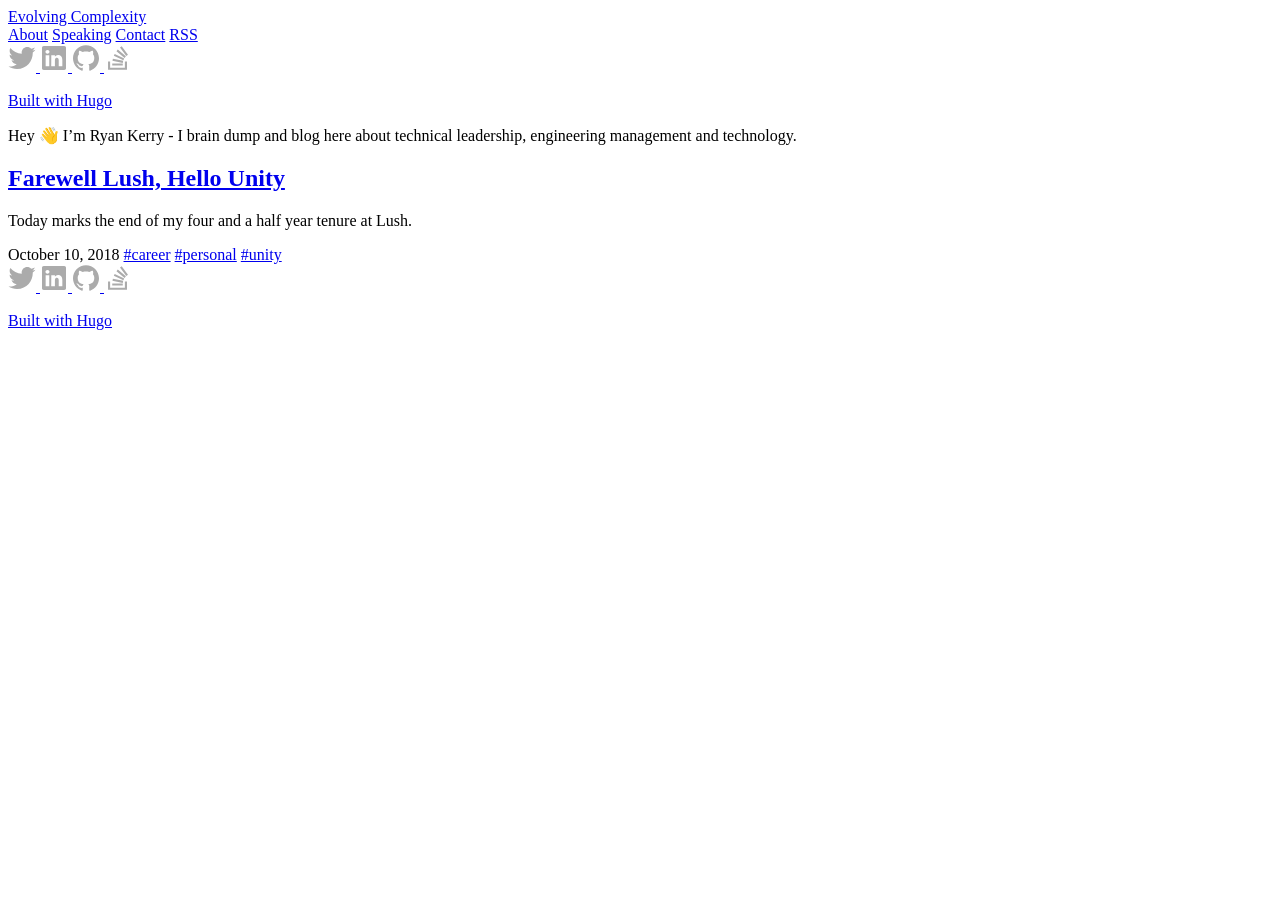
<file: public/index.html>
<!DOCTYPE html>

<html lang="en-gb">
    <head>
	<meta name="generator" content="Hugo 0.67.1" />
    <meta charset="utf-8">
    <meta http-equiv="X-UA-Compatible" content="IE=edge,chrome=1">
    <meta name="viewport" content="width=device-width, initial-scale=1">
    <meta name="format-detection" content="telephone=no"/>

    <title>Evolving Complexity</title>
    
    <link rel="apple-touch-icon" sizes="180x180" href="/apple-touch-icon.png">
    <link rel="icon" type="image/png" sizes="32x32" href="/favicon-32x32.png">
    <link rel="icon" type="image/png" sizes="16x16" href="/favicon-16x16.png">
    <link rel="manifest" href="/manifest.json">
    <link rel="mask-icon" href="/safari-pinned-tab.svg" color="#FF3DB4">
    <meta name="theme-color" content="#ffffff">

    
    
    
    <link rel="stylesheet" href="https://www.evolvingcomplexity.io/css/main.min.da79a1cb7ffb091d2905e61dc053c49d2a46ca201aaeb47b63f40385646463c5.css"/>

    
    
    

    
    
 
    
    <link rel="alternate" type="application/rss+xml" href="https://www.evolvingcomplexity.io/index.xml" title="Evolving Complexity" />
    
    
</head>
    <body>
        
<nav>
  <header>
    <div class="site-title">
        <a href="/">Evolving Complexity</a>
    </div>  
</header>
  <div class="nav-menu">
  
    <a class="color-link nav-link" href="/about/">About</a>
  
    <a class="color-link nav-link" href="/speaking/">Speaking</a>
  
    <a class="color-link nav-link" href="/contact/">Contact</a>
  
  <a class="color-link nav-link" href="https://www.evolvingcomplexity.io/index.xml" target="_blank" rel="noopener" type="application/rss+xml">RSS</a>
</div>
<footer class="footer">
	<div class="social-icons">
        

    

    
    <a class="social-icon" href="https://twitter.com/RyanKerry1" target="_blank" rel="noopener" title="Twitter">
        <svg width="28px" height="28px" viewBox="0 0 28 28" version="1.1" fill="#ABABAB" xmlns="https://www.w3.org/2000/svg" xmlns:xlink="https://www.w3.org/1999/xlink">
            <path d="M8.991284,24.971612 C19.180436,24.971612 24.752372,16.530224 24.752372,9.210524 C24.752372,8.970656 24.747512,8.731868 24.736496,8.494376 C25.818008,7.712564 26.758256,6.737 27.5,5.62622 C26.507372,6.067076 25.439252,6.364292 24.318752,6.498212 C25.462472,5.812628 26.340512,4.727444 26.754584,3.434036 C25.684088,4.068536 24.499004,4.53002 23.23724,4.778528 C22.226468,3.701876 20.786828,3.028388 19.193828,3.028388 C16.134404,3.028388 13.653536,5.509256 13.653536,8.567492 C13.653536,9.0023 13.702244,9.424904 13.797176,9.830552 C9.19346,9.599108 5.11106,7.39472 2.3792,4.04294 C1.903028,4.861364 1.629032,5.812628 1.629032,6.827072 C1.629032,8.74904 2.606972,10.445612 4.094024,11.438132 C3.185528,11.41016 2.331788,11.160464 1.585184,10.745096 C1.583888,10.768208 1.583888,10.791428 1.583888,10.815728 C1.583888,13.49888 3.493652,15.738584 6.028088,16.246508 C5.562932,16.373084 5.07326,16.44134 4.56782,16.44134 C4.210988,16.44134 3.863876,16.406024 3.526484,16.34144 C4.231724,18.542264 6.276596,20.143796 8.701412,20.18894 C6.805148,21.674696 4.416836,22.56008 1.821488,22.56008 C1.374476,22.56008 0.93362,22.534592 0.5,22.4834 C2.951708,24.054476 5.862524,24.971612 8.991284,24.971612"></path>
        </svg>
    </a>
    

    

    

    

    

    

    

    

    

    
    <a class="social-icon" href="https://www.linkedin.com/in/ryank90" target="_blank" rel="noopener" title="LinkedIn">
        <svg width="28px" height="28px" viewBox="0 0 28 28" version="1.1" fill="#ABABAB" xmlns="https://www.w3.org/2000/svg" xmlns:xlink="https://www.w3.org/1999/xlink">
            <path d="M2,3.654102 C2,2.69908141 2.79442509,1.92397846 3.77383592,1.92397846 L24.2261641,1.92397846 C25.2058917,1.92397846 26,2.69908141 26,3.654102 L26,24.3462148 C26,25.3015521 25.2058917,26.0760215 24.2261641,26.0760215 L3.77383592,26.0760215 C2.79442509,26.0760215 2,25.3015521 2,24.3465315 L2,3.65378524 L2,3.654102 Z M9.27526132,22.1415901 L9.27526132,11.2356668 L5.65030092,11.2356668 L5.65030092,22.1415901 L9.27557808,22.1415901 L9.27526132,22.1415901 Z M7.46341463,9.74691162 C8.72727273,9.74691162 9.51409566,8.90940767 9.51409566,7.86284447 C9.49033893,6.79252455 8.72727273,5.97846056 7.48748812,5.97846056 C6.24675325,5.97846056 5.43649034,6.79252455 5.43649034,7.86284447 C5.43649034,8.90940767 6.22299652,9.74691162 7.4396579,9.74691162 L7.46309788,9.74691162 L7.46341463,9.74691162 Z M11.2815965,22.1415901 L14.9062401,22.1415901 L14.9062401,16.0519481 C14.9062401,15.7263225 14.9299968,15.4000634 15.0256573,15.1675641 C15.2876148,14.5159962 15.8840672,13.8416218 16.8856509,13.8416218 C18.1970225,13.8416218 18.7218879,14.8416218 18.7218879,16.3078872 L18.7218879,22.1415901 L22.3465315,22.1415901 L22.3465315,15.8885017 C22.3465315,12.5388027 20.5584416,10.9800443 18.1735825,10.9800443 C16.2182452,10.9800443 15.3595185,12.072854 14.8824834,12.8172315 L14.9065569,12.8172315 L14.9065569,11.2359835 L11.2819132,11.2359835 C11.3291099,12.2591067 11.2815965,22.1419069 11.2815965,22.1419069 L11.2815965,22.1415901 Z"></path>
        </svg>
    </a>
    

    

    

    

    

    

    

    
    
    
    <a class="social-icon" href="https://github.com/Ryank90" target="_blank" rel="noopener" title="GitHub">
        <svg width="28px" height="28px" viewBox="0 0 28 28" version="1.1" fill="#ABABAB" xmlns="https://www.w3.org/2000/svg" xmlns:xlink="https://www.w3.org/1999/xlink">
            <path d="M13.9988029,1.32087331 C6.82105037,1.32087331 1,7.14112562 1,14.3212723 C1,20.0649109 4.72454649,24.9370678 9.89038951,26.6560892 C10.5408085,26.7757983 10.7778323,26.374374 10.7778323,26.0296121 C10.7778323,25.7215609 10.7666595,24.9035493 10.760275,23.8189856 C7.14426471,24.6042767 6.38131925,22.0760223 6.38131925,22.0760223 C5.78995672,20.5740732 4.93762853,20.1742451 4.93762853,20.1742451 C3.75729765,19.3682044 5.02701126,19.3841656 5.02701126,19.3841656 C6.33183953,19.4759425 7.01817121,20.7241085 7.01817121,20.7241085 C8.17775254,22.7104801 10.0611744,22.1366749 10.8017741,21.8038838 C10.919887,20.9643246 11.2558703,20.3913175 11.6269683,20.066507 C8.74038491,19.7385043 5.70536235,18.6228163 5.70536235,13.6413251 C5.70536235,12.2223743 6.21213051,11.0611968 7.04370914,10.1530044 C6.90963504,9.82420367 6.46351945,8.50181809 7.17139875,6.71256734 C7.17139875,6.71256734 8.26234691,6.36301702 10.7459099,8.04532771 C11.78259,7.75642995 12.8950858,7.61277914 14.000399,7.60719272 C15.1049142,7.61277914 16.2166119,7.75642995 17.2548881,8.04532771 C19.736855,6.36301702 20.8262071,6.71256734 20.8262071,6.71256734 C21.5356825,8.50181809 21.0895669,9.82420367 20.9562909,10.1530044 C21.7894656,11.0611968 22.2922435,12.2223743 22.2922435,13.6413251 C22.2922435,18.6355852 19.2524325,19.734514 16.3570705,20.0561322 C16.8231376,20.4575564 17.2389269,21.2508282 17.2389269,22.4638795 C17.2389269,24.2012564 17.2229657,25.603448 17.2229657,26.0296121 C17.2229657,26.3775663 17.4575954,26.7821827 18.116793,26.6552912 C23.2786458,24.9322794 27,20.0633148 27,14.3212723 C27,7.14112562 21.1789496,1.32087331 13.9988029,1.32087331"></path>
        </svg>
    </a>
    

    
    <a class="social-icon" href="https://stackoverflow.com/users/1556123/ryank" target="_blank" rel="noopener" title="Stack Overflow">
        <svg width="28px" height="28px" viewBox="0 0 28 28" version="1.1" fill="#ABABAB" xmlns="https://www.w3.org/2000/svg" xmlns:xlink="https://www.w3.org/1999/xlink">
            <path d="M20.8863636,23.7090909 L20.8863636,17.3818182 L22.9863636,17.3818182 L22.9863636,25.8090909 L4.03181818,25.8090909 L4.03181818,17.3818182 L6.13181818,17.3818182 L6.13181818,23.7090909 L20.8863636,23.7090909 Z M8.45,16.7818182 L8.88636364,14.7090909 L19.1954545,16.8636364 L18.7590909,18.9363636 L8.45,16.7818182 Z M9.81363636,11.8727273 L10.6863636,9.93636364 L20.2318182,14.4090909 L19.3590909,16.3181818 L9.81363636,11.8727273 Z M12.4590909,7.18181818 L13.7954545,5.57272727 L21.8954545,12.3090909 L20.5590909,13.9181818 L12.4590909,7.18181818 Z M17.6954545,2.19090909 L23.9681818,10.6454545 L22.2772727,11.9 L16.0045455,3.44545455 L17.6954545,2.19090909 Z M8.23181818,21.5818182 L8.23181818,19.4818182 L18.7590909,19.4818182 L18.7590909,21.5818182 L8.23181818,21.5818182 Z"></path>
        </svg>
    </a>
    
    
    

    

    

    

    

</div>




	<p><a href="https://gohugo.io" target="_blank" rel="noopener">Built with Hugo</a></p>

	<script src="https://www.evolvingcomplexity.io/js/main.min.fa5c2b23e07b5d9bfad267a52b4b24fdb053e6fb7524993383594926a3ac270c.js" integrity="sha256-+lwrI+B7XZv60melK0sk/bBT5vt1JJkzg1lJJqOsJww="></script>
</footer>
</nav>
        <div id="content" class="content-container">
        
<div class = "article-content">
        
        <div class="description">
            <p>Hey 👋 I&rsquo;m Ryan Kerry - I brain dump and blog here about technical leadership, engineering management and technology.</p>
        </div>
        
        
        
        
        <article>
            <h2>
                <a href="https://www.evolvingcomplexity.io/posts/farewell-lush-hello-unity/">
                    Farewell Lush, Hello Unity
                </a>
            </h2>
            <div><p>Today marks the end of my four and a half year tenure at Lush.</p></div>
            <div class="post-footer">
            <time>October 10, 2018</time>

            
            
                
                    <a class="tag" href="/tags/career">#career</a>
                
                    <a class="tag" href="/tags/personal">#personal</a>
                
                    <a class="tag" href="/tags/unity">#unity</a>
                
            
            </div> 
           
        </article>
        
    </div>
        
        <div class="paginator">
        
        
    </div>

        
        </div>
        <footer class="footer-mobile">
	<div class="social-icons">
        

    

    
    <a class="social-icon" href="https://twitter.com/RyanKerry1" target="_blank" rel="noopener" title="Twitter">
        <svg width="28px" height="28px" viewBox="0 0 28 28" version="1.1" fill="#ABABAB" xmlns="https://www.w3.org/2000/svg" xmlns:xlink="https://www.w3.org/1999/xlink">
            <path d="M8.991284,24.971612 C19.180436,24.971612 24.752372,16.530224 24.752372,9.210524 C24.752372,8.970656 24.747512,8.731868 24.736496,8.494376 C25.818008,7.712564 26.758256,6.737 27.5,5.62622 C26.507372,6.067076 25.439252,6.364292 24.318752,6.498212 C25.462472,5.812628 26.340512,4.727444 26.754584,3.434036 C25.684088,4.068536 24.499004,4.53002 23.23724,4.778528 C22.226468,3.701876 20.786828,3.028388 19.193828,3.028388 C16.134404,3.028388 13.653536,5.509256 13.653536,8.567492 C13.653536,9.0023 13.702244,9.424904 13.797176,9.830552 C9.19346,9.599108 5.11106,7.39472 2.3792,4.04294 C1.903028,4.861364 1.629032,5.812628 1.629032,6.827072 C1.629032,8.74904 2.606972,10.445612 4.094024,11.438132 C3.185528,11.41016 2.331788,11.160464 1.585184,10.745096 C1.583888,10.768208 1.583888,10.791428 1.583888,10.815728 C1.583888,13.49888 3.493652,15.738584 6.028088,16.246508 C5.562932,16.373084 5.07326,16.44134 4.56782,16.44134 C4.210988,16.44134 3.863876,16.406024 3.526484,16.34144 C4.231724,18.542264 6.276596,20.143796 8.701412,20.18894 C6.805148,21.674696 4.416836,22.56008 1.821488,22.56008 C1.374476,22.56008 0.93362,22.534592 0.5,22.4834 C2.951708,24.054476 5.862524,24.971612 8.991284,24.971612"></path>
        </svg>
    </a>
    

    

    

    

    

    

    

    

    

    
    <a class="social-icon" href="https://www.linkedin.com/in/ryank90" target="_blank" rel="noopener" title="LinkedIn">
        <svg width="28px" height="28px" viewBox="0 0 28 28" version="1.1" fill="#ABABAB" xmlns="https://www.w3.org/2000/svg" xmlns:xlink="https://www.w3.org/1999/xlink">
            <path d="M2,3.654102 C2,2.69908141 2.79442509,1.92397846 3.77383592,1.92397846 L24.2261641,1.92397846 C25.2058917,1.92397846 26,2.69908141 26,3.654102 L26,24.3462148 C26,25.3015521 25.2058917,26.0760215 24.2261641,26.0760215 L3.77383592,26.0760215 C2.79442509,26.0760215 2,25.3015521 2,24.3465315 L2,3.65378524 L2,3.654102 Z M9.27526132,22.1415901 L9.27526132,11.2356668 L5.65030092,11.2356668 L5.65030092,22.1415901 L9.27557808,22.1415901 L9.27526132,22.1415901 Z M7.46341463,9.74691162 C8.72727273,9.74691162 9.51409566,8.90940767 9.51409566,7.86284447 C9.49033893,6.79252455 8.72727273,5.97846056 7.48748812,5.97846056 C6.24675325,5.97846056 5.43649034,6.79252455 5.43649034,7.86284447 C5.43649034,8.90940767 6.22299652,9.74691162 7.4396579,9.74691162 L7.46309788,9.74691162 L7.46341463,9.74691162 Z M11.2815965,22.1415901 L14.9062401,22.1415901 L14.9062401,16.0519481 C14.9062401,15.7263225 14.9299968,15.4000634 15.0256573,15.1675641 C15.2876148,14.5159962 15.8840672,13.8416218 16.8856509,13.8416218 C18.1970225,13.8416218 18.7218879,14.8416218 18.7218879,16.3078872 L18.7218879,22.1415901 L22.3465315,22.1415901 L22.3465315,15.8885017 C22.3465315,12.5388027 20.5584416,10.9800443 18.1735825,10.9800443 C16.2182452,10.9800443 15.3595185,12.072854 14.8824834,12.8172315 L14.9065569,12.8172315 L14.9065569,11.2359835 L11.2819132,11.2359835 C11.3291099,12.2591067 11.2815965,22.1419069 11.2815965,22.1419069 L11.2815965,22.1415901 Z"></path>
        </svg>
    </a>
    

    

    

    

    

    

    

    
    
    
    <a class="social-icon" href="https://github.com/Ryank90" target="_blank" rel="noopener" title="GitHub">
        <svg width="28px" height="28px" viewBox="0 0 28 28" version="1.1" fill="#ABABAB" xmlns="https://www.w3.org/2000/svg" xmlns:xlink="https://www.w3.org/1999/xlink">
            <path d="M13.9988029,1.32087331 C6.82105037,1.32087331 1,7.14112562 1,14.3212723 C1,20.0649109 4.72454649,24.9370678 9.89038951,26.6560892 C10.5408085,26.7757983 10.7778323,26.374374 10.7778323,26.0296121 C10.7778323,25.7215609 10.7666595,24.9035493 10.760275,23.8189856 C7.14426471,24.6042767 6.38131925,22.0760223 6.38131925,22.0760223 C5.78995672,20.5740732 4.93762853,20.1742451 4.93762853,20.1742451 C3.75729765,19.3682044 5.02701126,19.3841656 5.02701126,19.3841656 C6.33183953,19.4759425 7.01817121,20.7241085 7.01817121,20.7241085 C8.17775254,22.7104801 10.0611744,22.1366749 10.8017741,21.8038838 C10.919887,20.9643246 11.2558703,20.3913175 11.6269683,20.066507 C8.74038491,19.7385043 5.70536235,18.6228163 5.70536235,13.6413251 C5.70536235,12.2223743 6.21213051,11.0611968 7.04370914,10.1530044 C6.90963504,9.82420367 6.46351945,8.50181809 7.17139875,6.71256734 C7.17139875,6.71256734 8.26234691,6.36301702 10.7459099,8.04532771 C11.78259,7.75642995 12.8950858,7.61277914 14.000399,7.60719272 C15.1049142,7.61277914 16.2166119,7.75642995 17.2548881,8.04532771 C19.736855,6.36301702 20.8262071,6.71256734 20.8262071,6.71256734 C21.5356825,8.50181809 21.0895669,9.82420367 20.9562909,10.1530044 C21.7894656,11.0611968 22.2922435,12.2223743 22.2922435,13.6413251 C22.2922435,18.6355852 19.2524325,19.734514 16.3570705,20.0561322 C16.8231376,20.4575564 17.2389269,21.2508282 17.2389269,22.4638795 C17.2389269,24.2012564 17.2229657,25.603448 17.2229657,26.0296121 C17.2229657,26.3775663 17.4575954,26.7821827 18.116793,26.6552912 C23.2786458,24.9322794 27,20.0633148 27,14.3212723 C27,7.14112562 21.1789496,1.32087331 13.9988029,1.32087331"></path>
        </svg>
    </a>
    

    
    <a class="social-icon" href="https://stackoverflow.com/users/1556123/ryank" target="_blank" rel="noopener" title="Stack Overflow">
        <svg width="28px" height="28px" viewBox="0 0 28 28" version="1.1" fill="#ABABAB" xmlns="https://www.w3.org/2000/svg" xmlns:xlink="https://www.w3.org/1999/xlink">
            <path d="M20.8863636,23.7090909 L20.8863636,17.3818182 L22.9863636,17.3818182 L22.9863636,25.8090909 L4.03181818,25.8090909 L4.03181818,17.3818182 L6.13181818,17.3818182 L6.13181818,23.7090909 L20.8863636,23.7090909 Z M8.45,16.7818182 L8.88636364,14.7090909 L19.1954545,16.8636364 L18.7590909,18.9363636 L8.45,16.7818182 Z M9.81363636,11.8727273 L10.6863636,9.93636364 L20.2318182,14.4090909 L19.3590909,16.3181818 L9.81363636,11.8727273 Z M12.4590909,7.18181818 L13.7954545,5.57272727 L21.8954545,12.3090909 L20.5590909,13.9181818 L12.4590909,7.18181818 Z M17.6954545,2.19090909 L23.9681818,10.6454545 L22.2772727,11.9 L16.0045455,3.44545455 L17.6954545,2.19090909 Z M8.23181818,21.5818182 L8.23181818,19.4818182 L18.7590909,19.4818182 L18.7590909,21.5818182 L8.23181818,21.5818182 Z"></path>
        </svg>
    </a>
    
    
    

    

    

    

    

</div>




	<div class="footer-mobile-links">
		<p><a href="https://gohugo.io" target="_blank" rel="noopener">Built with Hugo</a></p>
	</div>

	<script src="https://www.evolvingcomplexity.io/js/main.min.fa5c2b23e07b5d9bfad267a52b4b24fdb053e6fb7524993383594926a3ac270c.js" integrity="sha256-+lwrI+B7XZv60melK0sk/bBT5vt1JJkzg1lJJqOsJww="></script>
</footer>
    </body>
</html>
</file>
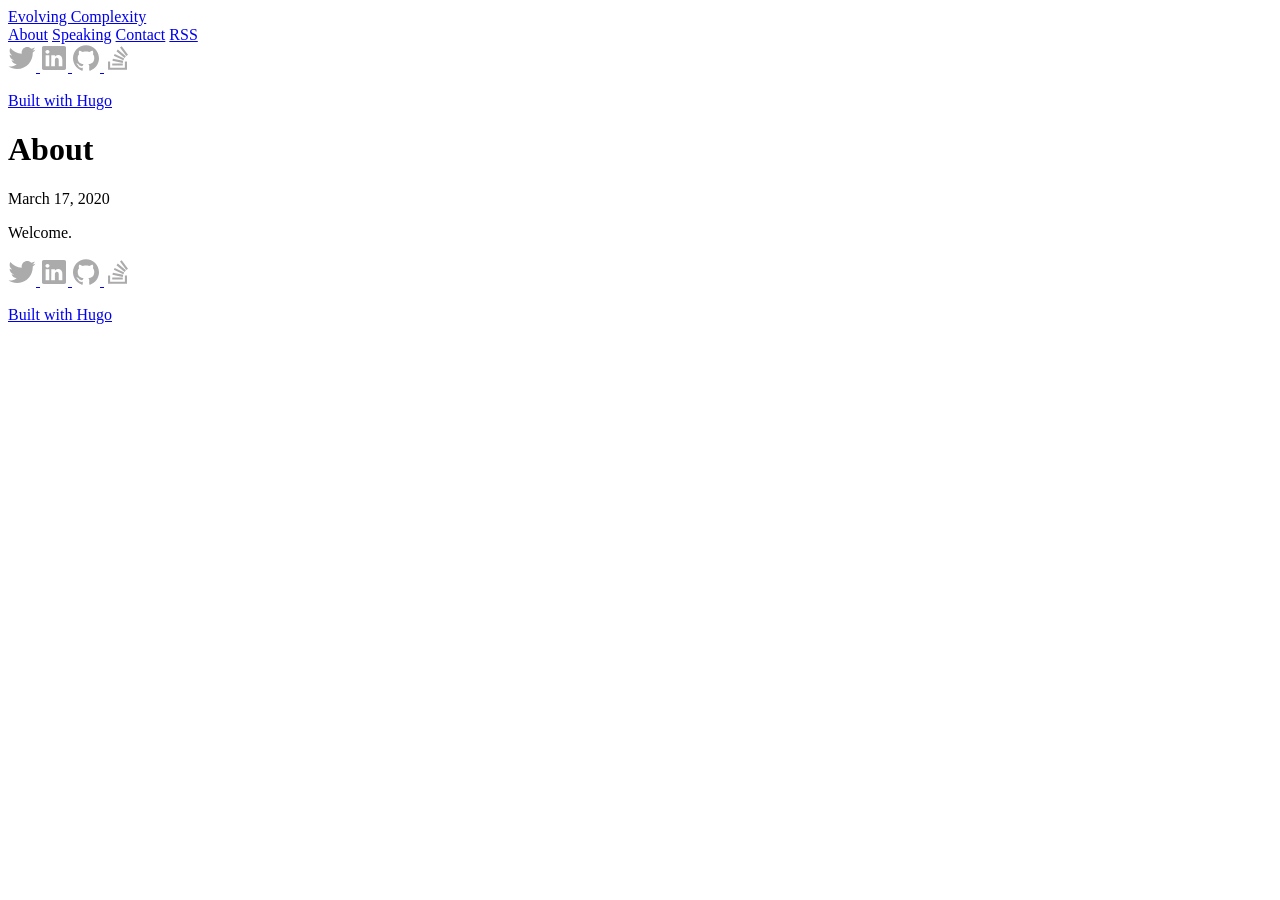
<file: public/about/index.html>
<!DOCTYPE html>

<html lang="en-gb">
    <head>
    <meta charset="utf-8">
    <meta http-equiv="X-UA-Compatible" content="IE=edge,chrome=1">
    <meta name="viewport" content="width=device-width, initial-scale=1">
    <meta name="format-detection" content="telephone=no"/>

    <title>Evolving Complexity</title>
    
    <link rel="apple-touch-icon" sizes="180x180" href="/apple-touch-icon.png">
    <link rel="icon" type="image/png" sizes="32x32" href="/favicon-32x32.png">
    <link rel="icon" type="image/png" sizes="16x16" href="/favicon-16x16.png">
    <link rel="manifest" href="/manifest.json">
    <link rel="mask-icon" href="/safari-pinned-tab.svg" color="#FF3DB4">
    <meta name="theme-color" content="#ffffff">

    
    
    
    <link rel="stylesheet" href="https://www.evolvingcomplexity.io/css/main.min.da79a1cb7ffb091d2905e61dc053c49d2a46ca201aaeb47b63f40385646463c5.css"/>

    
    
    

    
    
 
    
    
</head>
    <body>
        
<nav>
  <header>
    <div class="site-title">
        <a href="/">Evolving Complexity</a>
    </div>  
</header>
  <div class="nav-menu">
  
    <a class="color-link nav-link" href="/about/">About</a>
  
    <a class="color-link nav-link" href="/speaking/">Speaking</a>
  
    <a class="color-link nav-link" href="/contact/">Contact</a>
  
  <a class="color-link nav-link" href="https://www.evolvingcomplexity.io/index.xml" target="_blank" rel="noopener" type="application/rss+xml">RSS</a>
</div>
<footer class="footer">
	<div class="social-icons">
        

    

    
    <a class="social-icon" href="https://twitter.com/RyanKerry1" target="_blank" rel="noopener" title="Twitter">
        <svg width="28px" height="28px" viewBox="0 0 28 28" version="1.1" fill="#ABABAB" xmlns="https://www.w3.org/2000/svg" xmlns:xlink="https://www.w3.org/1999/xlink">
            <path d="M8.991284,24.971612 C19.180436,24.971612 24.752372,16.530224 24.752372,9.210524 C24.752372,8.970656 24.747512,8.731868 24.736496,8.494376 C25.818008,7.712564 26.758256,6.737 27.5,5.62622 C26.507372,6.067076 25.439252,6.364292 24.318752,6.498212 C25.462472,5.812628 26.340512,4.727444 26.754584,3.434036 C25.684088,4.068536 24.499004,4.53002 23.23724,4.778528 C22.226468,3.701876 20.786828,3.028388 19.193828,3.028388 C16.134404,3.028388 13.653536,5.509256 13.653536,8.567492 C13.653536,9.0023 13.702244,9.424904 13.797176,9.830552 C9.19346,9.599108 5.11106,7.39472 2.3792,4.04294 C1.903028,4.861364 1.629032,5.812628 1.629032,6.827072 C1.629032,8.74904 2.606972,10.445612 4.094024,11.438132 C3.185528,11.41016 2.331788,11.160464 1.585184,10.745096 C1.583888,10.768208 1.583888,10.791428 1.583888,10.815728 C1.583888,13.49888 3.493652,15.738584 6.028088,16.246508 C5.562932,16.373084 5.07326,16.44134 4.56782,16.44134 C4.210988,16.44134 3.863876,16.406024 3.526484,16.34144 C4.231724,18.542264 6.276596,20.143796 8.701412,20.18894 C6.805148,21.674696 4.416836,22.56008 1.821488,22.56008 C1.374476,22.56008 0.93362,22.534592 0.5,22.4834 C2.951708,24.054476 5.862524,24.971612 8.991284,24.971612"></path>
        </svg>
    </a>
    

    

    

    

    

    

    

    

    

    
    <a class="social-icon" href="https://www.linkedin.com/in/ryank90" target="_blank" rel="noopener" title="LinkedIn">
        <svg width="28px" height="28px" viewBox="0 0 28 28" version="1.1" fill="#ABABAB" xmlns="https://www.w3.org/2000/svg" xmlns:xlink="https://www.w3.org/1999/xlink">
            <path d="M2,3.654102 C2,2.69908141 2.79442509,1.92397846 3.77383592,1.92397846 L24.2261641,1.92397846 C25.2058917,1.92397846 26,2.69908141 26,3.654102 L26,24.3462148 C26,25.3015521 25.2058917,26.0760215 24.2261641,26.0760215 L3.77383592,26.0760215 C2.79442509,26.0760215 2,25.3015521 2,24.3465315 L2,3.65378524 L2,3.654102 Z M9.27526132,22.1415901 L9.27526132,11.2356668 L5.65030092,11.2356668 L5.65030092,22.1415901 L9.27557808,22.1415901 L9.27526132,22.1415901 Z M7.46341463,9.74691162 C8.72727273,9.74691162 9.51409566,8.90940767 9.51409566,7.86284447 C9.49033893,6.79252455 8.72727273,5.97846056 7.48748812,5.97846056 C6.24675325,5.97846056 5.43649034,6.79252455 5.43649034,7.86284447 C5.43649034,8.90940767 6.22299652,9.74691162 7.4396579,9.74691162 L7.46309788,9.74691162 L7.46341463,9.74691162 Z M11.2815965,22.1415901 L14.9062401,22.1415901 L14.9062401,16.0519481 C14.9062401,15.7263225 14.9299968,15.4000634 15.0256573,15.1675641 C15.2876148,14.5159962 15.8840672,13.8416218 16.8856509,13.8416218 C18.1970225,13.8416218 18.7218879,14.8416218 18.7218879,16.3078872 L18.7218879,22.1415901 L22.3465315,22.1415901 L22.3465315,15.8885017 C22.3465315,12.5388027 20.5584416,10.9800443 18.1735825,10.9800443 C16.2182452,10.9800443 15.3595185,12.072854 14.8824834,12.8172315 L14.9065569,12.8172315 L14.9065569,11.2359835 L11.2819132,11.2359835 C11.3291099,12.2591067 11.2815965,22.1419069 11.2815965,22.1419069 L11.2815965,22.1415901 Z"></path>
        </svg>
    </a>
    

    

    

    

    

    

    

    
    
    
    <a class="social-icon" href="https://github.com/Ryank90" target="_blank" rel="noopener" title="GitHub">
        <svg width="28px" height="28px" viewBox="0 0 28 28" version="1.1" fill="#ABABAB" xmlns="https://www.w3.org/2000/svg" xmlns:xlink="https://www.w3.org/1999/xlink">
            <path d="M13.9988029,1.32087331 C6.82105037,1.32087331 1,7.14112562 1,14.3212723 C1,20.0649109 4.72454649,24.9370678 9.89038951,26.6560892 C10.5408085,26.7757983 10.7778323,26.374374 10.7778323,26.0296121 C10.7778323,25.7215609 10.7666595,24.9035493 10.760275,23.8189856 C7.14426471,24.6042767 6.38131925,22.0760223 6.38131925,22.0760223 C5.78995672,20.5740732 4.93762853,20.1742451 4.93762853,20.1742451 C3.75729765,19.3682044 5.02701126,19.3841656 5.02701126,19.3841656 C6.33183953,19.4759425 7.01817121,20.7241085 7.01817121,20.7241085 C8.17775254,22.7104801 10.0611744,22.1366749 10.8017741,21.8038838 C10.919887,20.9643246 11.2558703,20.3913175 11.6269683,20.066507 C8.74038491,19.7385043 5.70536235,18.6228163 5.70536235,13.6413251 C5.70536235,12.2223743 6.21213051,11.0611968 7.04370914,10.1530044 C6.90963504,9.82420367 6.46351945,8.50181809 7.17139875,6.71256734 C7.17139875,6.71256734 8.26234691,6.36301702 10.7459099,8.04532771 C11.78259,7.75642995 12.8950858,7.61277914 14.000399,7.60719272 C15.1049142,7.61277914 16.2166119,7.75642995 17.2548881,8.04532771 C19.736855,6.36301702 20.8262071,6.71256734 20.8262071,6.71256734 C21.5356825,8.50181809 21.0895669,9.82420367 20.9562909,10.1530044 C21.7894656,11.0611968 22.2922435,12.2223743 22.2922435,13.6413251 C22.2922435,18.6355852 19.2524325,19.734514 16.3570705,20.0561322 C16.8231376,20.4575564 17.2389269,21.2508282 17.2389269,22.4638795 C17.2389269,24.2012564 17.2229657,25.603448 17.2229657,26.0296121 C17.2229657,26.3775663 17.4575954,26.7821827 18.116793,26.6552912 C23.2786458,24.9322794 27,20.0633148 27,14.3212723 C27,7.14112562 21.1789496,1.32087331 13.9988029,1.32087331"></path>
        </svg>
    </a>
    

    
    <a class="social-icon" href="https://stackoverflow.com/users/1556123/ryank" target="_blank" rel="noopener" title="Stack Overflow">
        <svg width="28px" height="28px" viewBox="0 0 28 28" version="1.1" fill="#ABABAB" xmlns="https://www.w3.org/2000/svg" xmlns:xlink="https://www.w3.org/1999/xlink">
            <path d="M20.8863636,23.7090909 L20.8863636,17.3818182 L22.9863636,17.3818182 L22.9863636,25.8090909 L4.03181818,25.8090909 L4.03181818,17.3818182 L6.13181818,17.3818182 L6.13181818,23.7090909 L20.8863636,23.7090909 Z M8.45,16.7818182 L8.88636364,14.7090909 L19.1954545,16.8636364 L18.7590909,18.9363636 L8.45,16.7818182 Z M9.81363636,11.8727273 L10.6863636,9.93636364 L20.2318182,14.4090909 L19.3590909,16.3181818 L9.81363636,11.8727273 Z M12.4590909,7.18181818 L13.7954545,5.57272727 L21.8954545,12.3090909 L20.5590909,13.9181818 L12.4590909,7.18181818 Z M17.6954545,2.19090909 L23.9681818,10.6454545 L22.2772727,11.9 L16.0045455,3.44545455 L17.6954545,2.19090909 Z M8.23181818,21.5818182 L8.23181818,19.4818182 L18.7590909,19.4818182 L18.7590909,21.5818182 L8.23181818,21.5818182 Z"></path>
        </svg>
    </a>
    
    
    

    

    

    

    

</div>




	<p><a href="https://gohugo.io" target="_blank" rel="noopener">Built with Hugo</a></p>

	<script src="https://www.evolvingcomplexity.io/js/main.min.fa5c2b23e07b5d9bfad267a52b4b24fdb053e6fb7524993383594926a3ac270c.js" integrity="sha256-+lwrI+B7XZv60melK0sk/bBT5vt1JJkzg1lJJqOsJww="></script>
</footer>
</nav>
        <div id="content" class="content-container">
        
<h1 class="post-title">About</h1>
    
    <time>March 17, 2020</time>
    
    <div>
        <p>
        <p>Welcome.</p>

        </p>
    </div>
    

    <div class="page-footer">
        
    </div>


        
        </div>
        <footer class="footer-mobile">
	<div class="social-icons">
        

    

    
    <a class="social-icon" href="https://twitter.com/RyanKerry1" target="_blank" rel="noopener" title="Twitter">
        <svg width="28px" height="28px" viewBox="0 0 28 28" version="1.1" fill="#ABABAB" xmlns="https://www.w3.org/2000/svg" xmlns:xlink="https://www.w3.org/1999/xlink">
            <path d="M8.991284,24.971612 C19.180436,24.971612 24.752372,16.530224 24.752372,9.210524 C24.752372,8.970656 24.747512,8.731868 24.736496,8.494376 C25.818008,7.712564 26.758256,6.737 27.5,5.62622 C26.507372,6.067076 25.439252,6.364292 24.318752,6.498212 C25.462472,5.812628 26.340512,4.727444 26.754584,3.434036 C25.684088,4.068536 24.499004,4.53002 23.23724,4.778528 C22.226468,3.701876 20.786828,3.028388 19.193828,3.028388 C16.134404,3.028388 13.653536,5.509256 13.653536,8.567492 C13.653536,9.0023 13.702244,9.424904 13.797176,9.830552 C9.19346,9.599108 5.11106,7.39472 2.3792,4.04294 C1.903028,4.861364 1.629032,5.812628 1.629032,6.827072 C1.629032,8.74904 2.606972,10.445612 4.094024,11.438132 C3.185528,11.41016 2.331788,11.160464 1.585184,10.745096 C1.583888,10.768208 1.583888,10.791428 1.583888,10.815728 C1.583888,13.49888 3.493652,15.738584 6.028088,16.246508 C5.562932,16.373084 5.07326,16.44134 4.56782,16.44134 C4.210988,16.44134 3.863876,16.406024 3.526484,16.34144 C4.231724,18.542264 6.276596,20.143796 8.701412,20.18894 C6.805148,21.674696 4.416836,22.56008 1.821488,22.56008 C1.374476,22.56008 0.93362,22.534592 0.5,22.4834 C2.951708,24.054476 5.862524,24.971612 8.991284,24.971612"></path>
        </svg>
    </a>
    

    

    

    

    

    

    

    

    

    
    <a class="social-icon" href="https://www.linkedin.com/in/ryank90" target="_blank" rel="noopener" title="LinkedIn">
        <svg width="28px" height="28px" viewBox="0 0 28 28" version="1.1" fill="#ABABAB" xmlns="https://www.w3.org/2000/svg" xmlns:xlink="https://www.w3.org/1999/xlink">
            <path d="M2,3.654102 C2,2.69908141 2.79442509,1.92397846 3.77383592,1.92397846 L24.2261641,1.92397846 C25.2058917,1.92397846 26,2.69908141 26,3.654102 L26,24.3462148 C26,25.3015521 25.2058917,26.0760215 24.2261641,26.0760215 L3.77383592,26.0760215 C2.79442509,26.0760215 2,25.3015521 2,24.3465315 L2,3.65378524 L2,3.654102 Z M9.27526132,22.1415901 L9.27526132,11.2356668 L5.65030092,11.2356668 L5.65030092,22.1415901 L9.27557808,22.1415901 L9.27526132,22.1415901 Z M7.46341463,9.74691162 C8.72727273,9.74691162 9.51409566,8.90940767 9.51409566,7.86284447 C9.49033893,6.79252455 8.72727273,5.97846056 7.48748812,5.97846056 C6.24675325,5.97846056 5.43649034,6.79252455 5.43649034,7.86284447 C5.43649034,8.90940767 6.22299652,9.74691162 7.4396579,9.74691162 L7.46309788,9.74691162 L7.46341463,9.74691162 Z M11.2815965,22.1415901 L14.9062401,22.1415901 L14.9062401,16.0519481 C14.9062401,15.7263225 14.9299968,15.4000634 15.0256573,15.1675641 C15.2876148,14.5159962 15.8840672,13.8416218 16.8856509,13.8416218 C18.1970225,13.8416218 18.7218879,14.8416218 18.7218879,16.3078872 L18.7218879,22.1415901 L22.3465315,22.1415901 L22.3465315,15.8885017 C22.3465315,12.5388027 20.5584416,10.9800443 18.1735825,10.9800443 C16.2182452,10.9800443 15.3595185,12.072854 14.8824834,12.8172315 L14.9065569,12.8172315 L14.9065569,11.2359835 L11.2819132,11.2359835 C11.3291099,12.2591067 11.2815965,22.1419069 11.2815965,22.1419069 L11.2815965,22.1415901 Z"></path>
        </svg>
    </a>
    

    

    

    

    

    

    

    
    
    
    <a class="social-icon" href="https://github.com/Ryank90" target="_blank" rel="noopener" title="GitHub">
        <svg width="28px" height="28px" viewBox="0 0 28 28" version="1.1" fill="#ABABAB" xmlns="https://www.w3.org/2000/svg" xmlns:xlink="https://www.w3.org/1999/xlink">
            <path d="M13.9988029,1.32087331 C6.82105037,1.32087331 1,7.14112562 1,14.3212723 C1,20.0649109 4.72454649,24.9370678 9.89038951,26.6560892 C10.5408085,26.7757983 10.7778323,26.374374 10.7778323,26.0296121 C10.7778323,25.7215609 10.7666595,24.9035493 10.760275,23.8189856 C7.14426471,24.6042767 6.38131925,22.0760223 6.38131925,22.0760223 C5.78995672,20.5740732 4.93762853,20.1742451 4.93762853,20.1742451 C3.75729765,19.3682044 5.02701126,19.3841656 5.02701126,19.3841656 C6.33183953,19.4759425 7.01817121,20.7241085 7.01817121,20.7241085 C8.17775254,22.7104801 10.0611744,22.1366749 10.8017741,21.8038838 C10.919887,20.9643246 11.2558703,20.3913175 11.6269683,20.066507 C8.74038491,19.7385043 5.70536235,18.6228163 5.70536235,13.6413251 C5.70536235,12.2223743 6.21213051,11.0611968 7.04370914,10.1530044 C6.90963504,9.82420367 6.46351945,8.50181809 7.17139875,6.71256734 C7.17139875,6.71256734 8.26234691,6.36301702 10.7459099,8.04532771 C11.78259,7.75642995 12.8950858,7.61277914 14.000399,7.60719272 C15.1049142,7.61277914 16.2166119,7.75642995 17.2548881,8.04532771 C19.736855,6.36301702 20.8262071,6.71256734 20.8262071,6.71256734 C21.5356825,8.50181809 21.0895669,9.82420367 20.9562909,10.1530044 C21.7894656,11.0611968 22.2922435,12.2223743 22.2922435,13.6413251 C22.2922435,18.6355852 19.2524325,19.734514 16.3570705,20.0561322 C16.8231376,20.4575564 17.2389269,21.2508282 17.2389269,22.4638795 C17.2389269,24.2012564 17.2229657,25.603448 17.2229657,26.0296121 C17.2229657,26.3775663 17.4575954,26.7821827 18.116793,26.6552912 C23.2786458,24.9322794 27,20.0633148 27,14.3212723 C27,7.14112562 21.1789496,1.32087331 13.9988029,1.32087331"></path>
        </svg>
    </a>
    

    
    <a class="social-icon" href="https://stackoverflow.com/users/1556123/ryank" target="_blank" rel="noopener" title="Stack Overflow">
        <svg width="28px" height="28px" viewBox="0 0 28 28" version="1.1" fill="#ABABAB" xmlns="https://www.w3.org/2000/svg" xmlns:xlink="https://www.w3.org/1999/xlink">
            <path d="M20.8863636,23.7090909 L20.8863636,17.3818182 L22.9863636,17.3818182 L22.9863636,25.8090909 L4.03181818,25.8090909 L4.03181818,17.3818182 L6.13181818,17.3818182 L6.13181818,23.7090909 L20.8863636,23.7090909 Z M8.45,16.7818182 L8.88636364,14.7090909 L19.1954545,16.8636364 L18.7590909,18.9363636 L8.45,16.7818182 Z M9.81363636,11.8727273 L10.6863636,9.93636364 L20.2318182,14.4090909 L19.3590909,16.3181818 L9.81363636,11.8727273 Z M12.4590909,7.18181818 L13.7954545,5.57272727 L21.8954545,12.3090909 L20.5590909,13.9181818 L12.4590909,7.18181818 Z M17.6954545,2.19090909 L23.9681818,10.6454545 L22.2772727,11.9 L16.0045455,3.44545455 L17.6954545,2.19090909 Z M8.23181818,21.5818182 L8.23181818,19.4818182 L18.7590909,19.4818182 L18.7590909,21.5818182 L8.23181818,21.5818182 Z"></path>
        </svg>
    </a>
    
    
    

    

    

    

    

</div>




	<div class="footer-mobile-links">
		<p><a href="https://gohugo.io" target="_blank" rel="noopener">Built with Hugo</a></p>
	</div>

	<script src="https://www.evolvingcomplexity.io/js/main.min.fa5c2b23e07b5d9bfad267a52b4b24fdb053e6fb7524993383594926a3ac270c.js" integrity="sha256-+lwrI+B7XZv60melK0sk/bBT5vt1JJkzg1lJJqOsJww="></script>
</footer>
    </body>
</html>
</file>
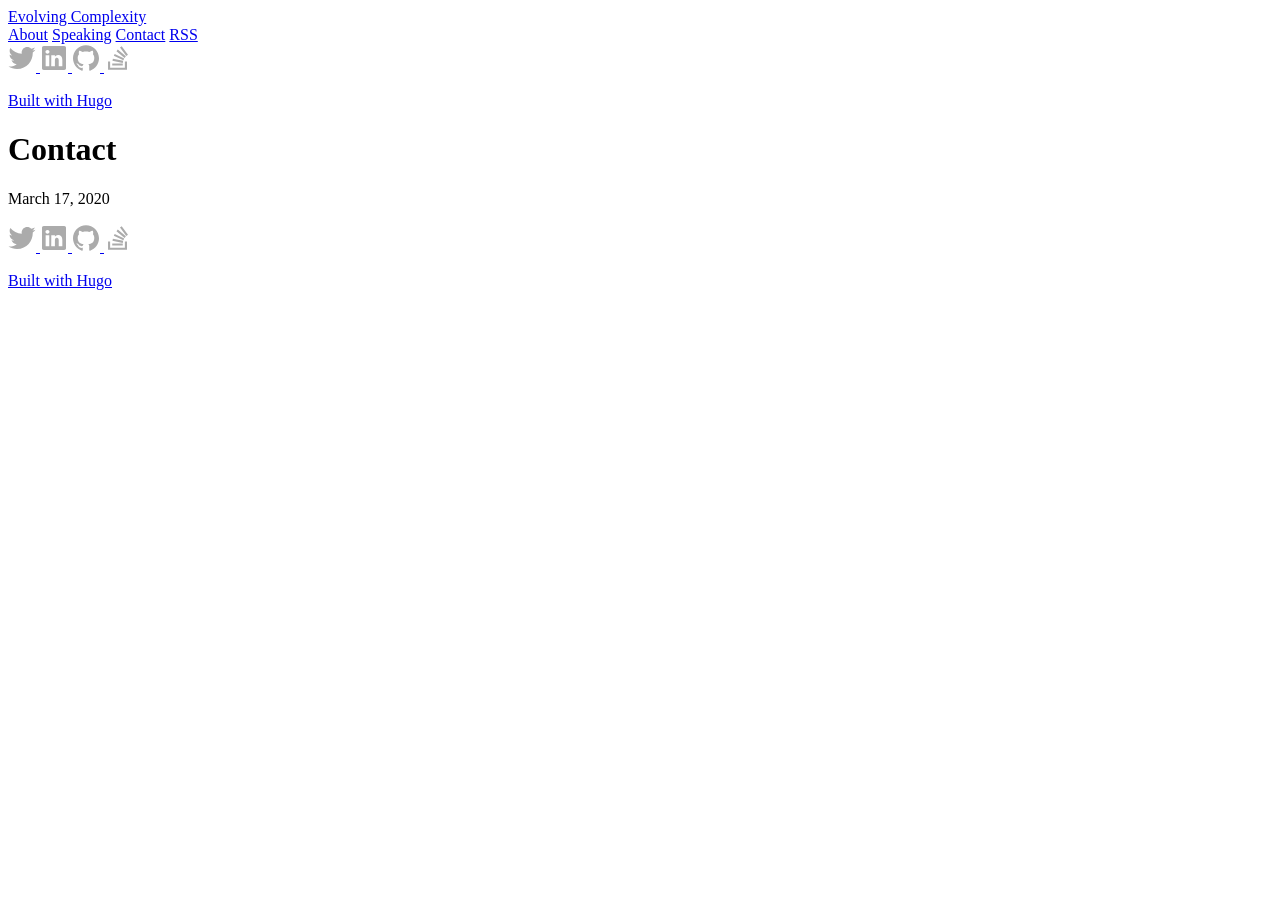
<file: public/contact/index.html>
<!DOCTYPE html>

<html lang="en-gb">
    <head>
    <meta charset="utf-8">
    <meta http-equiv="X-UA-Compatible" content="IE=edge,chrome=1">
    <meta name="viewport" content="width=device-width, initial-scale=1">
    <meta name="format-detection" content="telephone=no"/>

    <title>Evolving Complexity</title>
    
    <link rel="apple-touch-icon" sizes="180x180" href="/apple-touch-icon.png">
    <link rel="icon" type="image/png" sizes="32x32" href="/favicon-32x32.png">
    <link rel="icon" type="image/png" sizes="16x16" href="/favicon-16x16.png">
    <link rel="manifest" href="/manifest.json">
    <link rel="mask-icon" href="/safari-pinned-tab.svg" color="#FF3DB4">
    <meta name="theme-color" content="#ffffff">

    
    
    
    <link rel="stylesheet" href="https://www.evolvingcomplexity.io/css/main.min.da79a1cb7ffb091d2905e61dc053c49d2a46ca201aaeb47b63f40385646463c5.css"/>

    
    
    

    
    
 
    
    
</head>
    <body>
        
<nav>
  <header>
    <div class="site-title">
        <a href="/">Evolving Complexity</a>
    </div>  
</header>
  <div class="nav-menu">
  
    <a class="color-link nav-link" href="/about/">About</a>
  
    <a class="color-link nav-link" href="/speaking/">Speaking</a>
  
    <a class="color-link nav-link" href="/contact/">Contact</a>
  
  <a class="color-link nav-link" href="https://www.evolvingcomplexity.io/index.xml" target="_blank" rel="noopener" type="application/rss+xml">RSS</a>
</div>
<footer class="footer">
	<div class="social-icons">
        

    

    
    <a class="social-icon" href="https://twitter.com/RyanKerry1" target="_blank" rel="noopener" title="Twitter">
        <svg width="28px" height="28px" viewBox="0 0 28 28" version="1.1" fill="#ABABAB" xmlns="https://www.w3.org/2000/svg" xmlns:xlink="https://www.w3.org/1999/xlink">
            <path d="M8.991284,24.971612 C19.180436,24.971612 24.752372,16.530224 24.752372,9.210524 C24.752372,8.970656 24.747512,8.731868 24.736496,8.494376 C25.818008,7.712564 26.758256,6.737 27.5,5.62622 C26.507372,6.067076 25.439252,6.364292 24.318752,6.498212 C25.462472,5.812628 26.340512,4.727444 26.754584,3.434036 C25.684088,4.068536 24.499004,4.53002 23.23724,4.778528 C22.226468,3.701876 20.786828,3.028388 19.193828,3.028388 C16.134404,3.028388 13.653536,5.509256 13.653536,8.567492 C13.653536,9.0023 13.702244,9.424904 13.797176,9.830552 C9.19346,9.599108 5.11106,7.39472 2.3792,4.04294 C1.903028,4.861364 1.629032,5.812628 1.629032,6.827072 C1.629032,8.74904 2.606972,10.445612 4.094024,11.438132 C3.185528,11.41016 2.331788,11.160464 1.585184,10.745096 C1.583888,10.768208 1.583888,10.791428 1.583888,10.815728 C1.583888,13.49888 3.493652,15.738584 6.028088,16.246508 C5.562932,16.373084 5.07326,16.44134 4.56782,16.44134 C4.210988,16.44134 3.863876,16.406024 3.526484,16.34144 C4.231724,18.542264 6.276596,20.143796 8.701412,20.18894 C6.805148,21.674696 4.416836,22.56008 1.821488,22.56008 C1.374476,22.56008 0.93362,22.534592 0.5,22.4834 C2.951708,24.054476 5.862524,24.971612 8.991284,24.971612"></path>
        </svg>
    </a>
    

    

    

    

    

    

    

    

    

    
    <a class="social-icon" href="https://www.linkedin.com/in/ryank90" target="_blank" rel="noopener" title="LinkedIn">
        <svg width="28px" height="28px" viewBox="0 0 28 28" version="1.1" fill="#ABABAB" xmlns="https://www.w3.org/2000/svg" xmlns:xlink="https://www.w3.org/1999/xlink">
            <path d="M2,3.654102 C2,2.69908141 2.79442509,1.92397846 3.77383592,1.92397846 L24.2261641,1.92397846 C25.2058917,1.92397846 26,2.69908141 26,3.654102 L26,24.3462148 C26,25.3015521 25.2058917,26.0760215 24.2261641,26.0760215 L3.77383592,26.0760215 C2.79442509,26.0760215 2,25.3015521 2,24.3465315 L2,3.65378524 L2,3.654102 Z M9.27526132,22.1415901 L9.27526132,11.2356668 L5.65030092,11.2356668 L5.65030092,22.1415901 L9.27557808,22.1415901 L9.27526132,22.1415901 Z M7.46341463,9.74691162 C8.72727273,9.74691162 9.51409566,8.90940767 9.51409566,7.86284447 C9.49033893,6.79252455 8.72727273,5.97846056 7.48748812,5.97846056 C6.24675325,5.97846056 5.43649034,6.79252455 5.43649034,7.86284447 C5.43649034,8.90940767 6.22299652,9.74691162 7.4396579,9.74691162 L7.46309788,9.74691162 L7.46341463,9.74691162 Z M11.2815965,22.1415901 L14.9062401,22.1415901 L14.9062401,16.0519481 C14.9062401,15.7263225 14.9299968,15.4000634 15.0256573,15.1675641 C15.2876148,14.5159962 15.8840672,13.8416218 16.8856509,13.8416218 C18.1970225,13.8416218 18.7218879,14.8416218 18.7218879,16.3078872 L18.7218879,22.1415901 L22.3465315,22.1415901 L22.3465315,15.8885017 C22.3465315,12.5388027 20.5584416,10.9800443 18.1735825,10.9800443 C16.2182452,10.9800443 15.3595185,12.072854 14.8824834,12.8172315 L14.9065569,12.8172315 L14.9065569,11.2359835 L11.2819132,11.2359835 C11.3291099,12.2591067 11.2815965,22.1419069 11.2815965,22.1419069 L11.2815965,22.1415901 Z"></path>
        </svg>
    </a>
    

    

    

    

    

    

    

    
    
    
    <a class="social-icon" href="https://github.com/Ryank90" target="_blank" rel="noopener" title="GitHub">
        <svg width="28px" height="28px" viewBox="0 0 28 28" version="1.1" fill="#ABABAB" xmlns="https://www.w3.org/2000/svg" xmlns:xlink="https://www.w3.org/1999/xlink">
            <path d="M13.9988029,1.32087331 C6.82105037,1.32087331 1,7.14112562 1,14.3212723 C1,20.0649109 4.72454649,24.9370678 9.89038951,26.6560892 C10.5408085,26.7757983 10.7778323,26.374374 10.7778323,26.0296121 C10.7778323,25.7215609 10.7666595,24.9035493 10.760275,23.8189856 C7.14426471,24.6042767 6.38131925,22.0760223 6.38131925,22.0760223 C5.78995672,20.5740732 4.93762853,20.1742451 4.93762853,20.1742451 C3.75729765,19.3682044 5.02701126,19.3841656 5.02701126,19.3841656 C6.33183953,19.4759425 7.01817121,20.7241085 7.01817121,20.7241085 C8.17775254,22.7104801 10.0611744,22.1366749 10.8017741,21.8038838 C10.919887,20.9643246 11.2558703,20.3913175 11.6269683,20.066507 C8.74038491,19.7385043 5.70536235,18.6228163 5.70536235,13.6413251 C5.70536235,12.2223743 6.21213051,11.0611968 7.04370914,10.1530044 C6.90963504,9.82420367 6.46351945,8.50181809 7.17139875,6.71256734 C7.17139875,6.71256734 8.26234691,6.36301702 10.7459099,8.04532771 C11.78259,7.75642995 12.8950858,7.61277914 14.000399,7.60719272 C15.1049142,7.61277914 16.2166119,7.75642995 17.2548881,8.04532771 C19.736855,6.36301702 20.8262071,6.71256734 20.8262071,6.71256734 C21.5356825,8.50181809 21.0895669,9.82420367 20.9562909,10.1530044 C21.7894656,11.0611968 22.2922435,12.2223743 22.2922435,13.6413251 C22.2922435,18.6355852 19.2524325,19.734514 16.3570705,20.0561322 C16.8231376,20.4575564 17.2389269,21.2508282 17.2389269,22.4638795 C17.2389269,24.2012564 17.2229657,25.603448 17.2229657,26.0296121 C17.2229657,26.3775663 17.4575954,26.7821827 18.116793,26.6552912 C23.2786458,24.9322794 27,20.0633148 27,14.3212723 C27,7.14112562 21.1789496,1.32087331 13.9988029,1.32087331"></path>
        </svg>
    </a>
    

    
    <a class="social-icon" href="https://stackoverflow.com/users/1556123/ryank" target="_blank" rel="noopener" title="Stack Overflow">
        <svg width="28px" height="28px" viewBox="0 0 28 28" version="1.1" fill="#ABABAB" xmlns="https://www.w3.org/2000/svg" xmlns:xlink="https://www.w3.org/1999/xlink">
            <path d="M20.8863636,23.7090909 L20.8863636,17.3818182 L22.9863636,17.3818182 L22.9863636,25.8090909 L4.03181818,25.8090909 L4.03181818,17.3818182 L6.13181818,17.3818182 L6.13181818,23.7090909 L20.8863636,23.7090909 Z M8.45,16.7818182 L8.88636364,14.7090909 L19.1954545,16.8636364 L18.7590909,18.9363636 L8.45,16.7818182 Z M9.81363636,11.8727273 L10.6863636,9.93636364 L20.2318182,14.4090909 L19.3590909,16.3181818 L9.81363636,11.8727273 Z M12.4590909,7.18181818 L13.7954545,5.57272727 L21.8954545,12.3090909 L20.5590909,13.9181818 L12.4590909,7.18181818 Z M17.6954545,2.19090909 L23.9681818,10.6454545 L22.2772727,11.9 L16.0045455,3.44545455 L17.6954545,2.19090909 Z M8.23181818,21.5818182 L8.23181818,19.4818182 L18.7590909,19.4818182 L18.7590909,21.5818182 L8.23181818,21.5818182 Z"></path>
        </svg>
    </a>
    
    
    

    

    

    

    

</div>




	<p><a href="https://gohugo.io" target="_blank" rel="noopener">Built with Hugo</a></p>

	<script src="https://www.evolvingcomplexity.io/js/main.min.fa5c2b23e07b5d9bfad267a52b4b24fdb053e6fb7524993383594926a3ac270c.js" integrity="sha256-+lwrI+B7XZv60melK0sk/bBT5vt1JJkzg1lJJqOsJww="></script>
</footer>
</nav>
        <div id="content" class="content-container">
        
<h1 class="post-title">Contact</h1>
    
    <time>March 17, 2020</time>
    
    <div>
        <p>
        
        </p>
    </div>
    

    <div class="page-footer">
        
    </div>


        
        </div>
        <footer class="footer-mobile">
	<div class="social-icons">
        

    

    
    <a class="social-icon" href="https://twitter.com/RyanKerry1" target="_blank" rel="noopener" title="Twitter">
        <svg width="28px" height="28px" viewBox="0 0 28 28" version="1.1" fill="#ABABAB" xmlns="https://www.w3.org/2000/svg" xmlns:xlink="https://www.w3.org/1999/xlink">
            <path d="M8.991284,24.971612 C19.180436,24.971612 24.752372,16.530224 24.752372,9.210524 C24.752372,8.970656 24.747512,8.731868 24.736496,8.494376 C25.818008,7.712564 26.758256,6.737 27.5,5.62622 C26.507372,6.067076 25.439252,6.364292 24.318752,6.498212 C25.462472,5.812628 26.340512,4.727444 26.754584,3.434036 C25.684088,4.068536 24.499004,4.53002 23.23724,4.778528 C22.226468,3.701876 20.786828,3.028388 19.193828,3.028388 C16.134404,3.028388 13.653536,5.509256 13.653536,8.567492 C13.653536,9.0023 13.702244,9.424904 13.797176,9.830552 C9.19346,9.599108 5.11106,7.39472 2.3792,4.04294 C1.903028,4.861364 1.629032,5.812628 1.629032,6.827072 C1.629032,8.74904 2.606972,10.445612 4.094024,11.438132 C3.185528,11.41016 2.331788,11.160464 1.585184,10.745096 C1.583888,10.768208 1.583888,10.791428 1.583888,10.815728 C1.583888,13.49888 3.493652,15.738584 6.028088,16.246508 C5.562932,16.373084 5.07326,16.44134 4.56782,16.44134 C4.210988,16.44134 3.863876,16.406024 3.526484,16.34144 C4.231724,18.542264 6.276596,20.143796 8.701412,20.18894 C6.805148,21.674696 4.416836,22.56008 1.821488,22.56008 C1.374476,22.56008 0.93362,22.534592 0.5,22.4834 C2.951708,24.054476 5.862524,24.971612 8.991284,24.971612"></path>
        </svg>
    </a>
    

    

    

    

    

    

    

    

    

    
    <a class="social-icon" href="https://www.linkedin.com/in/ryank90" target="_blank" rel="noopener" title="LinkedIn">
        <svg width="28px" height="28px" viewBox="0 0 28 28" version="1.1" fill="#ABABAB" xmlns="https://www.w3.org/2000/svg" xmlns:xlink="https://www.w3.org/1999/xlink">
            <path d="M2,3.654102 C2,2.69908141 2.79442509,1.92397846 3.77383592,1.92397846 L24.2261641,1.92397846 C25.2058917,1.92397846 26,2.69908141 26,3.654102 L26,24.3462148 C26,25.3015521 25.2058917,26.0760215 24.2261641,26.0760215 L3.77383592,26.0760215 C2.79442509,26.0760215 2,25.3015521 2,24.3465315 L2,3.65378524 L2,3.654102 Z M9.27526132,22.1415901 L9.27526132,11.2356668 L5.65030092,11.2356668 L5.65030092,22.1415901 L9.27557808,22.1415901 L9.27526132,22.1415901 Z M7.46341463,9.74691162 C8.72727273,9.74691162 9.51409566,8.90940767 9.51409566,7.86284447 C9.49033893,6.79252455 8.72727273,5.97846056 7.48748812,5.97846056 C6.24675325,5.97846056 5.43649034,6.79252455 5.43649034,7.86284447 C5.43649034,8.90940767 6.22299652,9.74691162 7.4396579,9.74691162 L7.46309788,9.74691162 L7.46341463,9.74691162 Z M11.2815965,22.1415901 L14.9062401,22.1415901 L14.9062401,16.0519481 C14.9062401,15.7263225 14.9299968,15.4000634 15.0256573,15.1675641 C15.2876148,14.5159962 15.8840672,13.8416218 16.8856509,13.8416218 C18.1970225,13.8416218 18.7218879,14.8416218 18.7218879,16.3078872 L18.7218879,22.1415901 L22.3465315,22.1415901 L22.3465315,15.8885017 C22.3465315,12.5388027 20.5584416,10.9800443 18.1735825,10.9800443 C16.2182452,10.9800443 15.3595185,12.072854 14.8824834,12.8172315 L14.9065569,12.8172315 L14.9065569,11.2359835 L11.2819132,11.2359835 C11.3291099,12.2591067 11.2815965,22.1419069 11.2815965,22.1419069 L11.2815965,22.1415901 Z"></path>
        </svg>
    </a>
    

    

    

    

    

    

    

    
    
    
    <a class="social-icon" href="https://github.com/Ryank90" target="_blank" rel="noopener" title="GitHub">
        <svg width="28px" height="28px" viewBox="0 0 28 28" version="1.1" fill="#ABABAB" xmlns="https://www.w3.org/2000/svg" xmlns:xlink="https://www.w3.org/1999/xlink">
            <path d="M13.9988029,1.32087331 C6.82105037,1.32087331 1,7.14112562 1,14.3212723 C1,20.0649109 4.72454649,24.9370678 9.89038951,26.6560892 C10.5408085,26.7757983 10.7778323,26.374374 10.7778323,26.0296121 C10.7778323,25.7215609 10.7666595,24.9035493 10.760275,23.8189856 C7.14426471,24.6042767 6.38131925,22.0760223 6.38131925,22.0760223 C5.78995672,20.5740732 4.93762853,20.1742451 4.93762853,20.1742451 C3.75729765,19.3682044 5.02701126,19.3841656 5.02701126,19.3841656 C6.33183953,19.4759425 7.01817121,20.7241085 7.01817121,20.7241085 C8.17775254,22.7104801 10.0611744,22.1366749 10.8017741,21.8038838 C10.919887,20.9643246 11.2558703,20.3913175 11.6269683,20.066507 C8.74038491,19.7385043 5.70536235,18.6228163 5.70536235,13.6413251 C5.70536235,12.2223743 6.21213051,11.0611968 7.04370914,10.1530044 C6.90963504,9.82420367 6.46351945,8.50181809 7.17139875,6.71256734 C7.17139875,6.71256734 8.26234691,6.36301702 10.7459099,8.04532771 C11.78259,7.75642995 12.8950858,7.61277914 14.000399,7.60719272 C15.1049142,7.61277914 16.2166119,7.75642995 17.2548881,8.04532771 C19.736855,6.36301702 20.8262071,6.71256734 20.8262071,6.71256734 C21.5356825,8.50181809 21.0895669,9.82420367 20.9562909,10.1530044 C21.7894656,11.0611968 22.2922435,12.2223743 22.2922435,13.6413251 C22.2922435,18.6355852 19.2524325,19.734514 16.3570705,20.0561322 C16.8231376,20.4575564 17.2389269,21.2508282 17.2389269,22.4638795 C17.2389269,24.2012564 17.2229657,25.603448 17.2229657,26.0296121 C17.2229657,26.3775663 17.4575954,26.7821827 18.116793,26.6552912 C23.2786458,24.9322794 27,20.0633148 27,14.3212723 C27,7.14112562 21.1789496,1.32087331 13.9988029,1.32087331"></path>
        </svg>
    </a>
    

    
    <a class="social-icon" href="https://stackoverflow.com/users/1556123/ryank" target="_blank" rel="noopener" title="Stack Overflow">
        <svg width="28px" height="28px" viewBox="0 0 28 28" version="1.1" fill="#ABABAB" xmlns="https://www.w3.org/2000/svg" xmlns:xlink="https://www.w3.org/1999/xlink">
            <path d="M20.8863636,23.7090909 L20.8863636,17.3818182 L22.9863636,17.3818182 L22.9863636,25.8090909 L4.03181818,25.8090909 L4.03181818,17.3818182 L6.13181818,17.3818182 L6.13181818,23.7090909 L20.8863636,23.7090909 Z M8.45,16.7818182 L8.88636364,14.7090909 L19.1954545,16.8636364 L18.7590909,18.9363636 L8.45,16.7818182 Z M9.81363636,11.8727273 L10.6863636,9.93636364 L20.2318182,14.4090909 L19.3590909,16.3181818 L9.81363636,11.8727273 Z M12.4590909,7.18181818 L13.7954545,5.57272727 L21.8954545,12.3090909 L20.5590909,13.9181818 L12.4590909,7.18181818 Z M17.6954545,2.19090909 L23.9681818,10.6454545 L22.2772727,11.9 L16.0045455,3.44545455 L17.6954545,2.19090909 Z M8.23181818,21.5818182 L8.23181818,19.4818182 L18.7590909,19.4818182 L18.7590909,21.5818182 L8.23181818,21.5818182 Z"></path>
        </svg>
    </a>
    
    
    

    

    

    

    

</div>




	<div class="footer-mobile-links">
		<p><a href="https://gohugo.io" target="_blank" rel="noopener">Built with Hugo</a></p>
	</div>

	<script src="https://www.evolvingcomplexity.io/js/main.min.fa5c2b23e07b5d9bfad267a52b4b24fdb053e6fb7524993383594926a3ac270c.js" integrity="sha256-+lwrI+B7XZv60melK0sk/bBT5vt1JJkzg1lJJqOsJww="></script>
</footer>
    </body>
</html>
</file>
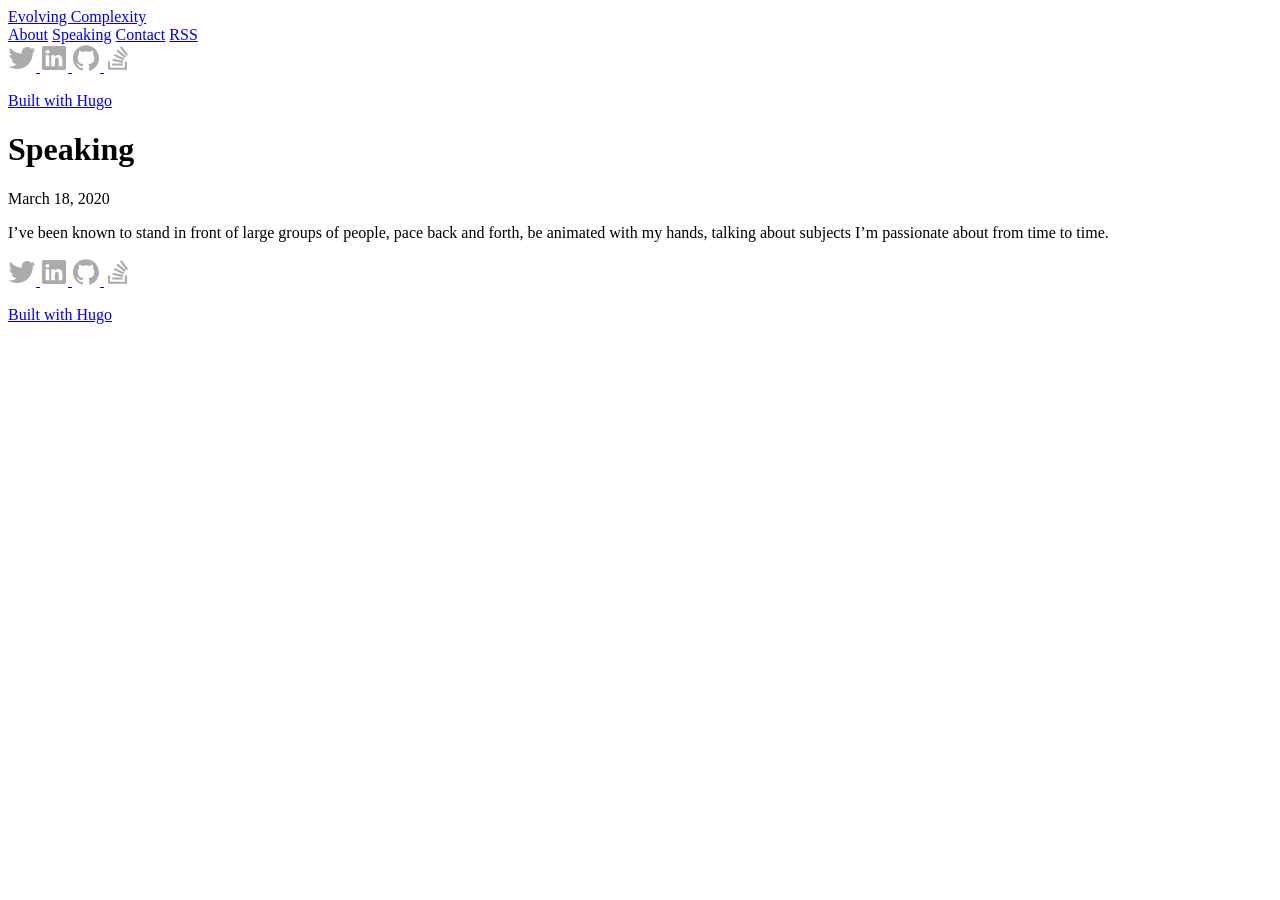
<file: public/speaking/index.html>
<!DOCTYPE html>

<html lang="en-gb">
    <head>
    <meta charset="utf-8">
    <meta http-equiv="X-UA-Compatible" content="IE=edge,chrome=1">
    <meta name="viewport" content="width=device-width, initial-scale=1">
    <meta name="format-detection" content="telephone=no"/>

    <title>Evolving Complexity</title>
    
    <link rel="apple-touch-icon" sizes="180x180" href="/apple-touch-icon.png">
    <link rel="icon" type="image/png" sizes="32x32" href="/favicon-32x32.png">
    <link rel="icon" type="image/png" sizes="16x16" href="/favicon-16x16.png">
    <link rel="manifest" href="/manifest.json">
    <link rel="mask-icon" href="/safari-pinned-tab.svg" color="#FF3DB4">
    <meta name="theme-color" content="#ffffff">

    
    
    
    <link rel="stylesheet" href="https://www.evolvingcomplexity.io/css/main.min.da79a1cb7ffb091d2905e61dc053c49d2a46ca201aaeb47b63f40385646463c5.css"/>

    
    
    

    
    
 
    
    
</head>
    <body>
        
<nav>
  <header>
    <div class="site-title">
        <a href="/">Evolving Complexity</a>
    </div>  
</header>
  <div class="nav-menu">
  
    <a class="color-link nav-link" href="/about/">About</a>
  
    <a class="color-link nav-link" href="/speaking/">Speaking</a>
  
    <a class="color-link nav-link" href="/contact/">Contact</a>
  
  <a class="color-link nav-link" href="https://www.evolvingcomplexity.io/index.xml" target="_blank" rel="noopener" type="application/rss+xml">RSS</a>
</div>
<footer class="footer">
	<div class="social-icons">
        

    

    
    <a class="social-icon" href="https://twitter.com/RyanKerry1" target="_blank" rel="noopener" title="Twitter">
        <svg width="28px" height="28px" viewBox="0 0 28 28" version="1.1" fill="#ABABAB" xmlns="https://www.w3.org/2000/svg" xmlns:xlink="https://www.w3.org/1999/xlink">
            <path d="M8.991284,24.971612 C19.180436,24.971612 24.752372,16.530224 24.752372,9.210524 C24.752372,8.970656 24.747512,8.731868 24.736496,8.494376 C25.818008,7.712564 26.758256,6.737 27.5,5.62622 C26.507372,6.067076 25.439252,6.364292 24.318752,6.498212 C25.462472,5.812628 26.340512,4.727444 26.754584,3.434036 C25.684088,4.068536 24.499004,4.53002 23.23724,4.778528 C22.226468,3.701876 20.786828,3.028388 19.193828,3.028388 C16.134404,3.028388 13.653536,5.509256 13.653536,8.567492 C13.653536,9.0023 13.702244,9.424904 13.797176,9.830552 C9.19346,9.599108 5.11106,7.39472 2.3792,4.04294 C1.903028,4.861364 1.629032,5.812628 1.629032,6.827072 C1.629032,8.74904 2.606972,10.445612 4.094024,11.438132 C3.185528,11.41016 2.331788,11.160464 1.585184,10.745096 C1.583888,10.768208 1.583888,10.791428 1.583888,10.815728 C1.583888,13.49888 3.493652,15.738584 6.028088,16.246508 C5.562932,16.373084 5.07326,16.44134 4.56782,16.44134 C4.210988,16.44134 3.863876,16.406024 3.526484,16.34144 C4.231724,18.542264 6.276596,20.143796 8.701412,20.18894 C6.805148,21.674696 4.416836,22.56008 1.821488,22.56008 C1.374476,22.56008 0.93362,22.534592 0.5,22.4834 C2.951708,24.054476 5.862524,24.971612 8.991284,24.971612"></path>
        </svg>
    </a>
    

    

    

    

    

    

    

    

    

    
    <a class="social-icon" href="https://www.linkedin.com/in/ryank90" target="_blank" rel="noopener" title="LinkedIn">
        <svg width="28px" height="28px" viewBox="0 0 28 28" version="1.1" fill="#ABABAB" xmlns="https://www.w3.org/2000/svg" xmlns:xlink="https://www.w3.org/1999/xlink">
            <path d="M2,3.654102 C2,2.69908141 2.79442509,1.92397846 3.77383592,1.92397846 L24.2261641,1.92397846 C25.2058917,1.92397846 26,2.69908141 26,3.654102 L26,24.3462148 C26,25.3015521 25.2058917,26.0760215 24.2261641,26.0760215 L3.77383592,26.0760215 C2.79442509,26.0760215 2,25.3015521 2,24.3465315 L2,3.65378524 L2,3.654102 Z M9.27526132,22.1415901 L9.27526132,11.2356668 L5.65030092,11.2356668 L5.65030092,22.1415901 L9.27557808,22.1415901 L9.27526132,22.1415901 Z M7.46341463,9.74691162 C8.72727273,9.74691162 9.51409566,8.90940767 9.51409566,7.86284447 C9.49033893,6.79252455 8.72727273,5.97846056 7.48748812,5.97846056 C6.24675325,5.97846056 5.43649034,6.79252455 5.43649034,7.86284447 C5.43649034,8.90940767 6.22299652,9.74691162 7.4396579,9.74691162 L7.46309788,9.74691162 L7.46341463,9.74691162 Z M11.2815965,22.1415901 L14.9062401,22.1415901 L14.9062401,16.0519481 C14.9062401,15.7263225 14.9299968,15.4000634 15.0256573,15.1675641 C15.2876148,14.5159962 15.8840672,13.8416218 16.8856509,13.8416218 C18.1970225,13.8416218 18.7218879,14.8416218 18.7218879,16.3078872 L18.7218879,22.1415901 L22.3465315,22.1415901 L22.3465315,15.8885017 C22.3465315,12.5388027 20.5584416,10.9800443 18.1735825,10.9800443 C16.2182452,10.9800443 15.3595185,12.072854 14.8824834,12.8172315 L14.9065569,12.8172315 L14.9065569,11.2359835 L11.2819132,11.2359835 C11.3291099,12.2591067 11.2815965,22.1419069 11.2815965,22.1419069 L11.2815965,22.1415901 Z"></path>
        </svg>
    </a>
    

    

    

    

    

    

    

    
    
    
    <a class="social-icon" href="https://github.com/Ryank90" target="_blank" rel="noopener" title="GitHub">
        <svg width="28px" height="28px" viewBox="0 0 28 28" version="1.1" fill="#ABABAB" xmlns="https://www.w3.org/2000/svg" xmlns:xlink="https://www.w3.org/1999/xlink">
            <path d="M13.9988029,1.32087331 C6.82105037,1.32087331 1,7.14112562 1,14.3212723 C1,20.0649109 4.72454649,24.9370678 9.89038951,26.6560892 C10.5408085,26.7757983 10.7778323,26.374374 10.7778323,26.0296121 C10.7778323,25.7215609 10.7666595,24.9035493 10.760275,23.8189856 C7.14426471,24.6042767 6.38131925,22.0760223 6.38131925,22.0760223 C5.78995672,20.5740732 4.93762853,20.1742451 4.93762853,20.1742451 C3.75729765,19.3682044 5.02701126,19.3841656 5.02701126,19.3841656 C6.33183953,19.4759425 7.01817121,20.7241085 7.01817121,20.7241085 C8.17775254,22.7104801 10.0611744,22.1366749 10.8017741,21.8038838 C10.919887,20.9643246 11.2558703,20.3913175 11.6269683,20.066507 C8.74038491,19.7385043 5.70536235,18.6228163 5.70536235,13.6413251 C5.70536235,12.2223743 6.21213051,11.0611968 7.04370914,10.1530044 C6.90963504,9.82420367 6.46351945,8.50181809 7.17139875,6.71256734 C7.17139875,6.71256734 8.26234691,6.36301702 10.7459099,8.04532771 C11.78259,7.75642995 12.8950858,7.61277914 14.000399,7.60719272 C15.1049142,7.61277914 16.2166119,7.75642995 17.2548881,8.04532771 C19.736855,6.36301702 20.8262071,6.71256734 20.8262071,6.71256734 C21.5356825,8.50181809 21.0895669,9.82420367 20.9562909,10.1530044 C21.7894656,11.0611968 22.2922435,12.2223743 22.2922435,13.6413251 C22.2922435,18.6355852 19.2524325,19.734514 16.3570705,20.0561322 C16.8231376,20.4575564 17.2389269,21.2508282 17.2389269,22.4638795 C17.2389269,24.2012564 17.2229657,25.603448 17.2229657,26.0296121 C17.2229657,26.3775663 17.4575954,26.7821827 18.116793,26.6552912 C23.2786458,24.9322794 27,20.0633148 27,14.3212723 C27,7.14112562 21.1789496,1.32087331 13.9988029,1.32087331"></path>
        </svg>
    </a>
    

    
    <a class="social-icon" href="https://stackoverflow.com/users/1556123/ryank" target="_blank" rel="noopener" title="Stack Overflow">
        <svg width="28px" height="28px" viewBox="0 0 28 28" version="1.1" fill="#ABABAB" xmlns="https://www.w3.org/2000/svg" xmlns:xlink="https://www.w3.org/1999/xlink">
            <path d="M20.8863636,23.7090909 L20.8863636,17.3818182 L22.9863636,17.3818182 L22.9863636,25.8090909 L4.03181818,25.8090909 L4.03181818,17.3818182 L6.13181818,17.3818182 L6.13181818,23.7090909 L20.8863636,23.7090909 Z M8.45,16.7818182 L8.88636364,14.7090909 L19.1954545,16.8636364 L18.7590909,18.9363636 L8.45,16.7818182 Z M9.81363636,11.8727273 L10.6863636,9.93636364 L20.2318182,14.4090909 L19.3590909,16.3181818 L9.81363636,11.8727273 Z M12.4590909,7.18181818 L13.7954545,5.57272727 L21.8954545,12.3090909 L20.5590909,13.9181818 L12.4590909,7.18181818 Z M17.6954545,2.19090909 L23.9681818,10.6454545 L22.2772727,11.9 L16.0045455,3.44545455 L17.6954545,2.19090909 Z M8.23181818,21.5818182 L8.23181818,19.4818182 L18.7590909,19.4818182 L18.7590909,21.5818182 L8.23181818,21.5818182 Z"></path>
        </svg>
    </a>
    
    
    

    

    

    

    

</div>




	<p><a href="https://gohugo.io" target="_blank" rel="noopener">Built with Hugo</a></p>

	<script src="https://www.evolvingcomplexity.io/js/main.min.fa5c2b23e07b5d9bfad267a52b4b24fdb053e6fb7524993383594926a3ac270c.js" integrity="sha256-+lwrI+B7XZv60melK0sk/bBT5vt1JJkzg1lJJqOsJww="></script>
</footer>
</nav>
        <div id="content" class="content-container">
        
<h1 class="post-title">Speaking</h1>
    
    <time>March 18, 2020</time>
    
    <div>
        <p>
        <p>I&rsquo;ve been known to stand in front of large groups of people, pace back and forth, be animated with my hands, talking about subjects I&rsquo;m passionate about from time to time.</p>

        </p>
    </div>
    

    <div class="page-footer">
        
    </div>


        
        </div>
        <footer class="footer-mobile">
	<div class="social-icons">
        

    

    
    <a class="social-icon" href="https://twitter.com/RyanKerry1" target="_blank" rel="noopener" title="Twitter">
        <svg width="28px" height="28px" viewBox="0 0 28 28" version="1.1" fill="#ABABAB" xmlns="https://www.w3.org/2000/svg" xmlns:xlink="https://www.w3.org/1999/xlink">
            <path d="M8.991284,24.971612 C19.180436,24.971612 24.752372,16.530224 24.752372,9.210524 C24.752372,8.970656 24.747512,8.731868 24.736496,8.494376 C25.818008,7.712564 26.758256,6.737 27.5,5.62622 C26.507372,6.067076 25.439252,6.364292 24.318752,6.498212 C25.462472,5.812628 26.340512,4.727444 26.754584,3.434036 C25.684088,4.068536 24.499004,4.53002 23.23724,4.778528 C22.226468,3.701876 20.786828,3.028388 19.193828,3.028388 C16.134404,3.028388 13.653536,5.509256 13.653536,8.567492 C13.653536,9.0023 13.702244,9.424904 13.797176,9.830552 C9.19346,9.599108 5.11106,7.39472 2.3792,4.04294 C1.903028,4.861364 1.629032,5.812628 1.629032,6.827072 C1.629032,8.74904 2.606972,10.445612 4.094024,11.438132 C3.185528,11.41016 2.331788,11.160464 1.585184,10.745096 C1.583888,10.768208 1.583888,10.791428 1.583888,10.815728 C1.583888,13.49888 3.493652,15.738584 6.028088,16.246508 C5.562932,16.373084 5.07326,16.44134 4.56782,16.44134 C4.210988,16.44134 3.863876,16.406024 3.526484,16.34144 C4.231724,18.542264 6.276596,20.143796 8.701412,20.18894 C6.805148,21.674696 4.416836,22.56008 1.821488,22.56008 C1.374476,22.56008 0.93362,22.534592 0.5,22.4834 C2.951708,24.054476 5.862524,24.971612 8.991284,24.971612"></path>
        </svg>
    </a>
    

    

    

    

    

    

    

    

    

    
    <a class="social-icon" href="https://www.linkedin.com/in/ryank90" target="_blank" rel="noopener" title="LinkedIn">
        <svg width="28px" height="28px" viewBox="0 0 28 28" version="1.1" fill="#ABABAB" xmlns="https://www.w3.org/2000/svg" xmlns:xlink="https://www.w3.org/1999/xlink">
            <path d="M2,3.654102 C2,2.69908141 2.79442509,1.92397846 3.77383592,1.92397846 L24.2261641,1.92397846 C25.2058917,1.92397846 26,2.69908141 26,3.654102 L26,24.3462148 C26,25.3015521 25.2058917,26.0760215 24.2261641,26.0760215 L3.77383592,26.0760215 C2.79442509,26.0760215 2,25.3015521 2,24.3465315 L2,3.65378524 L2,3.654102 Z M9.27526132,22.1415901 L9.27526132,11.2356668 L5.65030092,11.2356668 L5.65030092,22.1415901 L9.27557808,22.1415901 L9.27526132,22.1415901 Z M7.46341463,9.74691162 C8.72727273,9.74691162 9.51409566,8.90940767 9.51409566,7.86284447 C9.49033893,6.79252455 8.72727273,5.97846056 7.48748812,5.97846056 C6.24675325,5.97846056 5.43649034,6.79252455 5.43649034,7.86284447 C5.43649034,8.90940767 6.22299652,9.74691162 7.4396579,9.74691162 L7.46309788,9.74691162 L7.46341463,9.74691162 Z M11.2815965,22.1415901 L14.9062401,22.1415901 L14.9062401,16.0519481 C14.9062401,15.7263225 14.9299968,15.4000634 15.0256573,15.1675641 C15.2876148,14.5159962 15.8840672,13.8416218 16.8856509,13.8416218 C18.1970225,13.8416218 18.7218879,14.8416218 18.7218879,16.3078872 L18.7218879,22.1415901 L22.3465315,22.1415901 L22.3465315,15.8885017 C22.3465315,12.5388027 20.5584416,10.9800443 18.1735825,10.9800443 C16.2182452,10.9800443 15.3595185,12.072854 14.8824834,12.8172315 L14.9065569,12.8172315 L14.9065569,11.2359835 L11.2819132,11.2359835 C11.3291099,12.2591067 11.2815965,22.1419069 11.2815965,22.1419069 L11.2815965,22.1415901 Z"></path>
        </svg>
    </a>
    

    

    

    

    

    

    

    
    
    
    <a class="social-icon" href="https://github.com/Ryank90" target="_blank" rel="noopener" title="GitHub">
        <svg width="28px" height="28px" viewBox="0 0 28 28" version="1.1" fill="#ABABAB" xmlns="https://www.w3.org/2000/svg" xmlns:xlink="https://www.w3.org/1999/xlink">
            <path d="M13.9988029,1.32087331 C6.82105037,1.32087331 1,7.14112562 1,14.3212723 C1,20.0649109 4.72454649,24.9370678 9.89038951,26.6560892 C10.5408085,26.7757983 10.7778323,26.374374 10.7778323,26.0296121 C10.7778323,25.7215609 10.7666595,24.9035493 10.760275,23.8189856 C7.14426471,24.6042767 6.38131925,22.0760223 6.38131925,22.0760223 C5.78995672,20.5740732 4.93762853,20.1742451 4.93762853,20.1742451 C3.75729765,19.3682044 5.02701126,19.3841656 5.02701126,19.3841656 C6.33183953,19.4759425 7.01817121,20.7241085 7.01817121,20.7241085 C8.17775254,22.7104801 10.0611744,22.1366749 10.8017741,21.8038838 C10.919887,20.9643246 11.2558703,20.3913175 11.6269683,20.066507 C8.74038491,19.7385043 5.70536235,18.6228163 5.70536235,13.6413251 C5.70536235,12.2223743 6.21213051,11.0611968 7.04370914,10.1530044 C6.90963504,9.82420367 6.46351945,8.50181809 7.17139875,6.71256734 C7.17139875,6.71256734 8.26234691,6.36301702 10.7459099,8.04532771 C11.78259,7.75642995 12.8950858,7.61277914 14.000399,7.60719272 C15.1049142,7.61277914 16.2166119,7.75642995 17.2548881,8.04532771 C19.736855,6.36301702 20.8262071,6.71256734 20.8262071,6.71256734 C21.5356825,8.50181809 21.0895669,9.82420367 20.9562909,10.1530044 C21.7894656,11.0611968 22.2922435,12.2223743 22.2922435,13.6413251 C22.2922435,18.6355852 19.2524325,19.734514 16.3570705,20.0561322 C16.8231376,20.4575564 17.2389269,21.2508282 17.2389269,22.4638795 C17.2389269,24.2012564 17.2229657,25.603448 17.2229657,26.0296121 C17.2229657,26.3775663 17.4575954,26.7821827 18.116793,26.6552912 C23.2786458,24.9322794 27,20.0633148 27,14.3212723 C27,7.14112562 21.1789496,1.32087331 13.9988029,1.32087331"></path>
        </svg>
    </a>
    

    
    <a class="social-icon" href="https://stackoverflow.com/users/1556123/ryank" target="_blank" rel="noopener" title="Stack Overflow">
        <svg width="28px" height="28px" viewBox="0 0 28 28" version="1.1" fill="#ABABAB" xmlns="https://www.w3.org/2000/svg" xmlns:xlink="https://www.w3.org/1999/xlink">
            <path d="M20.8863636,23.7090909 L20.8863636,17.3818182 L22.9863636,17.3818182 L22.9863636,25.8090909 L4.03181818,25.8090909 L4.03181818,17.3818182 L6.13181818,17.3818182 L6.13181818,23.7090909 L20.8863636,23.7090909 Z M8.45,16.7818182 L8.88636364,14.7090909 L19.1954545,16.8636364 L18.7590909,18.9363636 L8.45,16.7818182 Z M9.81363636,11.8727273 L10.6863636,9.93636364 L20.2318182,14.4090909 L19.3590909,16.3181818 L9.81363636,11.8727273 Z M12.4590909,7.18181818 L13.7954545,5.57272727 L21.8954545,12.3090909 L20.5590909,13.9181818 L12.4590909,7.18181818 Z M17.6954545,2.19090909 L23.9681818,10.6454545 L22.2772727,11.9 L16.0045455,3.44545455 L17.6954545,2.19090909 Z M8.23181818,21.5818182 L8.23181818,19.4818182 L18.7590909,19.4818182 L18.7590909,21.5818182 L8.23181818,21.5818182 Z"></path>
        </svg>
    </a>
    
    
    

    

    

    

    

</div>




	<div class="footer-mobile-links">
		<p><a href="https://gohugo.io" target="_blank" rel="noopener">Built with Hugo</a></p>
	</div>

	<script src="https://www.evolvingcomplexity.io/js/main.min.fa5c2b23e07b5d9bfad267a52b4b24fdb053e6fb7524993383594926a3ac270c.js" integrity="sha256-+lwrI+B7XZv60melK0sk/bBT5vt1JJkzg1lJJqOsJww="></script>
</footer>
    </body>
</html>
</file>
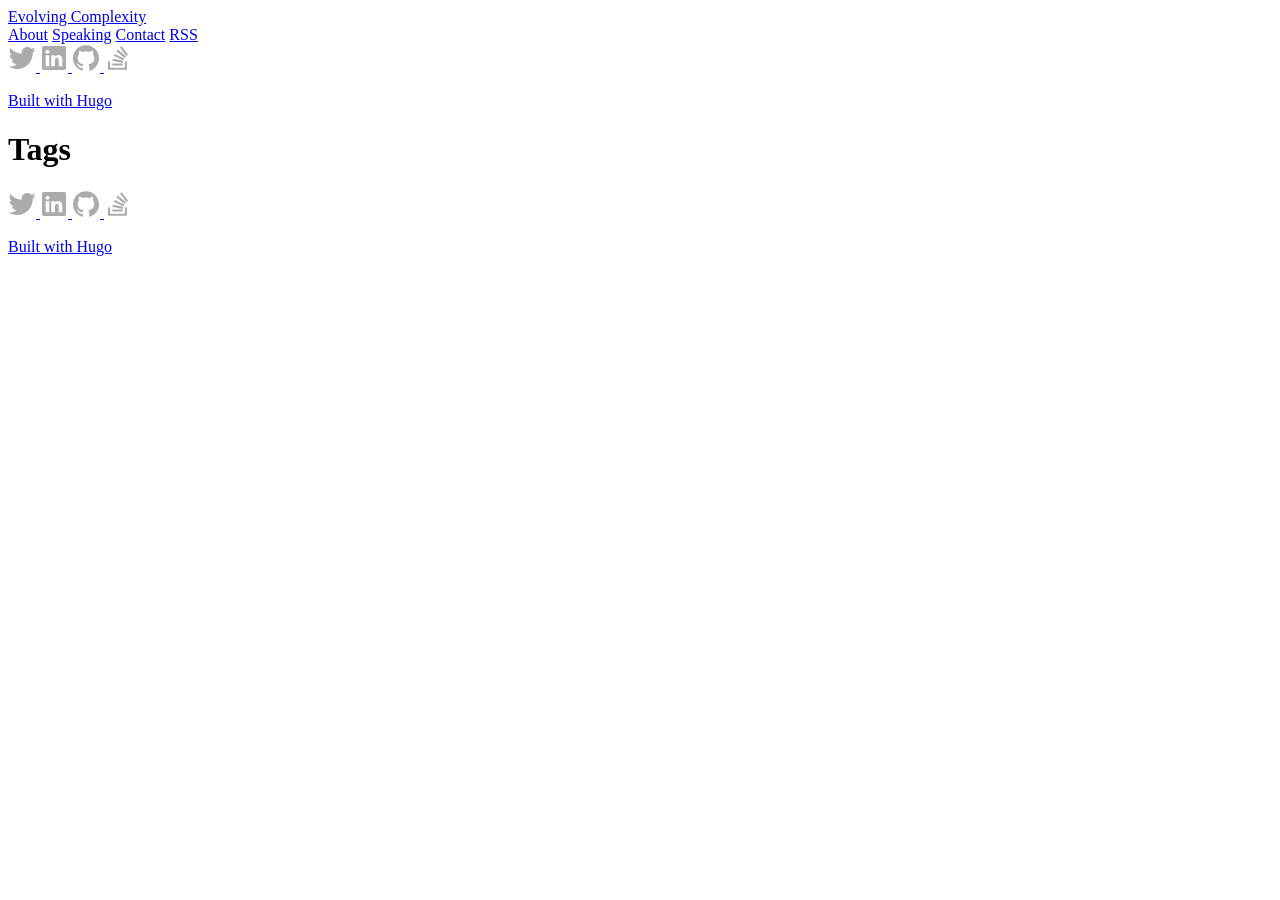
<file: public/tags/index.html>
<!DOCTYPE html>

<html lang="en-gb">
    <head>
    <meta charset="utf-8">
    <meta http-equiv="X-UA-Compatible" content="IE=edge,chrome=1">
    <meta name="viewport" content="width=device-width, initial-scale=1">
    <meta name="format-detection" content="telephone=no"/>

    <title>Evolving Complexity</title>
    
    <link rel="apple-touch-icon" sizes="180x180" href="/apple-touch-icon.png">
    <link rel="icon" type="image/png" sizes="32x32" href="/favicon-32x32.png">
    <link rel="icon" type="image/png" sizes="16x16" href="/favicon-16x16.png">
    <link rel="manifest" href="/manifest.json">
    <link rel="mask-icon" href="/safari-pinned-tab.svg" color="#FF3DB4">
    <meta name="theme-color" content="#ffffff">

    
    
    
    <link rel="stylesheet" href="https://www.evolvingcomplexity.io/css/main.min.da79a1cb7ffb091d2905e61dc053c49d2a46ca201aaeb47b63f40385646463c5.css"/>

    
    
    

    
    
 
    
    <link rel="alternate" type="application/rss+xml" href="https://www.evolvingcomplexity.io/tags/index.xml" title="Evolving Complexity" />
    
    
</head>
    <body>
        
<nav>
  <header>
    <div class="site-title">
        <a href="/">Evolving Complexity</a>
    </div>  
</header>
  <div class="nav-menu">
  
    <a class="color-link nav-link" href="/about/">About</a>
  
    <a class="color-link nav-link" href="/speaking/">Speaking</a>
  
    <a class="color-link nav-link" href="/contact/">Contact</a>
  
  <a class="color-link nav-link" href="https://www.evolvingcomplexity.io/index.xml" target="_blank" rel="noopener" type="application/rss+xml">RSS</a>
</div>
<footer class="footer">
	<div class="social-icons">
        

    

    
    <a class="social-icon" href="https://twitter.com/RyanKerry1" target="_blank" rel="noopener" title="Twitter">
        <svg width="28px" height="28px" viewBox="0 0 28 28" version="1.1" fill="#ABABAB" xmlns="https://www.w3.org/2000/svg" xmlns:xlink="https://www.w3.org/1999/xlink">
            <path d="M8.991284,24.971612 C19.180436,24.971612 24.752372,16.530224 24.752372,9.210524 C24.752372,8.970656 24.747512,8.731868 24.736496,8.494376 C25.818008,7.712564 26.758256,6.737 27.5,5.62622 C26.507372,6.067076 25.439252,6.364292 24.318752,6.498212 C25.462472,5.812628 26.340512,4.727444 26.754584,3.434036 C25.684088,4.068536 24.499004,4.53002 23.23724,4.778528 C22.226468,3.701876 20.786828,3.028388 19.193828,3.028388 C16.134404,3.028388 13.653536,5.509256 13.653536,8.567492 C13.653536,9.0023 13.702244,9.424904 13.797176,9.830552 C9.19346,9.599108 5.11106,7.39472 2.3792,4.04294 C1.903028,4.861364 1.629032,5.812628 1.629032,6.827072 C1.629032,8.74904 2.606972,10.445612 4.094024,11.438132 C3.185528,11.41016 2.331788,11.160464 1.585184,10.745096 C1.583888,10.768208 1.583888,10.791428 1.583888,10.815728 C1.583888,13.49888 3.493652,15.738584 6.028088,16.246508 C5.562932,16.373084 5.07326,16.44134 4.56782,16.44134 C4.210988,16.44134 3.863876,16.406024 3.526484,16.34144 C4.231724,18.542264 6.276596,20.143796 8.701412,20.18894 C6.805148,21.674696 4.416836,22.56008 1.821488,22.56008 C1.374476,22.56008 0.93362,22.534592 0.5,22.4834 C2.951708,24.054476 5.862524,24.971612 8.991284,24.971612"></path>
        </svg>
    </a>
    

    

    

    

    

    

    

    

    

    
    <a class="social-icon" href="https://www.linkedin.com/in/ryank90" target="_blank" rel="noopener" title="LinkedIn">
        <svg width="28px" height="28px" viewBox="0 0 28 28" version="1.1" fill="#ABABAB" xmlns="https://www.w3.org/2000/svg" xmlns:xlink="https://www.w3.org/1999/xlink">
            <path d="M2,3.654102 C2,2.69908141 2.79442509,1.92397846 3.77383592,1.92397846 L24.2261641,1.92397846 C25.2058917,1.92397846 26,2.69908141 26,3.654102 L26,24.3462148 C26,25.3015521 25.2058917,26.0760215 24.2261641,26.0760215 L3.77383592,26.0760215 C2.79442509,26.0760215 2,25.3015521 2,24.3465315 L2,3.65378524 L2,3.654102 Z M9.27526132,22.1415901 L9.27526132,11.2356668 L5.65030092,11.2356668 L5.65030092,22.1415901 L9.27557808,22.1415901 L9.27526132,22.1415901 Z M7.46341463,9.74691162 C8.72727273,9.74691162 9.51409566,8.90940767 9.51409566,7.86284447 C9.49033893,6.79252455 8.72727273,5.97846056 7.48748812,5.97846056 C6.24675325,5.97846056 5.43649034,6.79252455 5.43649034,7.86284447 C5.43649034,8.90940767 6.22299652,9.74691162 7.4396579,9.74691162 L7.46309788,9.74691162 L7.46341463,9.74691162 Z M11.2815965,22.1415901 L14.9062401,22.1415901 L14.9062401,16.0519481 C14.9062401,15.7263225 14.9299968,15.4000634 15.0256573,15.1675641 C15.2876148,14.5159962 15.8840672,13.8416218 16.8856509,13.8416218 C18.1970225,13.8416218 18.7218879,14.8416218 18.7218879,16.3078872 L18.7218879,22.1415901 L22.3465315,22.1415901 L22.3465315,15.8885017 C22.3465315,12.5388027 20.5584416,10.9800443 18.1735825,10.9800443 C16.2182452,10.9800443 15.3595185,12.072854 14.8824834,12.8172315 L14.9065569,12.8172315 L14.9065569,11.2359835 L11.2819132,11.2359835 C11.3291099,12.2591067 11.2815965,22.1419069 11.2815965,22.1419069 L11.2815965,22.1415901 Z"></path>
        </svg>
    </a>
    

    

    

    

    

    

    

    
    
    
    <a class="social-icon" href="https://github.com/Ryank90" target="_blank" rel="noopener" title="GitHub">
        <svg width="28px" height="28px" viewBox="0 0 28 28" version="1.1" fill="#ABABAB" xmlns="https://www.w3.org/2000/svg" xmlns:xlink="https://www.w3.org/1999/xlink">
            <path d="M13.9988029,1.32087331 C6.82105037,1.32087331 1,7.14112562 1,14.3212723 C1,20.0649109 4.72454649,24.9370678 9.89038951,26.6560892 C10.5408085,26.7757983 10.7778323,26.374374 10.7778323,26.0296121 C10.7778323,25.7215609 10.7666595,24.9035493 10.760275,23.8189856 C7.14426471,24.6042767 6.38131925,22.0760223 6.38131925,22.0760223 C5.78995672,20.5740732 4.93762853,20.1742451 4.93762853,20.1742451 C3.75729765,19.3682044 5.02701126,19.3841656 5.02701126,19.3841656 C6.33183953,19.4759425 7.01817121,20.7241085 7.01817121,20.7241085 C8.17775254,22.7104801 10.0611744,22.1366749 10.8017741,21.8038838 C10.919887,20.9643246 11.2558703,20.3913175 11.6269683,20.066507 C8.74038491,19.7385043 5.70536235,18.6228163 5.70536235,13.6413251 C5.70536235,12.2223743 6.21213051,11.0611968 7.04370914,10.1530044 C6.90963504,9.82420367 6.46351945,8.50181809 7.17139875,6.71256734 C7.17139875,6.71256734 8.26234691,6.36301702 10.7459099,8.04532771 C11.78259,7.75642995 12.8950858,7.61277914 14.000399,7.60719272 C15.1049142,7.61277914 16.2166119,7.75642995 17.2548881,8.04532771 C19.736855,6.36301702 20.8262071,6.71256734 20.8262071,6.71256734 C21.5356825,8.50181809 21.0895669,9.82420367 20.9562909,10.1530044 C21.7894656,11.0611968 22.2922435,12.2223743 22.2922435,13.6413251 C22.2922435,18.6355852 19.2524325,19.734514 16.3570705,20.0561322 C16.8231376,20.4575564 17.2389269,21.2508282 17.2389269,22.4638795 C17.2389269,24.2012564 17.2229657,25.603448 17.2229657,26.0296121 C17.2229657,26.3775663 17.4575954,26.7821827 18.116793,26.6552912 C23.2786458,24.9322794 27,20.0633148 27,14.3212723 C27,7.14112562 21.1789496,1.32087331 13.9988029,1.32087331"></path>
        </svg>
    </a>
    

    
    <a class="social-icon" href="https://stackoverflow.com/users/1556123/ryank" target="_blank" rel="noopener" title="Stack Overflow">
        <svg width="28px" height="28px" viewBox="0 0 28 28" version="1.1" fill="#ABABAB" xmlns="https://www.w3.org/2000/svg" xmlns:xlink="https://www.w3.org/1999/xlink">
            <path d="M20.8863636,23.7090909 L20.8863636,17.3818182 L22.9863636,17.3818182 L22.9863636,25.8090909 L4.03181818,25.8090909 L4.03181818,17.3818182 L6.13181818,17.3818182 L6.13181818,23.7090909 L20.8863636,23.7090909 Z M8.45,16.7818182 L8.88636364,14.7090909 L19.1954545,16.8636364 L18.7590909,18.9363636 L8.45,16.7818182 Z M9.81363636,11.8727273 L10.6863636,9.93636364 L20.2318182,14.4090909 L19.3590909,16.3181818 L9.81363636,11.8727273 Z M12.4590909,7.18181818 L13.7954545,5.57272727 L21.8954545,12.3090909 L20.5590909,13.9181818 L12.4590909,7.18181818 Z M17.6954545,2.19090909 L23.9681818,10.6454545 L22.2772727,11.9 L16.0045455,3.44545455 L17.6954545,2.19090909 Z M8.23181818,21.5818182 L8.23181818,19.4818182 L18.7590909,19.4818182 L18.7590909,21.5818182 L8.23181818,21.5818182 Z"></path>
        </svg>
    </a>
    
    
    

    

    

    

    

</div>




	<p><a href="https://gohugo.io" target="_blank" rel="noopener">Built with Hugo</a></p>

	<script src="https://www.evolvingcomplexity.io/js/main.min.fa5c2b23e07b5d9bfad267a52b4b24fdb053e6fb7524993383594926a3ac270c.js" integrity="sha256-+lwrI+B7XZv60melK0sk/bBT5vt1JJkzg1lJJqOsJww="></script>
</footer>
</nav>
        <div id="content" class="content-container">
        

<h1>Tags</h1>
<ul>
    
</ul>

<div class="page-footer"></div>

        
        </div>
        <footer class="footer-mobile">
	<div class="social-icons">
        

    

    
    <a class="social-icon" href="https://twitter.com/RyanKerry1" target="_blank" rel="noopener" title="Twitter">
        <svg width="28px" height="28px" viewBox="0 0 28 28" version="1.1" fill="#ABABAB" xmlns="https://www.w3.org/2000/svg" xmlns:xlink="https://www.w3.org/1999/xlink">
            <path d="M8.991284,24.971612 C19.180436,24.971612 24.752372,16.530224 24.752372,9.210524 C24.752372,8.970656 24.747512,8.731868 24.736496,8.494376 C25.818008,7.712564 26.758256,6.737 27.5,5.62622 C26.507372,6.067076 25.439252,6.364292 24.318752,6.498212 C25.462472,5.812628 26.340512,4.727444 26.754584,3.434036 C25.684088,4.068536 24.499004,4.53002 23.23724,4.778528 C22.226468,3.701876 20.786828,3.028388 19.193828,3.028388 C16.134404,3.028388 13.653536,5.509256 13.653536,8.567492 C13.653536,9.0023 13.702244,9.424904 13.797176,9.830552 C9.19346,9.599108 5.11106,7.39472 2.3792,4.04294 C1.903028,4.861364 1.629032,5.812628 1.629032,6.827072 C1.629032,8.74904 2.606972,10.445612 4.094024,11.438132 C3.185528,11.41016 2.331788,11.160464 1.585184,10.745096 C1.583888,10.768208 1.583888,10.791428 1.583888,10.815728 C1.583888,13.49888 3.493652,15.738584 6.028088,16.246508 C5.562932,16.373084 5.07326,16.44134 4.56782,16.44134 C4.210988,16.44134 3.863876,16.406024 3.526484,16.34144 C4.231724,18.542264 6.276596,20.143796 8.701412,20.18894 C6.805148,21.674696 4.416836,22.56008 1.821488,22.56008 C1.374476,22.56008 0.93362,22.534592 0.5,22.4834 C2.951708,24.054476 5.862524,24.971612 8.991284,24.971612"></path>
        </svg>
    </a>
    

    

    

    

    

    

    

    

    

    
    <a class="social-icon" href="https://www.linkedin.com/in/ryank90" target="_blank" rel="noopener" title="LinkedIn">
        <svg width="28px" height="28px" viewBox="0 0 28 28" version="1.1" fill="#ABABAB" xmlns="https://www.w3.org/2000/svg" xmlns:xlink="https://www.w3.org/1999/xlink">
            <path d="M2,3.654102 C2,2.69908141 2.79442509,1.92397846 3.77383592,1.92397846 L24.2261641,1.92397846 C25.2058917,1.92397846 26,2.69908141 26,3.654102 L26,24.3462148 C26,25.3015521 25.2058917,26.0760215 24.2261641,26.0760215 L3.77383592,26.0760215 C2.79442509,26.0760215 2,25.3015521 2,24.3465315 L2,3.65378524 L2,3.654102 Z M9.27526132,22.1415901 L9.27526132,11.2356668 L5.65030092,11.2356668 L5.65030092,22.1415901 L9.27557808,22.1415901 L9.27526132,22.1415901 Z M7.46341463,9.74691162 C8.72727273,9.74691162 9.51409566,8.90940767 9.51409566,7.86284447 C9.49033893,6.79252455 8.72727273,5.97846056 7.48748812,5.97846056 C6.24675325,5.97846056 5.43649034,6.79252455 5.43649034,7.86284447 C5.43649034,8.90940767 6.22299652,9.74691162 7.4396579,9.74691162 L7.46309788,9.74691162 L7.46341463,9.74691162 Z M11.2815965,22.1415901 L14.9062401,22.1415901 L14.9062401,16.0519481 C14.9062401,15.7263225 14.9299968,15.4000634 15.0256573,15.1675641 C15.2876148,14.5159962 15.8840672,13.8416218 16.8856509,13.8416218 C18.1970225,13.8416218 18.7218879,14.8416218 18.7218879,16.3078872 L18.7218879,22.1415901 L22.3465315,22.1415901 L22.3465315,15.8885017 C22.3465315,12.5388027 20.5584416,10.9800443 18.1735825,10.9800443 C16.2182452,10.9800443 15.3595185,12.072854 14.8824834,12.8172315 L14.9065569,12.8172315 L14.9065569,11.2359835 L11.2819132,11.2359835 C11.3291099,12.2591067 11.2815965,22.1419069 11.2815965,22.1419069 L11.2815965,22.1415901 Z"></path>
        </svg>
    </a>
    

    

    

    

    

    

    

    
    
    
    <a class="social-icon" href="https://github.com/Ryank90" target="_blank" rel="noopener" title="GitHub">
        <svg width="28px" height="28px" viewBox="0 0 28 28" version="1.1" fill="#ABABAB" xmlns="https://www.w3.org/2000/svg" xmlns:xlink="https://www.w3.org/1999/xlink">
            <path d="M13.9988029,1.32087331 C6.82105037,1.32087331 1,7.14112562 1,14.3212723 C1,20.0649109 4.72454649,24.9370678 9.89038951,26.6560892 C10.5408085,26.7757983 10.7778323,26.374374 10.7778323,26.0296121 C10.7778323,25.7215609 10.7666595,24.9035493 10.760275,23.8189856 C7.14426471,24.6042767 6.38131925,22.0760223 6.38131925,22.0760223 C5.78995672,20.5740732 4.93762853,20.1742451 4.93762853,20.1742451 C3.75729765,19.3682044 5.02701126,19.3841656 5.02701126,19.3841656 C6.33183953,19.4759425 7.01817121,20.7241085 7.01817121,20.7241085 C8.17775254,22.7104801 10.0611744,22.1366749 10.8017741,21.8038838 C10.919887,20.9643246 11.2558703,20.3913175 11.6269683,20.066507 C8.74038491,19.7385043 5.70536235,18.6228163 5.70536235,13.6413251 C5.70536235,12.2223743 6.21213051,11.0611968 7.04370914,10.1530044 C6.90963504,9.82420367 6.46351945,8.50181809 7.17139875,6.71256734 C7.17139875,6.71256734 8.26234691,6.36301702 10.7459099,8.04532771 C11.78259,7.75642995 12.8950858,7.61277914 14.000399,7.60719272 C15.1049142,7.61277914 16.2166119,7.75642995 17.2548881,8.04532771 C19.736855,6.36301702 20.8262071,6.71256734 20.8262071,6.71256734 C21.5356825,8.50181809 21.0895669,9.82420367 20.9562909,10.1530044 C21.7894656,11.0611968 22.2922435,12.2223743 22.2922435,13.6413251 C22.2922435,18.6355852 19.2524325,19.734514 16.3570705,20.0561322 C16.8231376,20.4575564 17.2389269,21.2508282 17.2389269,22.4638795 C17.2389269,24.2012564 17.2229657,25.603448 17.2229657,26.0296121 C17.2229657,26.3775663 17.4575954,26.7821827 18.116793,26.6552912 C23.2786458,24.9322794 27,20.0633148 27,14.3212723 C27,7.14112562 21.1789496,1.32087331 13.9988029,1.32087331"></path>
        </svg>
    </a>
    

    
    <a class="social-icon" href="https://stackoverflow.com/users/1556123/ryank" target="_blank" rel="noopener" title="Stack Overflow">
        <svg width="28px" height="28px" viewBox="0 0 28 28" version="1.1" fill="#ABABAB" xmlns="https://www.w3.org/2000/svg" xmlns:xlink="https://www.w3.org/1999/xlink">
            <path d="M20.8863636,23.7090909 L20.8863636,17.3818182 L22.9863636,17.3818182 L22.9863636,25.8090909 L4.03181818,25.8090909 L4.03181818,17.3818182 L6.13181818,17.3818182 L6.13181818,23.7090909 L20.8863636,23.7090909 Z M8.45,16.7818182 L8.88636364,14.7090909 L19.1954545,16.8636364 L18.7590909,18.9363636 L8.45,16.7818182 Z M9.81363636,11.8727273 L10.6863636,9.93636364 L20.2318182,14.4090909 L19.3590909,16.3181818 L9.81363636,11.8727273 Z M12.4590909,7.18181818 L13.7954545,5.57272727 L21.8954545,12.3090909 L20.5590909,13.9181818 L12.4590909,7.18181818 Z M17.6954545,2.19090909 L23.9681818,10.6454545 L22.2772727,11.9 L16.0045455,3.44545455 L17.6954545,2.19090909 Z M8.23181818,21.5818182 L8.23181818,19.4818182 L18.7590909,19.4818182 L18.7590909,21.5818182 L8.23181818,21.5818182 Z"></path>
        </svg>
    </a>
    
    
    

    

    

    

    

</div>




	<div class="footer-mobile-links">
		<p><a href="https://gohugo.io" target="_blank" rel="noopener">Built with Hugo</a></p>
	</div>

	<script src="https://www.evolvingcomplexity.io/js/main.min.fa5c2b23e07b5d9bfad267a52b4b24fdb053e6fb7524993383594926a3ac270c.js" integrity="sha256-+lwrI+B7XZv60melK0sk/bBT5vt1JJkzg1lJJqOsJww="></script>
</footer>
    </body>
</html>
</file>
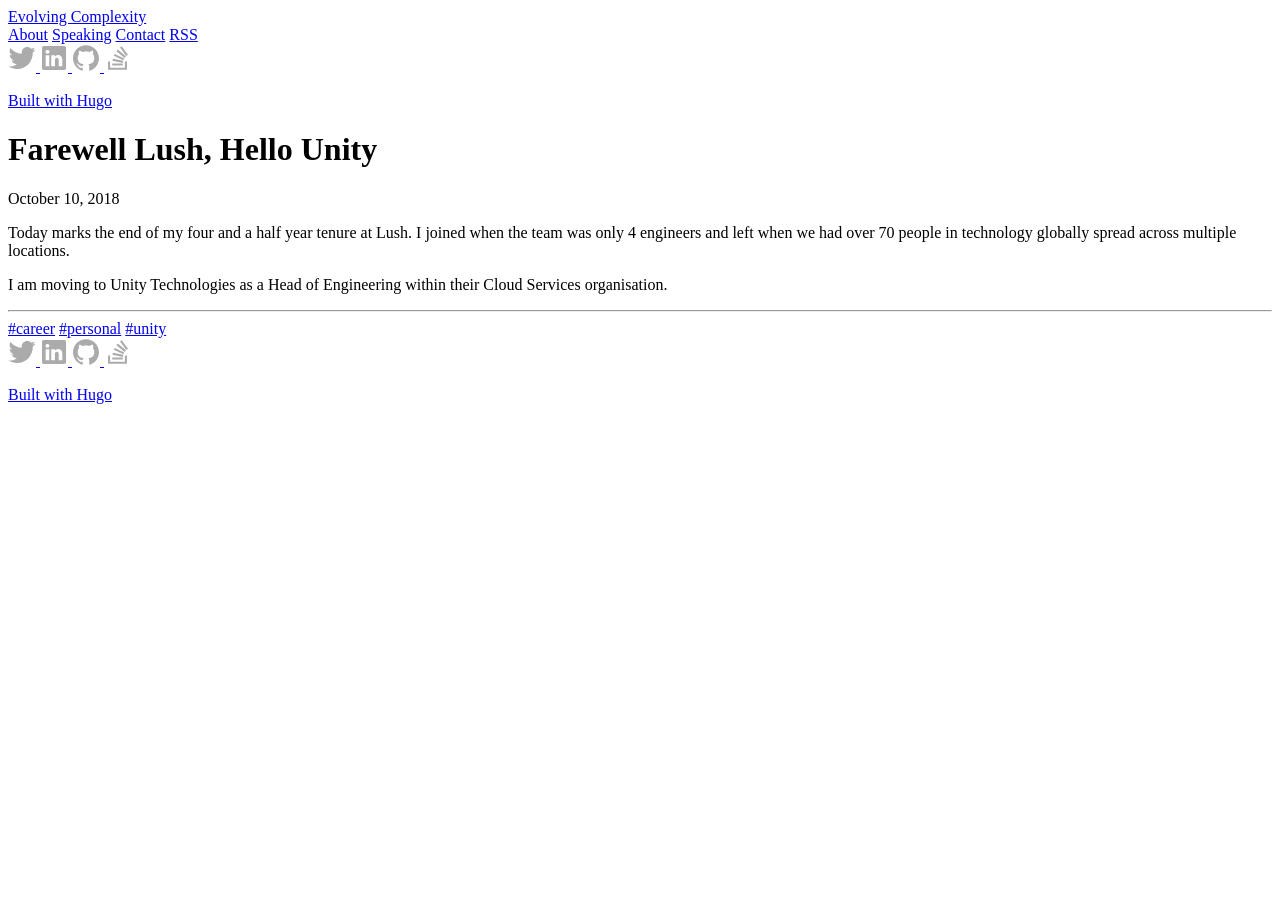
<file: public/posts/farewell-lush-hello-unity/index.html>
<!DOCTYPE html>

<html lang="en-gb">
    <head>
    <meta charset="utf-8">
    <meta http-equiv="X-UA-Compatible" content="IE=edge,chrome=1">
    <meta name="viewport" content="width=device-width, initial-scale=1">
    <meta name="format-detection" content="telephone=no"/>

    <title>Evolving Complexity</title>
    
    <link rel="apple-touch-icon" sizes="180x180" href="/apple-touch-icon.png">
    <link rel="icon" type="image/png" sizes="32x32" href="/favicon-32x32.png">
    <link rel="icon" type="image/png" sizes="16x16" href="/favicon-16x16.png">
    <link rel="manifest" href="/manifest.json">
    <link rel="mask-icon" href="/safari-pinned-tab.svg" color="#FF3DB4">
    <meta name="theme-color" content="#ffffff">

    
    
    
    <link rel="stylesheet" href="https://www.evolvingcomplexity.io/css/main.min.da79a1cb7ffb091d2905e61dc053c49d2a46ca201aaeb47b63f40385646463c5.css"/>

    
    
    

    
    
 
    
    
</head>
    <body>
        
<nav>
  <header>
    <div class="site-title">
        <a href="/">Evolving Complexity</a>
    </div>  
</header>
  <div class="nav-menu">
  
    <a class="color-link nav-link" href="/about/">About</a>
  
    <a class="color-link nav-link" href="/speaking/">Speaking</a>
  
    <a class="color-link nav-link" href="/contact/">Contact</a>
  
  <a class="color-link nav-link" href="https://www.evolvingcomplexity.io/index.xml" target="_blank" rel="noopener" type="application/rss+xml">RSS</a>
</div>
<footer class="footer">
	<div class="social-icons">
        

    

    
    <a class="social-icon" href="https://twitter.com/RyanKerry1" target="_blank" rel="noopener" title="Twitter">
        <svg width="28px" height="28px" viewBox="0 0 28 28" version="1.1" fill="#ABABAB" xmlns="https://www.w3.org/2000/svg" xmlns:xlink="https://www.w3.org/1999/xlink">
            <path d="M8.991284,24.971612 C19.180436,24.971612 24.752372,16.530224 24.752372,9.210524 C24.752372,8.970656 24.747512,8.731868 24.736496,8.494376 C25.818008,7.712564 26.758256,6.737 27.5,5.62622 C26.507372,6.067076 25.439252,6.364292 24.318752,6.498212 C25.462472,5.812628 26.340512,4.727444 26.754584,3.434036 C25.684088,4.068536 24.499004,4.53002 23.23724,4.778528 C22.226468,3.701876 20.786828,3.028388 19.193828,3.028388 C16.134404,3.028388 13.653536,5.509256 13.653536,8.567492 C13.653536,9.0023 13.702244,9.424904 13.797176,9.830552 C9.19346,9.599108 5.11106,7.39472 2.3792,4.04294 C1.903028,4.861364 1.629032,5.812628 1.629032,6.827072 C1.629032,8.74904 2.606972,10.445612 4.094024,11.438132 C3.185528,11.41016 2.331788,11.160464 1.585184,10.745096 C1.583888,10.768208 1.583888,10.791428 1.583888,10.815728 C1.583888,13.49888 3.493652,15.738584 6.028088,16.246508 C5.562932,16.373084 5.07326,16.44134 4.56782,16.44134 C4.210988,16.44134 3.863876,16.406024 3.526484,16.34144 C4.231724,18.542264 6.276596,20.143796 8.701412,20.18894 C6.805148,21.674696 4.416836,22.56008 1.821488,22.56008 C1.374476,22.56008 0.93362,22.534592 0.5,22.4834 C2.951708,24.054476 5.862524,24.971612 8.991284,24.971612"></path>
        </svg>
    </a>
    

    

    

    

    

    

    

    

    

    
    <a class="social-icon" href="https://www.linkedin.com/in/ryank90" target="_blank" rel="noopener" title="LinkedIn">
        <svg width="28px" height="28px" viewBox="0 0 28 28" version="1.1" fill="#ABABAB" xmlns="https://www.w3.org/2000/svg" xmlns:xlink="https://www.w3.org/1999/xlink">
            <path d="M2,3.654102 C2,2.69908141 2.79442509,1.92397846 3.77383592,1.92397846 L24.2261641,1.92397846 C25.2058917,1.92397846 26,2.69908141 26,3.654102 L26,24.3462148 C26,25.3015521 25.2058917,26.0760215 24.2261641,26.0760215 L3.77383592,26.0760215 C2.79442509,26.0760215 2,25.3015521 2,24.3465315 L2,3.65378524 L2,3.654102 Z M9.27526132,22.1415901 L9.27526132,11.2356668 L5.65030092,11.2356668 L5.65030092,22.1415901 L9.27557808,22.1415901 L9.27526132,22.1415901 Z M7.46341463,9.74691162 C8.72727273,9.74691162 9.51409566,8.90940767 9.51409566,7.86284447 C9.49033893,6.79252455 8.72727273,5.97846056 7.48748812,5.97846056 C6.24675325,5.97846056 5.43649034,6.79252455 5.43649034,7.86284447 C5.43649034,8.90940767 6.22299652,9.74691162 7.4396579,9.74691162 L7.46309788,9.74691162 L7.46341463,9.74691162 Z M11.2815965,22.1415901 L14.9062401,22.1415901 L14.9062401,16.0519481 C14.9062401,15.7263225 14.9299968,15.4000634 15.0256573,15.1675641 C15.2876148,14.5159962 15.8840672,13.8416218 16.8856509,13.8416218 C18.1970225,13.8416218 18.7218879,14.8416218 18.7218879,16.3078872 L18.7218879,22.1415901 L22.3465315,22.1415901 L22.3465315,15.8885017 C22.3465315,12.5388027 20.5584416,10.9800443 18.1735825,10.9800443 C16.2182452,10.9800443 15.3595185,12.072854 14.8824834,12.8172315 L14.9065569,12.8172315 L14.9065569,11.2359835 L11.2819132,11.2359835 C11.3291099,12.2591067 11.2815965,22.1419069 11.2815965,22.1419069 L11.2815965,22.1415901 Z"></path>
        </svg>
    </a>
    

    

    

    

    

    

    

    
    
    
    <a class="social-icon" href="https://github.com/Ryank90" target="_blank" rel="noopener" title="GitHub">
        <svg width="28px" height="28px" viewBox="0 0 28 28" version="1.1" fill="#ABABAB" xmlns="https://www.w3.org/2000/svg" xmlns:xlink="https://www.w3.org/1999/xlink">
            <path d="M13.9988029,1.32087331 C6.82105037,1.32087331 1,7.14112562 1,14.3212723 C1,20.0649109 4.72454649,24.9370678 9.89038951,26.6560892 C10.5408085,26.7757983 10.7778323,26.374374 10.7778323,26.0296121 C10.7778323,25.7215609 10.7666595,24.9035493 10.760275,23.8189856 C7.14426471,24.6042767 6.38131925,22.0760223 6.38131925,22.0760223 C5.78995672,20.5740732 4.93762853,20.1742451 4.93762853,20.1742451 C3.75729765,19.3682044 5.02701126,19.3841656 5.02701126,19.3841656 C6.33183953,19.4759425 7.01817121,20.7241085 7.01817121,20.7241085 C8.17775254,22.7104801 10.0611744,22.1366749 10.8017741,21.8038838 C10.919887,20.9643246 11.2558703,20.3913175 11.6269683,20.066507 C8.74038491,19.7385043 5.70536235,18.6228163 5.70536235,13.6413251 C5.70536235,12.2223743 6.21213051,11.0611968 7.04370914,10.1530044 C6.90963504,9.82420367 6.46351945,8.50181809 7.17139875,6.71256734 C7.17139875,6.71256734 8.26234691,6.36301702 10.7459099,8.04532771 C11.78259,7.75642995 12.8950858,7.61277914 14.000399,7.60719272 C15.1049142,7.61277914 16.2166119,7.75642995 17.2548881,8.04532771 C19.736855,6.36301702 20.8262071,6.71256734 20.8262071,6.71256734 C21.5356825,8.50181809 21.0895669,9.82420367 20.9562909,10.1530044 C21.7894656,11.0611968 22.2922435,12.2223743 22.2922435,13.6413251 C22.2922435,18.6355852 19.2524325,19.734514 16.3570705,20.0561322 C16.8231376,20.4575564 17.2389269,21.2508282 17.2389269,22.4638795 C17.2389269,24.2012564 17.2229657,25.603448 17.2229657,26.0296121 C17.2229657,26.3775663 17.4575954,26.7821827 18.116793,26.6552912 C23.2786458,24.9322794 27,20.0633148 27,14.3212723 C27,7.14112562 21.1789496,1.32087331 13.9988029,1.32087331"></path>
        </svg>
    </a>
    

    
    <a class="social-icon" href="https://stackoverflow.com/users/1556123/ryank" target="_blank" rel="noopener" title="Stack Overflow">
        <svg width="28px" height="28px" viewBox="0 0 28 28" version="1.1" fill="#ABABAB" xmlns="https://www.w3.org/2000/svg" xmlns:xlink="https://www.w3.org/1999/xlink">
            <path d="M20.8863636,23.7090909 L20.8863636,17.3818182 L22.9863636,17.3818182 L22.9863636,25.8090909 L4.03181818,25.8090909 L4.03181818,17.3818182 L6.13181818,17.3818182 L6.13181818,23.7090909 L20.8863636,23.7090909 Z M8.45,16.7818182 L8.88636364,14.7090909 L19.1954545,16.8636364 L18.7590909,18.9363636 L8.45,16.7818182 Z M9.81363636,11.8727273 L10.6863636,9.93636364 L20.2318182,14.4090909 L19.3590909,16.3181818 L9.81363636,11.8727273 Z M12.4590909,7.18181818 L13.7954545,5.57272727 L21.8954545,12.3090909 L20.5590909,13.9181818 L12.4590909,7.18181818 Z M17.6954545,2.19090909 L23.9681818,10.6454545 L22.2772727,11.9 L16.0045455,3.44545455 L17.6954545,2.19090909 Z M8.23181818,21.5818182 L8.23181818,19.4818182 L18.7590909,19.4818182 L18.7590909,21.5818182 L8.23181818,21.5818182 Z"></path>
        </svg>
    </a>
    
    
    

    

    

    

    

</div>




	<p><a href="https://gohugo.io" target="_blank" rel="noopener">Built with Hugo</a></p>

	<script src="https://www.evolvingcomplexity.io/js/main.min.fa5c2b23e07b5d9bfad267a52b4b24fdb053e6fb7524993383594926a3ac270c.js" integrity="sha256-+lwrI+B7XZv60melK0sk/bBT5vt1JJkzg1lJJqOsJww="></script>
</footer>
</nav>
        <div id="content" class="content-container">
        
<h1 class="post-title">Farewell Lush, Hello Unity</h1>
    
    <time>October 10, 2018</time>
    
    <div>
        <p>
        <p>Today marks the end of my four and a half year tenure at Lush. I joined when the team was only 4 engineers and left when we had over 70 people in technology globally spread across multiple locations.</p>
<p>I am moving to Unity Technologies as a Head of Engineering within their Cloud Services organisation.</p>

        </p>
    </div>
    

    <div class="page-footer">
        
        <hr class="footer-divider">
        
            <a class="tag" href="/tags/career">#career</a>
        
            <a class="tag" href="/tags/personal">#personal</a>
        
            <a class="tag" href="/tags/unity">#unity</a>
        
      
    </div>


        
        </div>
        <footer class="footer-mobile">
	<div class="social-icons">
        

    

    
    <a class="social-icon" href="https://twitter.com/RyanKerry1" target="_blank" rel="noopener" title="Twitter">
        <svg width="28px" height="28px" viewBox="0 0 28 28" version="1.1" fill="#ABABAB" xmlns="https://www.w3.org/2000/svg" xmlns:xlink="https://www.w3.org/1999/xlink">
            <path d="M8.991284,24.971612 C19.180436,24.971612 24.752372,16.530224 24.752372,9.210524 C24.752372,8.970656 24.747512,8.731868 24.736496,8.494376 C25.818008,7.712564 26.758256,6.737 27.5,5.62622 C26.507372,6.067076 25.439252,6.364292 24.318752,6.498212 C25.462472,5.812628 26.340512,4.727444 26.754584,3.434036 C25.684088,4.068536 24.499004,4.53002 23.23724,4.778528 C22.226468,3.701876 20.786828,3.028388 19.193828,3.028388 C16.134404,3.028388 13.653536,5.509256 13.653536,8.567492 C13.653536,9.0023 13.702244,9.424904 13.797176,9.830552 C9.19346,9.599108 5.11106,7.39472 2.3792,4.04294 C1.903028,4.861364 1.629032,5.812628 1.629032,6.827072 C1.629032,8.74904 2.606972,10.445612 4.094024,11.438132 C3.185528,11.41016 2.331788,11.160464 1.585184,10.745096 C1.583888,10.768208 1.583888,10.791428 1.583888,10.815728 C1.583888,13.49888 3.493652,15.738584 6.028088,16.246508 C5.562932,16.373084 5.07326,16.44134 4.56782,16.44134 C4.210988,16.44134 3.863876,16.406024 3.526484,16.34144 C4.231724,18.542264 6.276596,20.143796 8.701412,20.18894 C6.805148,21.674696 4.416836,22.56008 1.821488,22.56008 C1.374476,22.56008 0.93362,22.534592 0.5,22.4834 C2.951708,24.054476 5.862524,24.971612 8.991284,24.971612"></path>
        </svg>
    </a>
    

    

    

    

    

    

    

    

    

    
    <a class="social-icon" href="https://www.linkedin.com/in/ryank90" target="_blank" rel="noopener" title="LinkedIn">
        <svg width="28px" height="28px" viewBox="0 0 28 28" version="1.1" fill="#ABABAB" xmlns="https://www.w3.org/2000/svg" xmlns:xlink="https://www.w3.org/1999/xlink">
            <path d="M2,3.654102 C2,2.69908141 2.79442509,1.92397846 3.77383592,1.92397846 L24.2261641,1.92397846 C25.2058917,1.92397846 26,2.69908141 26,3.654102 L26,24.3462148 C26,25.3015521 25.2058917,26.0760215 24.2261641,26.0760215 L3.77383592,26.0760215 C2.79442509,26.0760215 2,25.3015521 2,24.3465315 L2,3.65378524 L2,3.654102 Z M9.27526132,22.1415901 L9.27526132,11.2356668 L5.65030092,11.2356668 L5.65030092,22.1415901 L9.27557808,22.1415901 L9.27526132,22.1415901 Z M7.46341463,9.74691162 C8.72727273,9.74691162 9.51409566,8.90940767 9.51409566,7.86284447 C9.49033893,6.79252455 8.72727273,5.97846056 7.48748812,5.97846056 C6.24675325,5.97846056 5.43649034,6.79252455 5.43649034,7.86284447 C5.43649034,8.90940767 6.22299652,9.74691162 7.4396579,9.74691162 L7.46309788,9.74691162 L7.46341463,9.74691162 Z M11.2815965,22.1415901 L14.9062401,22.1415901 L14.9062401,16.0519481 C14.9062401,15.7263225 14.9299968,15.4000634 15.0256573,15.1675641 C15.2876148,14.5159962 15.8840672,13.8416218 16.8856509,13.8416218 C18.1970225,13.8416218 18.7218879,14.8416218 18.7218879,16.3078872 L18.7218879,22.1415901 L22.3465315,22.1415901 L22.3465315,15.8885017 C22.3465315,12.5388027 20.5584416,10.9800443 18.1735825,10.9800443 C16.2182452,10.9800443 15.3595185,12.072854 14.8824834,12.8172315 L14.9065569,12.8172315 L14.9065569,11.2359835 L11.2819132,11.2359835 C11.3291099,12.2591067 11.2815965,22.1419069 11.2815965,22.1419069 L11.2815965,22.1415901 Z"></path>
        </svg>
    </a>
    

    

    

    

    

    

    

    
    
    
    <a class="social-icon" href="https://github.com/Ryank90" target="_blank" rel="noopener" title="GitHub">
        <svg width="28px" height="28px" viewBox="0 0 28 28" version="1.1" fill="#ABABAB" xmlns="https://www.w3.org/2000/svg" xmlns:xlink="https://www.w3.org/1999/xlink">
            <path d="M13.9988029,1.32087331 C6.82105037,1.32087331 1,7.14112562 1,14.3212723 C1,20.0649109 4.72454649,24.9370678 9.89038951,26.6560892 C10.5408085,26.7757983 10.7778323,26.374374 10.7778323,26.0296121 C10.7778323,25.7215609 10.7666595,24.9035493 10.760275,23.8189856 C7.14426471,24.6042767 6.38131925,22.0760223 6.38131925,22.0760223 C5.78995672,20.5740732 4.93762853,20.1742451 4.93762853,20.1742451 C3.75729765,19.3682044 5.02701126,19.3841656 5.02701126,19.3841656 C6.33183953,19.4759425 7.01817121,20.7241085 7.01817121,20.7241085 C8.17775254,22.7104801 10.0611744,22.1366749 10.8017741,21.8038838 C10.919887,20.9643246 11.2558703,20.3913175 11.6269683,20.066507 C8.74038491,19.7385043 5.70536235,18.6228163 5.70536235,13.6413251 C5.70536235,12.2223743 6.21213051,11.0611968 7.04370914,10.1530044 C6.90963504,9.82420367 6.46351945,8.50181809 7.17139875,6.71256734 C7.17139875,6.71256734 8.26234691,6.36301702 10.7459099,8.04532771 C11.78259,7.75642995 12.8950858,7.61277914 14.000399,7.60719272 C15.1049142,7.61277914 16.2166119,7.75642995 17.2548881,8.04532771 C19.736855,6.36301702 20.8262071,6.71256734 20.8262071,6.71256734 C21.5356825,8.50181809 21.0895669,9.82420367 20.9562909,10.1530044 C21.7894656,11.0611968 22.2922435,12.2223743 22.2922435,13.6413251 C22.2922435,18.6355852 19.2524325,19.734514 16.3570705,20.0561322 C16.8231376,20.4575564 17.2389269,21.2508282 17.2389269,22.4638795 C17.2389269,24.2012564 17.2229657,25.603448 17.2229657,26.0296121 C17.2229657,26.3775663 17.4575954,26.7821827 18.116793,26.6552912 C23.2786458,24.9322794 27,20.0633148 27,14.3212723 C27,7.14112562 21.1789496,1.32087331 13.9988029,1.32087331"></path>
        </svg>
    </a>
    

    
    <a class="social-icon" href="https://stackoverflow.com/users/1556123/ryank" target="_blank" rel="noopener" title="Stack Overflow">
        <svg width="28px" height="28px" viewBox="0 0 28 28" version="1.1" fill="#ABABAB" xmlns="https://www.w3.org/2000/svg" xmlns:xlink="https://www.w3.org/1999/xlink">
            <path d="M20.8863636,23.7090909 L20.8863636,17.3818182 L22.9863636,17.3818182 L22.9863636,25.8090909 L4.03181818,25.8090909 L4.03181818,17.3818182 L6.13181818,17.3818182 L6.13181818,23.7090909 L20.8863636,23.7090909 Z M8.45,16.7818182 L8.88636364,14.7090909 L19.1954545,16.8636364 L18.7590909,18.9363636 L8.45,16.7818182 Z M9.81363636,11.8727273 L10.6863636,9.93636364 L20.2318182,14.4090909 L19.3590909,16.3181818 L9.81363636,11.8727273 Z M12.4590909,7.18181818 L13.7954545,5.57272727 L21.8954545,12.3090909 L20.5590909,13.9181818 L12.4590909,7.18181818 Z M17.6954545,2.19090909 L23.9681818,10.6454545 L22.2772727,11.9 L16.0045455,3.44545455 L17.6954545,2.19090909 Z M8.23181818,21.5818182 L8.23181818,19.4818182 L18.7590909,19.4818182 L18.7590909,21.5818182 L8.23181818,21.5818182 Z"></path>
        </svg>
    </a>
    
    
    

    

    

    

    

</div>




	<div class="footer-mobile-links">
		<p><a href="https://gohugo.io" target="_blank" rel="noopener">Built with Hugo</a></p>
	</div>

	<script src="https://www.evolvingcomplexity.io/js/main.min.fa5c2b23e07b5d9bfad267a52b4b24fdb053e6fb7524993383594926a3ac270c.js" integrity="sha256-+lwrI+B7XZv60melK0sk/bBT5vt1JJkzg1lJJqOsJww="></script>
</footer>
    </body>
</html>
</file>
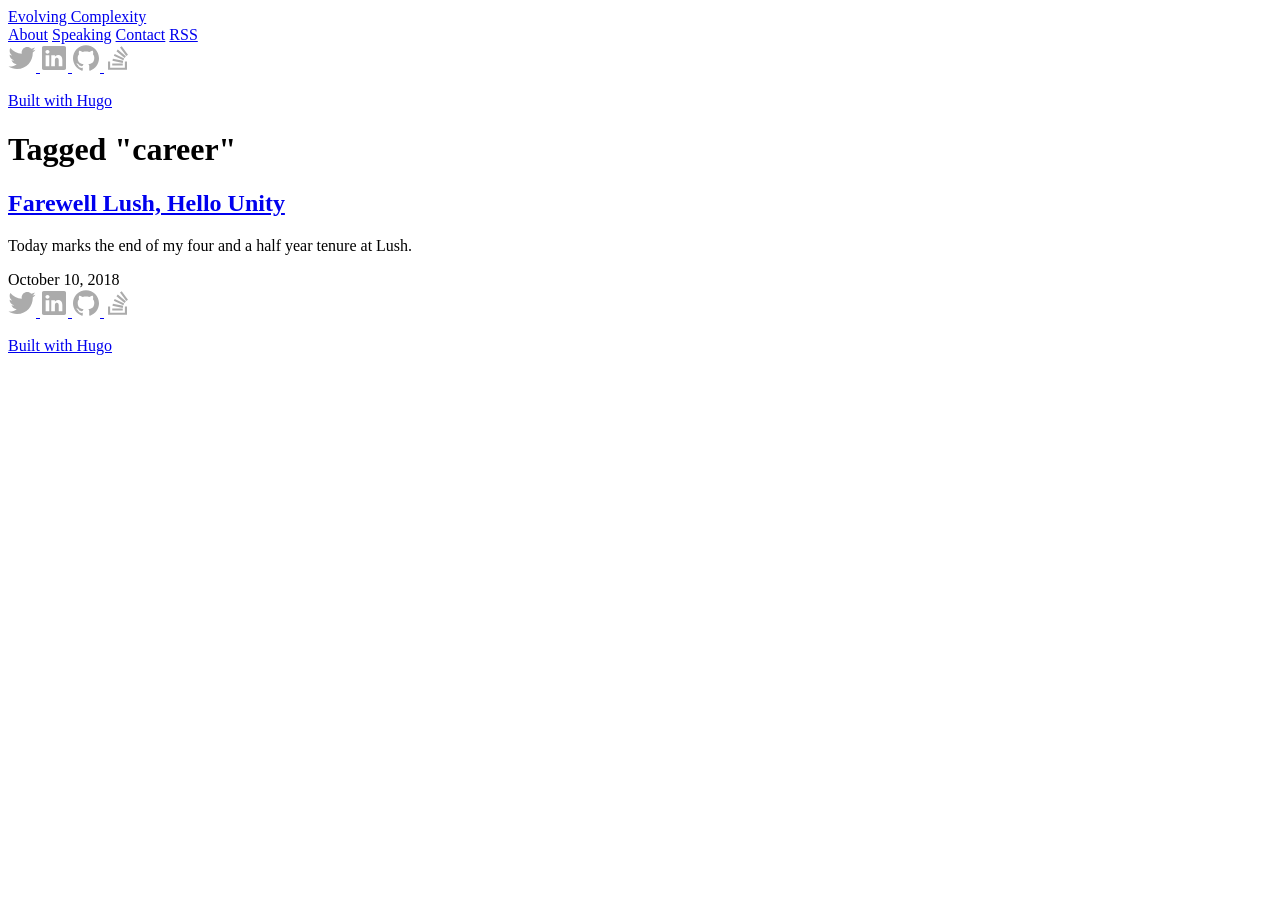
<file: public/tags/career/index.html>
<!DOCTYPE html>

<html lang="en-gb">
    <head>
    <meta charset="utf-8">
    <meta http-equiv="X-UA-Compatible" content="IE=edge,chrome=1">
    <meta name="viewport" content="width=device-width, initial-scale=1">
    <meta name="format-detection" content="telephone=no"/>

    <title>Evolving Complexity</title>
    
    <link rel="apple-touch-icon" sizes="180x180" href="/apple-touch-icon.png">
    <link rel="icon" type="image/png" sizes="32x32" href="/favicon-32x32.png">
    <link rel="icon" type="image/png" sizes="16x16" href="/favicon-16x16.png">
    <link rel="manifest" href="/manifest.json">
    <link rel="mask-icon" href="/safari-pinned-tab.svg" color="#FF3DB4">
    <meta name="theme-color" content="#ffffff">

    
    
    
    <link rel="stylesheet" href="https://www.evolvingcomplexity.io/css/main.min.da79a1cb7ffb091d2905e61dc053c49d2a46ca201aaeb47b63f40385646463c5.css"/>

    
    
    

    
    
 
    
    <link rel="alternate" type="application/rss+xml" href="https://www.evolvingcomplexity.io/tags/career/index.xml" title="Evolving Complexity" />
    
    
</head>
    <body>
        
<nav>
  <header>
    <div class="site-title">
        <a href="/">Evolving Complexity</a>
    </div>  
</header>
  <div class="nav-menu">
  
    <a class="color-link nav-link" href="/about/">About</a>
  
    <a class="color-link nav-link" href="/speaking/">Speaking</a>
  
    <a class="color-link nav-link" href="/contact/">Contact</a>
  
  <a class="color-link nav-link" href="https://www.evolvingcomplexity.io/index.xml" target="_blank" rel="noopener" type="application/rss+xml">RSS</a>
</div>
<footer class="footer">
	<div class="social-icons">
        

    

    
    <a class="social-icon" href="https://twitter.com/RyanKerry1" target="_blank" rel="noopener" title="Twitter">
        <svg width="28px" height="28px" viewBox="0 0 28 28" version="1.1" fill="#ABABAB" xmlns="https://www.w3.org/2000/svg" xmlns:xlink="https://www.w3.org/1999/xlink">
            <path d="M8.991284,24.971612 C19.180436,24.971612 24.752372,16.530224 24.752372,9.210524 C24.752372,8.970656 24.747512,8.731868 24.736496,8.494376 C25.818008,7.712564 26.758256,6.737 27.5,5.62622 C26.507372,6.067076 25.439252,6.364292 24.318752,6.498212 C25.462472,5.812628 26.340512,4.727444 26.754584,3.434036 C25.684088,4.068536 24.499004,4.53002 23.23724,4.778528 C22.226468,3.701876 20.786828,3.028388 19.193828,3.028388 C16.134404,3.028388 13.653536,5.509256 13.653536,8.567492 C13.653536,9.0023 13.702244,9.424904 13.797176,9.830552 C9.19346,9.599108 5.11106,7.39472 2.3792,4.04294 C1.903028,4.861364 1.629032,5.812628 1.629032,6.827072 C1.629032,8.74904 2.606972,10.445612 4.094024,11.438132 C3.185528,11.41016 2.331788,11.160464 1.585184,10.745096 C1.583888,10.768208 1.583888,10.791428 1.583888,10.815728 C1.583888,13.49888 3.493652,15.738584 6.028088,16.246508 C5.562932,16.373084 5.07326,16.44134 4.56782,16.44134 C4.210988,16.44134 3.863876,16.406024 3.526484,16.34144 C4.231724,18.542264 6.276596,20.143796 8.701412,20.18894 C6.805148,21.674696 4.416836,22.56008 1.821488,22.56008 C1.374476,22.56008 0.93362,22.534592 0.5,22.4834 C2.951708,24.054476 5.862524,24.971612 8.991284,24.971612"></path>
        </svg>
    </a>
    

    

    

    

    

    

    

    

    

    
    <a class="social-icon" href="https://www.linkedin.com/in/ryank90" target="_blank" rel="noopener" title="LinkedIn">
        <svg width="28px" height="28px" viewBox="0 0 28 28" version="1.1" fill="#ABABAB" xmlns="https://www.w3.org/2000/svg" xmlns:xlink="https://www.w3.org/1999/xlink">
            <path d="M2,3.654102 C2,2.69908141 2.79442509,1.92397846 3.77383592,1.92397846 L24.2261641,1.92397846 C25.2058917,1.92397846 26,2.69908141 26,3.654102 L26,24.3462148 C26,25.3015521 25.2058917,26.0760215 24.2261641,26.0760215 L3.77383592,26.0760215 C2.79442509,26.0760215 2,25.3015521 2,24.3465315 L2,3.65378524 L2,3.654102 Z M9.27526132,22.1415901 L9.27526132,11.2356668 L5.65030092,11.2356668 L5.65030092,22.1415901 L9.27557808,22.1415901 L9.27526132,22.1415901 Z M7.46341463,9.74691162 C8.72727273,9.74691162 9.51409566,8.90940767 9.51409566,7.86284447 C9.49033893,6.79252455 8.72727273,5.97846056 7.48748812,5.97846056 C6.24675325,5.97846056 5.43649034,6.79252455 5.43649034,7.86284447 C5.43649034,8.90940767 6.22299652,9.74691162 7.4396579,9.74691162 L7.46309788,9.74691162 L7.46341463,9.74691162 Z M11.2815965,22.1415901 L14.9062401,22.1415901 L14.9062401,16.0519481 C14.9062401,15.7263225 14.9299968,15.4000634 15.0256573,15.1675641 C15.2876148,14.5159962 15.8840672,13.8416218 16.8856509,13.8416218 C18.1970225,13.8416218 18.7218879,14.8416218 18.7218879,16.3078872 L18.7218879,22.1415901 L22.3465315,22.1415901 L22.3465315,15.8885017 C22.3465315,12.5388027 20.5584416,10.9800443 18.1735825,10.9800443 C16.2182452,10.9800443 15.3595185,12.072854 14.8824834,12.8172315 L14.9065569,12.8172315 L14.9065569,11.2359835 L11.2819132,11.2359835 C11.3291099,12.2591067 11.2815965,22.1419069 11.2815965,22.1419069 L11.2815965,22.1415901 Z"></path>
        </svg>
    </a>
    

    

    

    

    

    

    

    
    
    
    <a class="social-icon" href="https://github.com/Ryank90" target="_blank" rel="noopener" title="GitHub">
        <svg width="28px" height="28px" viewBox="0 0 28 28" version="1.1" fill="#ABABAB" xmlns="https://www.w3.org/2000/svg" xmlns:xlink="https://www.w3.org/1999/xlink">
            <path d="M13.9988029,1.32087331 C6.82105037,1.32087331 1,7.14112562 1,14.3212723 C1,20.0649109 4.72454649,24.9370678 9.89038951,26.6560892 C10.5408085,26.7757983 10.7778323,26.374374 10.7778323,26.0296121 C10.7778323,25.7215609 10.7666595,24.9035493 10.760275,23.8189856 C7.14426471,24.6042767 6.38131925,22.0760223 6.38131925,22.0760223 C5.78995672,20.5740732 4.93762853,20.1742451 4.93762853,20.1742451 C3.75729765,19.3682044 5.02701126,19.3841656 5.02701126,19.3841656 C6.33183953,19.4759425 7.01817121,20.7241085 7.01817121,20.7241085 C8.17775254,22.7104801 10.0611744,22.1366749 10.8017741,21.8038838 C10.919887,20.9643246 11.2558703,20.3913175 11.6269683,20.066507 C8.74038491,19.7385043 5.70536235,18.6228163 5.70536235,13.6413251 C5.70536235,12.2223743 6.21213051,11.0611968 7.04370914,10.1530044 C6.90963504,9.82420367 6.46351945,8.50181809 7.17139875,6.71256734 C7.17139875,6.71256734 8.26234691,6.36301702 10.7459099,8.04532771 C11.78259,7.75642995 12.8950858,7.61277914 14.000399,7.60719272 C15.1049142,7.61277914 16.2166119,7.75642995 17.2548881,8.04532771 C19.736855,6.36301702 20.8262071,6.71256734 20.8262071,6.71256734 C21.5356825,8.50181809 21.0895669,9.82420367 20.9562909,10.1530044 C21.7894656,11.0611968 22.2922435,12.2223743 22.2922435,13.6413251 C22.2922435,18.6355852 19.2524325,19.734514 16.3570705,20.0561322 C16.8231376,20.4575564 17.2389269,21.2508282 17.2389269,22.4638795 C17.2389269,24.2012564 17.2229657,25.603448 17.2229657,26.0296121 C17.2229657,26.3775663 17.4575954,26.7821827 18.116793,26.6552912 C23.2786458,24.9322794 27,20.0633148 27,14.3212723 C27,7.14112562 21.1789496,1.32087331 13.9988029,1.32087331"></path>
        </svg>
    </a>
    

    
    <a class="social-icon" href="https://stackoverflow.com/users/1556123/ryank" target="_blank" rel="noopener" title="Stack Overflow">
        <svg width="28px" height="28px" viewBox="0 0 28 28" version="1.1" fill="#ABABAB" xmlns="https://www.w3.org/2000/svg" xmlns:xlink="https://www.w3.org/1999/xlink">
            <path d="M20.8863636,23.7090909 L20.8863636,17.3818182 L22.9863636,17.3818182 L22.9863636,25.8090909 L4.03181818,25.8090909 L4.03181818,17.3818182 L6.13181818,17.3818182 L6.13181818,23.7090909 L20.8863636,23.7090909 Z M8.45,16.7818182 L8.88636364,14.7090909 L19.1954545,16.8636364 L18.7590909,18.9363636 L8.45,16.7818182 Z M9.81363636,11.8727273 L10.6863636,9.93636364 L20.2318182,14.4090909 L19.3590909,16.3181818 L9.81363636,11.8727273 Z M12.4590909,7.18181818 L13.7954545,5.57272727 L21.8954545,12.3090909 L20.5590909,13.9181818 L12.4590909,7.18181818 Z M17.6954545,2.19090909 L23.9681818,10.6454545 L22.2772727,11.9 L16.0045455,3.44545455 L17.6954545,2.19090909 Z M8.23181818,21.5818182 L8.23181818,19.4818182 L18.7590909,19.4818182 L18.7590909,21.5818182 L8.23181818,21.5818182 Z"></path>
        </svg>
    </a>
    
    
    

    

    

    

    

</div>




	<p><a href="https://gohugo.io" target="_blank" rel="noopener">Built with Hugo</a></p>

	<script src="https://www.evolvingcomplexity.io/js/main.min.fa5c2b23e07b5d9bfad267a52b4b24fdb053e6fb7524993383594926a3ac270c.js" integrity="sha256-+lwrI+B7XZv60melK0sk/bBT5vt1JJkzg1lJJqOsJww="></script>
</footer>
</nav>
        <div id="content" class="content-container">
        

  <h1>Tagged "career"</h1>
  
  
    
    <article>
            <h2>
                <a href="https://www.evolvingcomplexity.io/posts/farewell-lush-hello-unity/">
                    Farewell Lush, Hello Unity
                </a>
            </h2>
            <div>
                <p>
                Today marks the end of my four and a half year tenure at Lush.
                </p>
            </div>
            <div class="post-footer">
            <time>October 10, 2018</time>
            </div> 
        </article>
    


        
        </div>
        <footer class="footer-mobile">
	<div class="social-icons">
        

    

    
    <a class="social-icon" href="https://twitter.com/RyanKerry1" target="_blank" rel="noopener" title="Twitter">
        <svg width="28px" height="28px" viewBox="0 0 28 28" version="1.1" fill="#ABABAB" xmlns="https://www.w3.org/2000/svg" xmlns:xlink="https://www.w3.org/1999/xlink">
            <path d="M8.991284,24.971612 C19.180436,24.971612 24.752372,16.530224 24.752372,9.210524 C24.752372,8.970656 24.747512,8.731868 24.736496,8.494376 C25.818008,7.712564 26.758256,6.737 27.5,5.62622 C26.507372,6.067076 25.439252,6.364292 24.318752,6.498212 C25.462472,5.812628 26.340512,4.727444 26.754584,3.434036 C25.684088,4.068536 24.499004,4.53002 23.23724,4.778528 C22.226468,3.701876 20.786828,3.028388 19.193828,3.028388 C16.134404,3.028388 13.653536,5.509256 13.653536,8.567492 C13.653536,9.0023 13.702244,9.424904 13.797176,9.830552 C9.19346,9.599108 5.11106,7.39472 2.3792,4.04294 C1.903028,4.861364 1.629032,5.812628 1.629032,6.827072 C1.629032,8.74904 2.606972,10.445612 4.094024,11.438132 C3.185528,11.41016 2.331788,11.160464 1.585184,10.745096 C1.583888,10.768208 1.583888,10.791428 1.583888,10.815728 C1.583888,13.49888 3.493652,15.738584 6.028088,16.246508 C5.562932,16.373084 5.07326,16.44134 4.56782,16.44134 C4.210988,16.44134 3.863876,16.406024 3.526484,16.34144 C4.231724,18.542264 6.276596,20.143796 8.701412,20.18894 C6.805148,21.674696 4.416836,22.56008 1.821488,22.56008 C1.374476,22.56008 0.93362,22.534592 0.5,22.4834 C2.951708,24.054476 5.862524,24.971612 8.991284,24.971612"></path>
        </svg>
    </a>
    

    

    

    

    

    

    

    

    

    
    <a class="social-icon" href="https://www.linkedin.com/in/ryank90" target="_blank" rel="noopener" title="LinkedIn">
        <svg width="28px" height="28px" viewBox="0 0 28 28" version="1.1" fill="#ABABAB" xmlns="https://www.w3.org/2000/svg" xmlns:xlink="https://www.w3.org/1999/xlink">
            <path d="M2,3.654102 C2,2.69908141 2.79442509,1.92397846 3.77383592,1.92397846 L24.2261641,1.92397846 C25.2058917,1.92397846 26,2.69908141 26,3.654102 L26,24.3462148 C26,25.3015521 25.2058917,26.0760215 24.2261641,26.0760215 L3.77383592,26.0760215 C2.79442509,26.0760215 2,25.3015521 2,24.3465315 L2,3.65378524 L2,3.654102 Z M9.27526132,22.1415901 L9.27526132,11.2356668 L5.65030092,11.2356668 L5.65030092,22.1415901 L9.27557808,22.1415901 L9.27526132,22.1415901 Z M7.46341463,9.74691162 C8.72727273,9.74691162 9.51409566,8.90940767 9.51409566,7.86284447 C9.49033893,6.79252455 8.72727273,5.97846056 7.48748812,5.97846056 C6.24675325,5.97846056 5.43649034,6.79252455 5.43649034,7.86284447 C5.43649034,8.90940767 6.22299652,9.74691162 7.4396579,9.74691162 L7.46309788,9.74691162 L7.46341463,9.74691162 Z M11.2815965,22.1415901 L14.9062401,22.1415901 L14.9062401,16.0519481 C14.9062401,15.7263225 14.9299968,15.4000634 15.0256573,15.1675641 C15.2876148,14.5159962 15.8840672,13.8416218 16.8856509,13.8416218 C18.1970225,13.8416218 18.7218879,14.8416218 18.7218879,16.3078872 L18.7218879,22.1415901 L22.3465315,22.1415901 L22.3465315,15.8885017 C22.3465315,12.5388027 20.5584416,10.9800443 18.1735825,10.9800443 C16.2182452,10.9800443 15.3595185,12.072854 14.8824834,12.8172315 L14.9065569,12.8172315 L14.9065569,11.2359835 L11.2819132,11.2359835 C11.3291099,12.2591067 11.2815965,22.1419069 11.2815965,22.1419069 L11.2815965,22.1415901 Z"></path>
        </svg>
    </a>
    

    

    

    

    

    

    

    
    
    
    <a class="social-icon" href="https://github.com/Ryank90" target="_blank" rel="noopener" title="GitHub">
        <svg width="28px" height="28px" viewBox="0 0 28 28" version="1.1" fill="#ABABAB" xmlns="https://www.w3.org/2000/svg" xmlns:xlink="https://www.w3.org/1999/xlink">
            <path d="M13.9988029,1.32087331 C6.82105037,1.32087331 1,7.14112562 1,14.3212723 C1,20.0649109 4.72454649,24.9370678 9.89038951,26.6560892 C10.5408085,26.7757983 10.7778323,26.374374 10.7778323,26.0296121 C10.7778323,25.7215609 10.7666595,24.9035493 10.760275,23.8189856 C7.14426471,24.6042767 6.38131925,22.0760223 6.38131925,22.0760223 C5.78995672,20.5740732 4.93762853,20.1742451 4.93762853,20.1742451 C3.75729765,19.3682044 5.02701126,19.3841656 5.02701126,19.3841656 C6.33183953,19.4759425 7.01817121,20.7241085 7.01817121,20.7241085 C8.17775254,22.7104801 10.0611744,22.1366749 10.8017741,21.8038838 C10.919887,20.9643246 11.2558703,20.3913175 11.6269683,20.066507 C8.74038491,19.7385043 5.70536235,18.6228163 5.70536235,13.6413251 C5.70536235,12.2223743 6.21213051,11.0611968 7.04370914,10.1530044 C6.90963504,9.82420367 6.46351945,8.50181809 7.17139875,6.71256734 C7.17139875,6.71256734 8.26234691,6.36301702 10.7459099,8.04532771 C11.78259,7.75642995 12.8950858,7.61277914 14.000399,7.60719272 C15.1049142,7.61277914 16.2166119,7.75642995 17.2548881,8.04532771 C19.736855,6.36301702 20.8262071,6.71256734 20.8262071,6.71256734 C21.5356825,8.50181809 21.0895669,9.82420367 20.9562909,10.1530044 C21.7894656,11.0611968 22.2922435,12.2223743 22.2922435,13.6413251 C22.2922435,18.6355852 19.2524325,19.734514 16.3570705,20.0561322 C16.8231376,20.4575564 17.2389269,21.2508282 17.2389269,22.4638795 C17.2389269,24.2012564 17.2229657,25.603448 17.2229657,26.0296121 C17.2229657,26.3775663 17.4575954,26.7821827 18.116793,26.6552912 C23.2786458,24.9322794 27,20.0633148 27,14.3212723 C27,7.14112562 21.1789496,1.32087331 13.9988029,1.32087331"></path>
        </svg>
    </a>
    

    
    <a class="social-icon" href="https://stackoverflow.com/users/1556123/ryank" target="_blank" rel="noopener" title="Stack Overflow">
        <svg width="28px" height="28px" viewBox="0 0 28 28" version="1.1" fill="#ABABAB" xmlns="https://www.w3.org/2000/svg" xmlns:xlink="https://www.w3.org/1999/xlink">
            <path d="M20.8863636,23.7090909 L20.8863636,17.3818182 L22.9863636,17.3818182 L22.9863636,25.8090909 L4.03181818,25.8090909 L4.03181818,17.3818182 L6.13181818,17.3818182 L6.13181818,23.7090909 L20.8863636,23.7090909 Z M8.45,16.7818182 L8.88636364,14.7090909 L19.1954545,16.8636364 L18.7590909,18.9363636 L8.45,16.7818182 Z M9.81363636,11.8727273 L10.6863636,9.93636364 L20.2318182,14.4090909 L19.3590909,16.3181818 L9.81363636,11.8727273 Z M12.4590909,7.18181818 L13.7954545,5.57272727 L21.8954545,12.3090909 L20.5590909,13.9181818 L12.4590909,7.18181818 Z M17.6954545,2.19090909 L23.9681818,10.6454545 L22.2772727,11.9 L16.0045455,3.44545455 L17.6954545,2.19090909 Z M8.23181818,21.5818182 L8.23181818,19.4818182 L18.7590909,19.4818182 L18.7590909,21.5818182 L8.23181818,21.5818182 Z"></path>
        </svg>
    </a>
    
    
    

    

    

    

    

</div>




	<div class="footer-mobile-links">
		<p><a href="https://gohugo.io" target="_blank" rel="noopener">Built with Hugo</a></p>
	</div>

	<script src="https://www.evolvingcomplexity.io/js/main.min.fa5c2b23e07b5d9bfad267a52b4b24fdb053e6fb7524993383594926a3ac270c.js" integrity="sha256-+lwrI+B7XZv60melK0sk/bBT5vt1JJkzg1lJJqOsJww="></script>
</footer>
    </body>
</html>
</file>
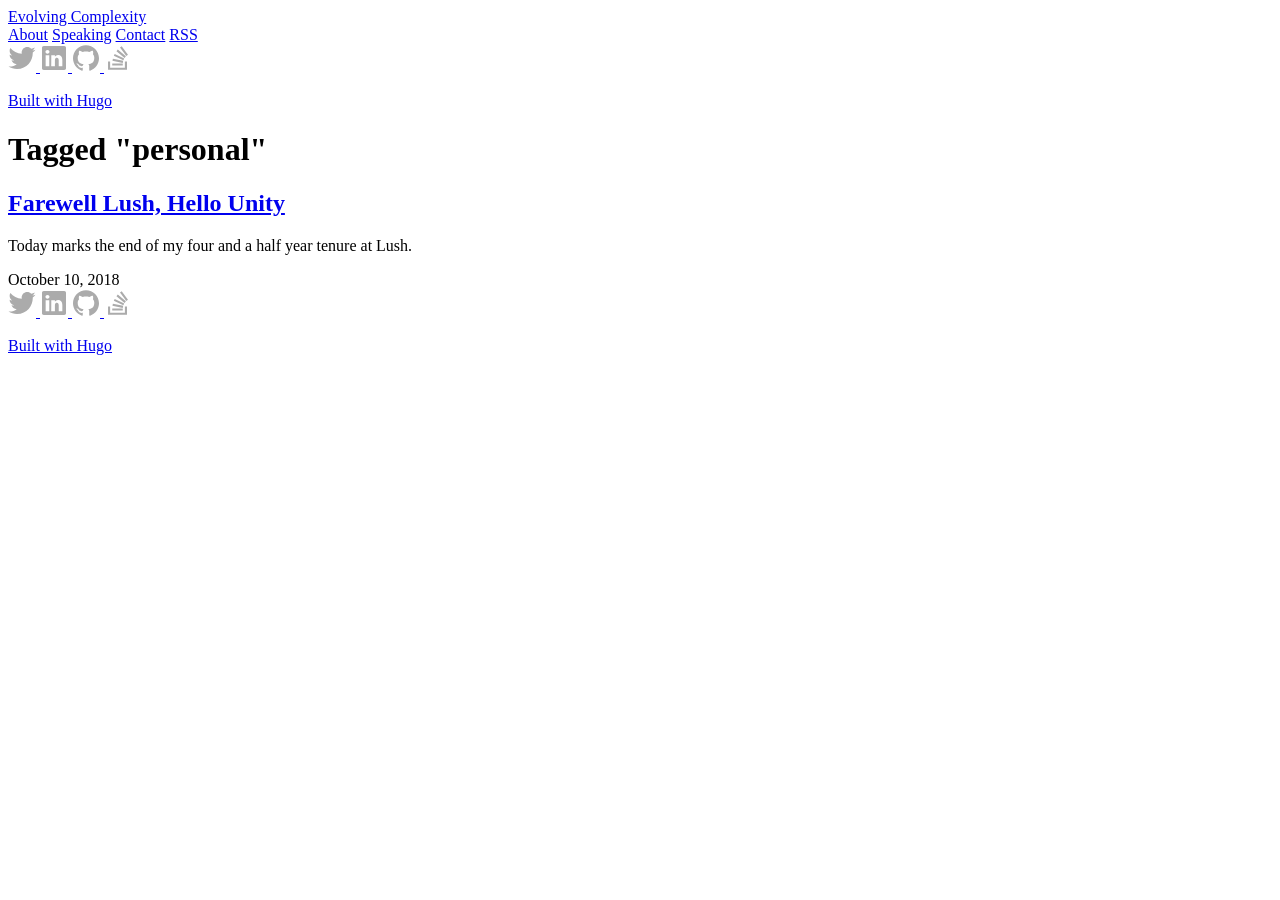
<file: public/tags/personal/index.html>
<!DOCTYPE html>

<html lang="en-gb">
    <head>
    <meta charset="utf-8">
    <meta http-equiv="X-UA-Compatible" content="IE=edge,chrome=1">
    <meta name="viewport" content="width=device-width, initial-scale=1">
    <meta name="format-detection" content="telephone=no"/>

    <title>Evolving Complexity</title>
    
    <link rel="apple-touch-icon" sizes="180x180" href="/apple-touch-icon.png">
    <link rel="icon" type="image/png" sizes="32x32" href="/favicon-32x32.png">
    <link rel="icon" type="image/png" sizes="16x16" href="/favicon-16x16.png">
    <link rel="manifest" href="/manifest.json">
    <link rel="mask-icon" href="/safari-pinned-tab.svg" color="#FF3DB4">
    <meta name="theme-color" content="#ffffff">

    
    
    
    <link rel="stylesheet" href="https://www.evolvingcomplexity.io/css/main.min.da79a1cb7ffb091d2905e61dc053c49d2a46ca201aaeb47b63f40385646463c5.css"/>

    
    
    

    
    
 
    
    <link rel="alternate" type="application/rss+xml" href="https://www.evolvingcomplexity.io/tags/personal/index.xml" title="Evolving Complexity" />
    
    
</head>
    <body>
        
<nav>
  <header>
    <div class="site-title">
        <a href="/">Evolving Complexity</a>
    </div>  
</header>
  <div class="nav-menu">
  
    <a class="color-link nav-link" href="/about/">About</a>
  
    <a class="color-link nav-link" href="/speaking/">Speaking</a>
  
    <a class="color-link nav-link" href="/contact/">Contact</a>
  
  <a class="color-link nav-link" href="https://www.evolvingcomplexity.io/index.xml" target="_blank" rel="noopener" type="application/rss+xml">RSS</a>
</div>
<footer class="footer">
	<div class="social-icons">
        

    

    
    <a class="social-icon" href="https://twitter.com/RyanKerry1" target="_blank" rel="noopener" title="Twitter">
        <svg width="28px" height="28px" viewBox="0 0 28 28" version="1.1" fill="#ABABAB" xmlns="https://www.w3.org/2000/svg" xmlns:xlink="https://www.w3.org/1999/xlink">
            <path d="M8.991284,24.971612 C19.180436,24.971612 24.752372,16.530224 24.752372,9.210524 C24.752372,8.970656 24.747512,8.731868 24.736496,8.494376 C25.818008,7.712564 26.758256,6.737 27.5,5.62622 C26.507372,6.067076 25.439252,6.364292 24.318752,6.498212 C25.462472,5.812628 26.340512,4.727444 26.754584,3.434036 C25.684088,4.068536 24.499004,4.53002 23.23724,4.778528 C22.226468,3.701876 20.786828,3.028388 19.193828,3.028388 C16.134404,3.028388 13.653536,5.509256 13.653536,8.567492 C13.653536,9.0023 13.702244,9.424904 13.797176,9.830552 C9.19346,9.599108 5.11106,7.39472 2.3792,4.04294 C1.903028,4.861364 1.629032,5.812628 1.629032,6.827072 C1.629032,8.74904 2.606972,10.445612 4.094024,11.438132 C3.185528,11.41016 2.331788,11.160464 1.585184,10.745096 C1.583888,10.768208 1.583888,10.791428 1.583888,10.815728 C1.583888,13.49888 3.493652,15.738584 6.028088,16.246508 C5.562932,16.373084 5.07326,16.44134 4.56782,16.44134 C4.210988,16.44134 3.863876,16.406024 3.526484,16.34144 C4.231724,18.542264 6.276596,20.143796 8.701412,20.18894 C6.805148,21.674696 4.416836,22.56008 1.821488,22.56008 C1.374476,22.56008 0.93362,22.534592 0.5,22.4834 C2.951708,24.054476 5.862524,24.971612 8.991284,24.971612"></path>
        </svg>
    </a>
    

    

    

    

    

    

    

    

    

    
    <a class="social-icon" href="https://www.linkedin.com/in/ryank90" target="_blank" rel="noopener" title="LinkedIn">
        <svg width="28px" height="28px" viewBox="0 0 28 28" version="1.1" fill="#ABABAB" xmlns="https://www.w3.org/2000/svg" xmlns:xlink="https://www.w3.org/1999/xlink">
            <path d="M2,3.654102 C2,2.69908141 2.79442509,1.92397846 3.77383592,1.92397846 L24.2261641,1.92397846 C25.2058917,1.92397846 26,2.69908141 26,3.654102 L26,24.3462148 C26,25.3015521 25.2058917,26.0760215 24.2261641,26.0760215 L3.77383592,26.0760215 C2.79442509,26.0760215 2,25.3015521 2,24.3465315 L2,3.65378524 L2,3.654102 Z M9.27526132,22.1415901 L9.27526132,11.2356668 L5.65030092,11.2356668 L5.65030092,22.1415901 L9.27557808,22.1415901 L9.27526132,22.1415901 Z M7.46341463,9.74691162 C8.72727273,9.74691162 9.51409566,8.90940767 9.51409566,7.86284447 C9.49033893,6.79252455 8.72727273,5.97846056 7.48748812,5.97846056 C6.24675325,5.97846056 5.43649034,6.79252455 5.43649034,7.86284447 C5.43649034,8.90940767 6.22299652,9.74691162 7.4396579,9.74691162 L7.46309788,9.74691162 L7.46341463,9.74691162 Z M11.2815965,22.1415901 L14.9062401,22.1415901 L14.9062401,16.0519481 C14.9062401,15.7263225 14.9299968,15.4000634 15.0256573,15.1675641 C15.2876148,14.5159962 15.8840672,13.8416218 16.8856509,13.8416218 C18.1970225,13.8416218 18.7218879,14.8416218 18.7218879,16.3078872 L18.7218879,22.1415901 L22.3465315,22.1415901 L22.3465315,15.8885017 C22.3465315,12.5388027 20.5584416,10.9800443 18.1735825,10.9800443 C16.2182452,10.9800443 15.3595185,12.072854 14.8824834,12.8172315 L14.9065569,12.8172315 L14.9065569,11.2359835 L11.2819132,11.2359835 C11.3291099,12.2591067 11.2815965,22.1419069 11.2815965,22.1419069 L11.2815965,22.1415901 Z"></path>
        </svg>
    </a>
    

    

    

    

    

    

    

    
    
    
    <a class="social-icon" href="https://github.com/Ryank90" target="_blank" rel="noopener" title="GitHub">
        <svg width="28px" height="28px" viewBox="0 0 28 28" version="1.1" fill="#ABABAB" xmlns="https://www.w3.org/2000/svg" xmlns:xlink="https://www.w3.org/1999/xlink">
            <path d="M13.9988029,1.32087331 C6.82105037,1.32087331 1,7.14112562 1,14.3212723 C1,20.0649109 4.72454649,24.9370678 9.89038951,26.6560892 C10.5408085,26.7757983 10.7778323,26.374374 10.7778323,26.0296121 C10.7778323,25.7215609 10.7666595,24.9035493 10.760275,23.8189856 C7.14426471,24.6042767 6.38131925,22.0760223 6.38131925,22.0760223 C5.78995672,20.5740732 4.93762853,20.1742451 4.93762853,20.1742451 C3.75729765,19.3682044 5.02701126,19.3841656 5.02701126,19.3841656 C6.33183953,19.4759425 7.01817121,20.7241085 7.01817121,20.7241085 C8.17775254,22.7104801 10.0611744,22.1366749 10.8017741,21.8038838 C10.919887,20.9643246 11.2558703,20.3913175 11.6269683,20.066507 C8.74038491,19.7385043 5.70536235,18.6228163 5.70536235,13.6413251 C5.70536235,12.2223743 6.21213051,11.0611968 7.04370914,10.1530044 C6.90963504,9.82420367 6.46351945,8.50181809 7.17139875,6.71256734 C7.17139875,6.71256734 8.26234691,6.36301702 10.7459099,8.04532771 C11.78259,7.75642995 12.8950858,7.61277914 14.000399,7.60719272 C15.1049142,7.61277914 16.2166119,7.75642995 17.2548881,8.04532771 C19.736855,6.36301702 20.8262071,6.71256734 20.8262071,6.71256734 C21.5356825,8.50181809 21.0895669,9.82420367 20.9562909,10.1530044 C21.7894656,11.0611968 22.2922435,12.2223743 22.2922435,13.6413251 C22.2922435,18.6355852 19.2524325,19.734514 16.3570705,20.0561322 C16.8231376,20.4575564 17.2389269,21.2508282 17.2389269,22.4638795 C17.2389269,24.2012564 17.2229657,25.603448 17.2229657,26.0296121 C17.2229657,26.3775663 17.4575954,26.7821827 18.116793,26.6552912 C23.2786458,24.9322794 27,20.0633148 27,14.3212723 C27,7.14112562 21.1789496,1.32087331 13.9988029,1.32087331"></path>
        </svg>
    </a>
    

    
    <a class="social-icon" href="https://stackoverflow.com/users/1556123/ryank" target="_blank" rel="noopener" title="Stack Overflow">
        <svg width="28px" height="28px" viewBox="0 0 28 28" version="1.1" fill="#ABABAB" xmlns="https://www.w3.org/2000/svg" xmlns:xlink="https://www.w3.org/1999/xlink">
            <path d="M20.8863636,23.7090909 L20.8863636,17.3818182 L22.9863636,17.3818182 L22.9863636,25.8090909 L4.03181818,25.8090909 L4.03181818,17.3818182 L6.13181818,17.3818182 L6.13181818,23.7090909 L20.8863636,23.7090909 Z M8.45,16.7818182 L8.88636364,14.7090909 L19.1954545,16.8636364 L18.7590909,18.9363636 L8.45,16.7818182 Z M9.81363636,11.8727273 L10.6863636,9.93636364 L20.2318182,14.4090909 L19.3590909,16.3181818 L9.81363636,11.8727273 Z M12.4590909,7.18181818 L13.7954545,5.57272727 L21.8954545,12.3090909 L20.5590909,13.9181818 L12.4590909,7.18181818 Z M17.6954545,2.19090909 L23.9681818,10.6454545 L22.2772727,11.9 L16.0045455,3.44545455 L17.6954545,2.19090909 Z M8.23181818,21.5818182 L8.23181818,19.4818182 L18.7590909,19.4818182 L18.7590909,21.5818182 L8.23181818,21.5818182 Z"></path>
        </svg>
    </a>
    
    
    

    

    

    

    

</div>




	<p><a href="https://gohugo.io" target="_blank" rel="noopener">Built with Hugo</a></p>

	<script src="https://www.evolvingcomplexity.io/js/main.min.fa5c2b23e07b5d9bfad267a52b4b24fdb053e6fb7524993383594926a3ac270c.js" integrity="sha256-+lwrI+B7XZv60melK0sk/bBT5vt1JJkzg1lJJqOsJww="></script>
</footer>
</nav>
        <div id="content" class="content-container">
        

  <h1>Tagged "personal"</h1>
  
  
    
    <article>
            <h2>
                <a href="https://www.evolvingcomplexity.io/posts/farewell-lush-hello-unity/">
                    Farewell Lush, Hello Unity
                </a>
            </h2>
            <div>
                <p>
                Today marks the end of my four and a half year tenure at Lush.
                </p>
            </div>
            <div class="post-footer">
            <time>October 10, 2018</time>
            </div> 
        </article>
    


        
        </div>
        <footer class="footer-mobile">
	<div class="social-icons">
        

    

    
    <a class="social-icon" href="https://twitter.com/RyanKerry1" target="_blank" rel="noopener" title="Twitter">
        <svg width="28px" height="28px" viewBox="0 0 28 28" version="1.1" fill="#ABABAB" xmlns="https://www.w3.org/2000/svg" xmlns:xlink="https://www.w3.org/1999/xlink">
            <path d="M8.991284,24.971612 C19.180436,24.971612 24.752372,16.530224 24.752372,9.210524 C24.752372,8.970656 24.747512,8.731868 24.736496,8.494376 C25.818008,7.712564 26.758256,6.737 27.5,5.62622 C26.507372,6.067076 25.439252,6.364292 24.318752,6.498212 C25.462472,5.812628 26.340512,4.727444 26.754584,3.434036 C25.684088,4.068536 24.499004,4.53002 23.23724,4.778528 C22.226468,3.701876 20.786828,3.028388 19.193828,3.028388 C16.134404,3.028388 13.653536,5.509256 13.653536,8.567492 C13.653536,9.0023 13.702244,9.424904 13.797176,9.830552 C9.19346,9.599108 5.11106,7.39472 2.3792,4.04294 C1.903028,4.861364 1.629032,5.812628 1.629032,6.827072 C1.629032,8.74904 2.606972,10.445612 4.094024,11.438132 C3.185528,11.41016 2.331788,11.160464 1.585184,10.745096 C1.583888,10.768208 1.583888,10.791428 1.583888,10.815728 C1.583888,13.49888 3.493652,15.738584 6.028088,16.246508 C5.562932,16.373084 5.07326,16.44134 4.56782,16.44134 C4.210988,16.44134 3.863876,16.406024 3.526484,16.34144 C4.231724,18.542264 6.276596,20.143796 8.701412,20.18894 C6.805148,21.674696 4.416836,22.56008 1.821488,22.56008 C1.374476,22.56008 0.93362,22.534592 0.5,22.4834 C2.951708,24.054476 5.862524,24.971612 8.991284,24.971612"></path>
        </svg>
    </a>
    

    

    

    

    

    

    

    

    

    
    <a class="social-icon" href="https://www.linkedin.com/in/ryank90" target="_blank" rel="noopener" title="LinkedIn">
        <svg width="28px" height="28px" viewBox="0 0 28 28" version="1.1" fill="#ABABAB" xmlns="https://www.w3.org/2000/svg" xmlns:xlink="https://www.w3.org/1999/xlink">
            <path d="M2,3.654102 C2,2.69908141 2.79442509,1.92397846 3.77383592,1.92397846 L24.2261641,1.92397846 C25.2058917,1.92397846 26,2.69908141 26,3.654102 L26,24.3462148 C26,25.3015521 25.2058917,26.0760215 24.2261641,26.0760215 L3.77383592,26.0760215 C2.79442509,26.0760215 2,25.3015521 2,24.3465315 L2,3.65378524 L2,3.654102 Z M9.27526132,22.1415901 L9.27526132,11.2356668 L5.65030092,11.2356668 L5.65030092,22.1415901 L9.27557808,22.1415901 L9.27526132,22.1415901 Z M7.46341463,9.74691162 C8.72727273,9.74691162 9.51409566,8.90940767 9.51409566,7.86284447 C9.49033893,6.79252455 8.72727273,5.97846056 7.48748812,5.97846056 C6.24675325,5.97846056 5.43649034,6.79252455 5.43649034,7.86284447 C5.43649034,8.90940767 6.22299652,9.74691162 7.4396579,9.74691162 L7.46309788,9.74691162 L7.46341463,9.74691162 Z M11.2815965,22.1415901 L14.9062401,22.1415901 L14.9062401,16.0519481 C14.9062401,15.7263225 14.9299968,15.4000634 15.0256573,15.1675641 C15.2876148,14.5159962 15.8840672,13.8416218 16.8856509,13.8416218 C18.1970225,13.8416218 18.7218879,14.8416218 18.7218879,16.3078872 L18.7218879,22.1415901 L22.3465315,22.1415901 L22.3465315,15.8885017 C22.3465315,12.5388027 20.5584416,10.9800443 18.1735825,10.9800443 C16.2182452,10.9800443 15.3595185,12.072854 14.8824834,12.8172315 L14.9065569,12.8172315 L14.9065569,11.2359835 L11.2819132,11.2359835 C11.3291099,12.2591067 11.2815965,22.1419069 11.2815965,22.1419069 L11.2815965,22.1415901 Z"></path>
        </svg>
    </a>
    

    

    

    

    

    

    

    
    
    
    <a class="social-icon" href="https://github.com/Ryank90" target="_blank" rel="noopener" title="GitHub">
        <svg width="28px" height="28px" viewBox="0 0 28 28" version="1.1" fill="#ABABAB" xmlns="https://www.w3.org/2000/svg" xmlns:xlink="https://www.w3.org/1999/xlink">
            <path d="M13.9988029,1.32087331 C6.82105037,1.32087331 1,7.14112562 1,14.3212723 C1,20.0649109 4.72454649,24.9370678 9.89038951,26.6560892 C10.5408085,26.7757983 10.7778323,26.374374 10.7778323,26.0296121 C10.7778323,25.7215609 10.7666595,24.9035493 10.760275,23.8189856 C7.14426471,24.6042767 6.38131925,22.0760223 6.38131925,22.0760223 C5.78995672,20.5740732 4.93762853,20.1742451 4.93762853,20.1742451 C3.75729765,19.3682044 5.02701126,19.3841656 5.02701126,19.3841656 C6.33183953,19.4759425 7.01817121,20.7241085 7.01817121,20.7241085 C8.17775254,22.7104801 10.0611744,22.1366749 10.8017741,21.8038838 C10.919887,20.9643246 11.2558703,20.3913175 11.6269683,20.066507 C8.74038491,19.7385043 5.70536235,18.6228163 5.70536235,13.6413251 C5.70536235,12.2223743 6.21213051,11.0611968 7.04370914,10.1530044 C6.90963504,9.82420367 6.46351945,8.50181809 7.17139875,6.71256734 C7.17139875,6.71256734 8.26234691,6.36301702 10.7459099,8.04532771 C11.78259,7.75642995 12.8950858,7.61277914 14.000399,7.60719272 C15.1049142,7.61277914 16.2166119,7.75642995 17.2548881,8.04532771 C19.736855,6.36301702 20.8262071,6.71256734 20.8262071,6.71256734 C21.5356825,8.50181809 21.0895669,9.82420367 20.9562909,10.1530044 C21.7894656,11.0611968 22.2922435,12.2223743 22.2922435,13.6413251 C22.2922435,18.6355852 19.2524325,19.734514 16.3570705,20.0561322 C16.8231376,20.4575564 17.2389269,21.2508282 17.2389269,22.4638795 C17.2389269,24.2012564 17.2229657,25.603448 17.2229657,26.0296121 C17.2229657,26.3775663 17.4575954,26.7821827 18.116793,26.6552912 C23.2786458,24.9322794 27,20.0633148 27,14.3212723 C27,7.14112562 21.1789496,1.32087331 13.9988029,1.32087331"></path>
        </svg>
    </a>
    

    
    <a class="social-icon" href="https://stackoverflow.com/users/1556123/ryank" target="_blank" rel="noopener" title="Stack Overflow">
        <svg width="28px" height="28px" viewBox="0 0 28 28" version="1.1" fill="#ABABAB" xmlns="https://www.w3.org/2000/svg" xmlns:xlink="https://www.w3.org/1999/xlink">
            <path d="M20.8863636,23.7090909 L20.8863636,17.3818182 L22.9863636,17.3818182 L22.9863636,25.8090909 L4.03181818,25.8090909 L4.03181818,17.3818182 L6.13181818,17.3818182 L6.13181818,23.7090909 L20.8863636,23.7090909 Z M8.45,16.7818182 L8.88636364,14.7090909 L19.1954545,16.8636364 L18.7590909,18.9363636 L8.45,16.7818182 Z M9.81363636,11.8727273 L10.6863636,9.93636364 L20.2318182,14.4090909 L19.3590909,16.3181818 L9.81363636,11.8727273 Z M12.4590909,7.18181818 L13.7954545,5.57272727 L21.8954545,12.3090909 L20.5590909,13.9181818 L12.4590909,7.18181818 Z M17.6954545,2.19090909 L23.9681818,10.6454545 L22.2772727,11.9 L16.0045455,3.44545455 L17.6954545,2.19090909 Z M8.23181818,21.5818182 L8.23181818,19.4818182 L18.7590909,19.4818182 L18.7590909,21.5818182 L8.23181818,21.5818182 Z"></path>
        </svg>
    </a>
    
    
    

    

    

    

    

</div>




	<div class="footer-mobile-links">
		<p><a href="https://gohugo.io" target="_blank" rel="noopener">Built with Hugo</a></p>
	</div>

	<script src="https://www.evolvingcomplexity.io/js/main.min.fa5c2b23e07b5d9bfad267a52b4b24fdb053e6fb7524993383594926a3ac270c.js" integrity="sha256-+lwrI+B7XZv60melK0sk/bBT5vt1JJkzg1lJJqOsJww="></script>
</footer>
    </body>
</html>
</file>
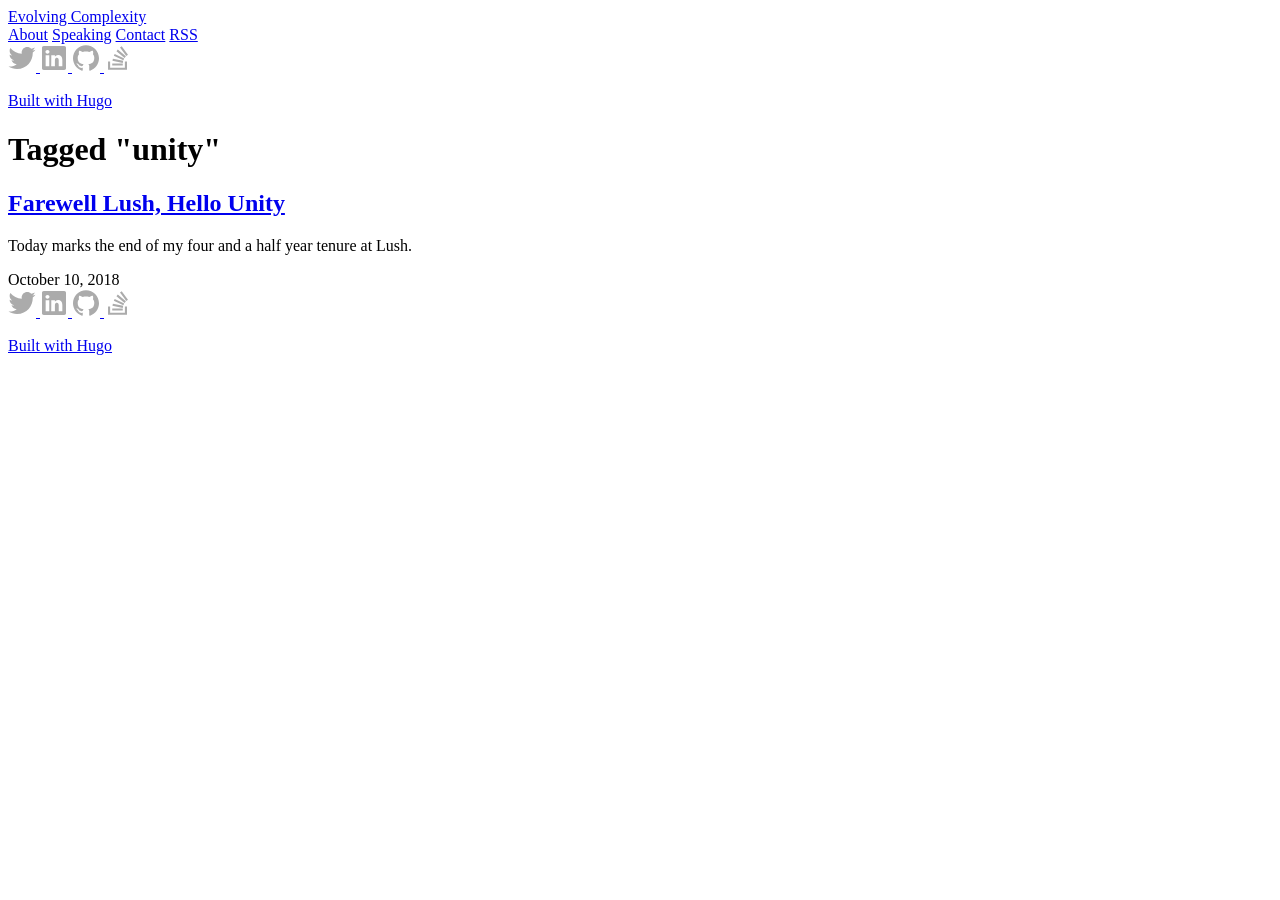
<file: public/tags/unity/index.html>
<!DOCTYPE html>

<html lang="en-gb">
    <head>
    <meta charset="utf-8">
    <meta http-equiv="X-UA-Compatible" content="IE=edge,chrome=1">
    <meta name="viewport" content="width=device-width, initial-scale=1">
    <meta name="format-detection" content="telephone=no"/>

    <title>Evolving Complexity</title>
    
    <link rel="apple-touch-icon" sizes="180x180" href="/apple-touch-icon.png">
    <link rel="icon" type="image/png" sizes="32x32" href="/favicon-32x32.png">
    <link rel="icon" type="image/png" sizes="16x16" href="/favicon-16x16.png">
    <link rel="manifest" href="/manifest.json">
    <link rel="mask-icon" href="/safari-pinned-tab.svg" color="#FF3DB4">
    <meta name="theme-color" content="#ffffff">

    
    
    
    <link rel="stylesheet" href="https://www.evolvingcomplexity.io/css/main.min.da79a1cb7ffb091d2905e61dc053c49d2a46ca201aaeb47b63f40385646463c5.css"/>

    
    
    

    
    
 
    
    <link rel="alternate" type="application/rss+xml" href="https://www.evolvingcomplexity.io/tags/unity/index.xml" title="Evolving Complexity" />
    
    
</head>
    <body>
        
<nav>
  <header>
    <div class="site-title">
        <a href="/">Evolving Complexity</a>
    </div>  
</header>
  <div class="nav-menu">
  
    <a class="color-link nav-link" href="/about/">About</a>
  
    <a class="color-link nav-link" href="/speaking/">Speaking</a>
  
    <a class="color-link nav-link" href="/contact/">Contact</a>
  
  <a class="color-link nav-link" href="https://www.evolvingcomplexity.io/index.xml" target="_blank" rel="noopener" type="application/rss+xml">RSS</a>
</div>
<footer class="footer">
	<div class="social-icons">
        

    

    
    <a class="social-icon" href="https://twitter.com/RyanKerry1" target="_blank" rel="noopener" title="Twitter">
        <svg width="28px" height="28px" viewBox="0 0 28 28" version="1.1" fill="#ABABAB" xmlns="https://www.w3.org/2000/svg" xmlns:xlink="https://www.w3.org/1999/xlink">
            <path d="M8.991284,24.971612 C19.180436,24.971612 24.752372,16.530224 24.752372,9.210524 C24.752372,8.970656 24.747512,8.731868 24.736496,8.494376 C25.818008,7.712564 26.758256,6.737 27.5,5.62622 C26.507372,6.067076 25.439252,6.364292 24.318752,6.498212 C25.462472,5.812628 26.340512,4.727444 26.754584,3.434036 C25.684088,4.068536 24.499004,4.53002 23.23724,4.778528 C22.226468,3.701876 20.786828,3.028388 19.193828,3.028388 C16.134404,3.028388 13.653536,5.509256 13.653536,8.567492 C13.653536,9.0023 13.702244,9.424904 13.797176,9.830552 C9.19346,9.599108 5.11106,7.39472 2.3792,4.04294 C1.903028,4.861364 1.629032,5.812628 1.629032,6.827072 C1.629032,8.74904 2.606972,10.445612 4.094024,11.438132 C3.185528,11.41016 2.331788,11.160464 1.585184,10.745096 C1.583888,10.768208 1.583888,10.791428 1.583888,10.815728 C1.583888,13.49888 3.493652,15.738584 6.028088,16.246508 C5.562932,16.373084 5.07326,16.44134 4.56782,16.44134 C4.210988,16.44134 3.863876,16.406024 3.526484,16.34144 C4.231724,18.542264 6.276596,20.143796 8.701412,20.18894 C6.805148,21.674696 4.416836,22.56008 1.821488,22.56008 C1.374476,22.56008 0.93362,22.534592 0.5,22.4834 C2.951708,24.054476 5.862524,24.971612 8.991284,24.971612"></path>
        </svg>
    </a>
    

    

    

    

    

    

    

    

    

    
    <a class="social-icon" href="https://www.linkedin.com/in/ryank90" target="_blank" rel="noopener" title="LinkedIn">
        <svg width="28px" height="28px" viewBox="0 0 28 28" version="1.1" fill="#ABABAB" xmlns="https://www.w3.org/2000/svg" xmlns:xlink="https://www.w3.org/1999/xlink">
            <path d="M2,3.654102 C2,2.69908141 2.79442509,1.92397846 3.77383592,1.92397846 L24.2261641,1.92397846 C25.2058917,1.92397846 26,2.69908141 26,3.654102 L26,24.3462148 C26,25.3015521 25.2058917,26.0760215 24.2261641,26.0760215 L3.77383592,26.0760215 C2.79442509,26.0760215 2,25.3015521 2,24.3465315 L2,3.65378524 L2,3.654102 Z M9.27526132,22.1415901 L9.27526132,11.2356668 L5.65030092,11.2356668 L5.65030092,22.1415901 L9.27557808,22.1415901 L9.27526132,22.1415901 Z M7.46341463,9.74691162 C8.72727273,9.74691162 9.51409566,8.90940767 9.51409566,7.86284447 C9.49033893,6.79252455 8.72727273,5.97846056 7.48748812,5.97846056 C6.24675325,5.97846056 5.43649034,6.79252455 5.43649034,7.86284447 C5.43649034,8.90940767 6.22299652,9.74691162 7.4396579,9.74691162 L7.46309788,9.74691162 L7.46341463,9.74691162 Z M11.2815965,22.1415901 L14.9062401,22.1415901 L14.9062401,16.0519481 C14.9062401,15.7263225 14.9299968,15.4000634 15.0256573,15.1675641 C15.2876148,14.5159962 15.8840672,13.8416218 16.8856509,13.8416218 C18.1970225,13.8416218 18.7218879,14.8416218 18.7218879,16.3078872 L18.7218879,22.1415901 L22.3465315,22.1415901 L22.3465315,15.8885017 C22.3465315,12.5388027 20.5584416,10.9800443 18.1735825,10.9800443 C16.2182452,10.9800443 15.3595185,12.072854 14.8824834,12.8172315 L14.9065569,12.8172315 L14.9065569,11.2359835 L11.2819132,11.2359835 C11.3291099,12.2591067 11.2815965,22.1419069 11.2815965,22.1419069 L11.2815965,22.1415901 Z"></path>
        </svg>
    </a>
    

    

    

    

    

    

    

    
    
    
    <a class="social-icon" href="https://github.com/Ryank90" target="_blank" rel="noopener" title="GitHub">
        <svg width="28px" height="28px" viewBox="0 0 28 28" version="1.1" fill="#ABABAB" xmlns="https://www.w3.org/2000/svg" xmlns:xlink="https://www.w3.org/1999/xlink">
            <path d="M13.9988029,1.32087331 C6.82105037,1.32087331 1,7.14112562 1,14.3212723 C1,20.0649109 4.72454649,24.9370678 9.89038951,26.6560892 C10.5408085,26.7757983 10.7778323,26.374374 10.7778323,26.0296121 C10.7778323,25.7215609 10.7666595,24.9035493 10.760275,23.8189856 C7.14426471,24.6042767 6.38131925,22.0760223 6.38131925,22.0760223 C5.78995672,20.5740732 4.93762853,20.1742451 4.93762853,20.1742451 C3.75729765,19.3682044 5.02701126,19.3841656 5.02701126,19.3841656 C6.33183953,19.4759425 7.01817121,20.7241085 7.01817121,20.7241085 C8.17775254,22.7104801 10.0611744,22.1366749 10.8017741,21.8038838 C10.919887,20.9643246 11.2558703,20.3913175 11.6269683,20.066507 C8.74038491,19.7385043 5.70536235,18.6228163 5.70536235,13.6413251 C5.70536235,12.2223743 6.21213051,11.0611968 7.04370914,10.1530044 C6.90963504,9.82420367 6.46351945,8.50181809 7.17139875,6.71256734 C7.17139875,6.71256734 8.26234691,6.36301702 10.7459099,8.04532771 C11.78259,7.75642995 12.8950858,7.61277914 14.000399,7.60719272 C15.1049142,7.61277914 16.2166119,7.75642995 17.2548881,8.04532771 C19.736855,6.36301702 20.8262071,6.71256734 20.8262071,6.71256734 C21.5356825,8.50181809 21.0895669,9.82420367 20.9562909,10.1530044 C21.7894656,11.0611968 22.2922435,12.2223743 22.2922435,13.6413251 C22.2922435,18.6355852 19.2524325,19.734514 16.3570705,20.0561322 C16.8231376,20.4575564 17.2389269,21.2508282 17.2389269,22.4638795 C17.2389269,24.2012564 17.2229657,25.603448 17.2229657,26.0296121 C17.2229657,26.3775663 17.4575954,26.7821827 18.116793,26.6552912 C23.2786458,24.9322794 27,20.0633148 27,14.3212723 C27,7.14112562 21.1789496,1.32087331 13.9988029,1.32087331"></path>
        </svg>
    </a>
    

    
    <a class="social-icon" href="https://stackoverflow.com/users/1556123/ryank" target="_blank" rel="noopener" title="Stack Overflow">
        <svg width="28px" height="28px" viewBox="0 0 28 28" version="1.1" fill="#ABABAB" xmlns="https://www.w3.org/2000/svg" xmlns:xlink="https://www.w3.org/1999/xlink">
            <path d="M20.8863636,23.7090909 L20.8863636,17.3818182 L22.9863636,17.3818182 L22.9863636,25.8090909 L4.03181818,25.8090909 L4.03181818,17.3818182 L6.13181818,17.3818182 L6.13181818,23.7090909 L20.8863636,23.7090909 Z M8.45,16.7818182 L8.88636364,14.7090909 L19.1954545,16.8636364 L18.7590909,18.9363636 L8.45,16.7818182 Z M9.81363636,11.8727273 L10.6863636,9.93636364 L20.2318182,14.4090909 L19.3590909,16.3181818 L9.81363636,11.8727273 Z M12.4590909,7.18181818 L13.7954545,5.57272727 L21.8954545,12.3090909 L20.5590909,13.9181818 L12.4590909,7.18181818 Z M17.6954545,2.19090909 L23.9681818,10.6454545 L22.2772727,11.9 L16.0045455,3.44545455 L17.6954545,2.19090909 Z M8.23181818,21.5818182 L8.23181818,19.4818182 L18.7590909,19.4818182 L18.7590909,21.5818182 L8.23181818,21.5818182 Z"></path>
        </svg>
    </a>
    
    
    

    

    

    

    

</div>




	<p><a href="https://gohugo.io" target="_blank" rel="noopener">Built with Hugo</a></p>

	<script src="https://www.evolvingcomplexity.io/js/main.min.fa5c2b23e07b5d9bfad267a52b4b24fdb053e6fb7524993383594926a3ac270c.js" integrity="sha256-+lwrI+B7XZv60melK0sk/bBT5vt1JJkzg1lJJqOsJww="></script>
</footer>
</nav>
        <div id="content" class="content-container">
        

  <h1>Tagged "unity"</h1>
  
  
    
    <article>
            <h2>
                <a href="https://www.evolvingcomplexity.io/posts/farewell-lush-hello-unity/">
                    Farewell Lush, Hello Unity
                </a>
            </h2>
            <div>
                <p>
                Today marks the end of my four and a half year tenure at Lush.
                </p>
            </div>
            <div class="post-footer">
            <time>October 10, 2018</time>
            </div> 
        </article>
    


        
        </div>
        <footer class="footer-mobile">
	<div class="social-icons">
        

    

    
    <a class="social-icon" href="https://twitter.com/RyanKerry1" target="_blank" rel="noopener" title="Twitter">
        <svg width="28px" height="28px" viewBox="0 0 28 28" version="1.1" fill="#ABABAB" xmlns="https://www.w3.org/2000/svg" xmlns:xlink="https://www.w3.org/1999/xlink">
            <path d="M8.991284,24.971612 C19.180436,24.971612 24.752372,16.530224 24.752372,9.210524 C24.752372,8.970656 24.747512,8.731868 24.736496,8.494376 C25.818008,7.712564 26.758256,6.737 27.5,5.62622 C26.507372,6.067076 25.439252,6.364292 24.318752,6.498212 C25.462472,5.812628 26.340512,4.727444 26.754584,3.434036 C25.684088,4.068536 24.499004,4.53002 23.23724,4.778528 C22.226468,3.701876 20.786828,3.028388 19.193828,3.028388 C16.134404,3.028388 13.653536,5.509256 13.653536,8.567492 C13.653536,9.0023 13.702244,9.424904 13.797176,9.830552 C9.19346,9.599108 5.11106,7.39472 2.3792,4.04294 C1.903028,4.861364 1.629032,5.812628 1.629032,6.827072 C1.629032,8.74904 2.606972,10.445612 4.094024,11.438132 C3.185528,11.41016 2.331788,11.160464 1.585184,10.745096 C1.583888,10.768208 1.583888,10.791428 1.583888,10.815728 C1.583888,13.49888 3.493652,15.738584 6.028088,16.246508 C5.562932,16.373084 5.07326,16.44134 4.56782,16.44134 C4.210988,16.44134 3.863876,16.406024 3.526484,16.34144 C4.231724,18.542264 6.276596,20.143796 8.701412,20.18894 C6.805148,21.674696 4.416836,22.56008 1.821488,22.56008 C1.374476,22.56008 0.93362,22.534592 0.5,22.4834 C2.951708,24.054476 5.862524,24.971612 8.991284,24.971612"></path>
        </svg>
    </a>
    

    

    

    

    

    

    

    

    

    
    <a class="social-icon" href="https://www.linkedin.com/in/ryank90" target="_blank" rel="noopener" title="LinkedIn">
        <svg width="28px" height="28px" viewBox="0 0 28 28" version="1.1" fill="#ABABAB" xmlns="https://www.w3.org/2000/svg" xmlns:xlink="https://www.w3.org/1999/xlink">
            <path d="M2,3.654102 C2,2.69908141 2.79442509,1.92397846 3.77383592,1.92397846 L24.2261641,1.92397846 C25.2058917,1.92397846 26,2.69908141 26,3.654102 L26,24.3462148 C26,25.3015521 25.2058917,26.0760215 24.2261641,26.0760215 L3.77383592,26.0760215 C2.79442509,26.0760215 2,25.3015521 2,24.3465315 L2,3.65378524 L2,3.654102 Z M9.27526132,22.1415901 L9.27526132,11.2356668 L5.65030092,11.2356668 L5.65030092,22.1415901 L9.27557808,22.1415901 L9.27526132,22.1415901 Z M7.46341463,9.74691162 C8.72727273,9.74691162 9.51409566,8.90940767 9.51409566,7.86284447 C9.49033893,6.79252455 8.72727273,5.97846056 7.48748812,5.97846056 C6.24675325,5.97846056 5.43649034,6.79252455 5.43649034,7.86284447 C5.43649034,8.90940767 6.22299652,9.74691162 7.4396579,9.74691162 L7.46309788,9.74691162 L7.46341463,9.74691162 Z M11.2815965,22.1415901 L14.9062401,22.1415901 L14.9062401,16.0519481 C14.9062401,15.7263225 14.9299968,15.4000634 15.0256573,15.1675641 C15.2876148,14.5159962 15.8840672,13.8416218 16.8856509,13.8416218 C18.1970225,13.8416218 18.7218879,14.8416218 18.7218879,16.3078872 L18.7218879,22.1415901 L22.3465315,22.1415901 L22.3465315,15.8885017 C22.3465315,12.5388027 20.5584416,10.9800443 18.1735825,10.9800443 C16.2182452,10.9800443 15.3595185,12.072854 14.8824834,12.8172315 L14.9065569,12.8172315 L14.9065569,11.2359835 L11.2819132,11.2359835 C11.3291099,12.2591067 11.2815965,22.1419069 11.2815965,22.1419069 L11.2815965,22.1415901 Z"></path>
        </svg>
    </a>
    

    

    

    

    

    

    

    
    
    
    <a class="social-icon" href="https://github.com/Ryank90" target="_blank" rel="noopener" title="GitHub">
        <svg width="28px" height="28px" viewBox="0 0 28 28" version="1.1" fill="#ABABAB" xmlns="https://www.w3.org/2000/svg" xmlns:xlink="https://www.w3.org/1999/xlink">
            <path d="M13.9988029,1.32087331 C6.82105037,1.32087331 1,7.14112562 1,14.3212723 C1,20.0649109 4.72454649,24.9370678 9.89038951,26.6560892 C10.5408085,26.7757983 10.7778323,26.374374 10.7778323,26.0296121 C10.7778323,25.7215609 10.7666595,24.9035493 10.760275,23.8189856 C7.14426471,24.6042767 6.38131925,22.0760223 6.38131925,22.0760223 C5.78995672,20.5740732 4.93762853,20.1742451 4.93762853,20.1742451 C3.75729765,19.3682044 5.02701126,19.3841656 5.02701126,19.3841656 C6.33183953,19.4759425 7.01817121,20.7241085 7.01817121,20.7241085 C8.17775254,22.7104801 10.0611744,22.1366749 10.8017741,21.8038838 C10.919887,20.9643246 11.2558703,20.3913175 11.6269683,20.066507 C8.74038491,19.7385043 5.70536235,18.6228163 5.70536235,13.6413251 C5.70536235,12.2223743 6.21213051,11.0611968 7.04370914,10.1530044 C6.90963504,9.82420367 6.46351945,8.50181809 7.17139875,6.71256734 C7.17139875,6.71256734 8.26234691,6.36301702 10.7459099,8.04532771 C11.78259,7.75642995 12.8950858,7.61277914 14.000399,7.60719272 C15.1049142,7.61277914 16.2166119,7.75642995 17.2548881,8.04532771 C19.736855,6.36301702 20.8262071,6.71256734 20.8262071,6.71256734 C21.5356825,8.50181809 21.0895669,9.82420367 20.9562909,10.1530044 C21.7894656,11.0611968 22.2922435,12.2223743 22.2922435,13.6413251 C22.2922435,18.6355852 19.2524325,19.734514 16.3570705,20.0561322 C16.8231376,20.4575564 17.2389269,21.2508282 17.2389269,22.4638795 C17.2389269,24.2012564 17.2229657,25.603448 17.2229657,26.0296121 C17.2229657,26.3775663 17.4575954,26.7821827 18.116793,26.6552912 C23.2786458,24.9322794 27,20.0633148 27,14.3212723 C27,7.14112562 21.1789496,1.32087331 13.9988029,1.32087331"></path>
        </svg>
    </a>
    

    
    <a class="social-icon" href="https://stackoverflow.com/users/1556123/ryank" target="_blank" rel="noopener" title="Stack Overflow">
        <svg width="28px" height="28px" viewBox="0 0 28 28" version="1.1" fill="#ABABAB" xmlns="https://www.w3.org/2000/svg" xmlns:xlink="https://www.w3.org/1999/xlink">
            <path d="M20.8863636,23.7090909 L20.8863636,17.3818182 L22.9863636,17.3818182 L22.9863636,25.8090909 L4.03181818,25.8090909 L4.03181818,17.3818182 L6.13181818,17.3818182 L6.13181818,23.7090909 L20.8863636,23.7090909 Z M8.45,16.7818182 L8.88636364,14.7090909 L19.1954545,16.8636364 L18.7590909,18.9363636 L8.45,16.7818182 Z M9.81363636,11.8727273 L10.6863636,9.93636364 L20.2318182,14.4090909 L19.3590909,16.3181818 L9.81363636,11.8727273 Z M12.4590909,7.18181818 L13.7954545,5.57272727 L21.8954545,12.3090909 L20.5590909,13.9181818 L12.4590909,7.18181818 Z M17.6954545,2.19090909 L23.9681818,10.6454545 L22.2772727,11.9 L16.0045455,3.44545455 L17.6954545,2.19090909 Z M8.23181818,21.5818182 L8.23181818,19.4818182 L18.7590909,19.4818182 L18.7590909,21.5818182 L8.23181818,21.5818182 Z"></path>
        </svg>
    </a>
    
    
    

    

    

    

    

</div>




	<div class="footer-mobile-links">
		<p><a href="https://gohugo.io" target="_blank" rel="noopener">Built with Hugo</a></p>
	</div>

	<script src="https://www.evolvingcomplexity.io/js/main.min.fa5c2b23e07b5d9bfad267a52b4b24fdb053e6fb7524993383594926a3ac270c.js" integrity="sha256-+lwrI+B7XZv60melK0sk/bBT5vt1JJkzg1lJJqOsJww="></script>
</footer>
    </body>
</html>
</file>
